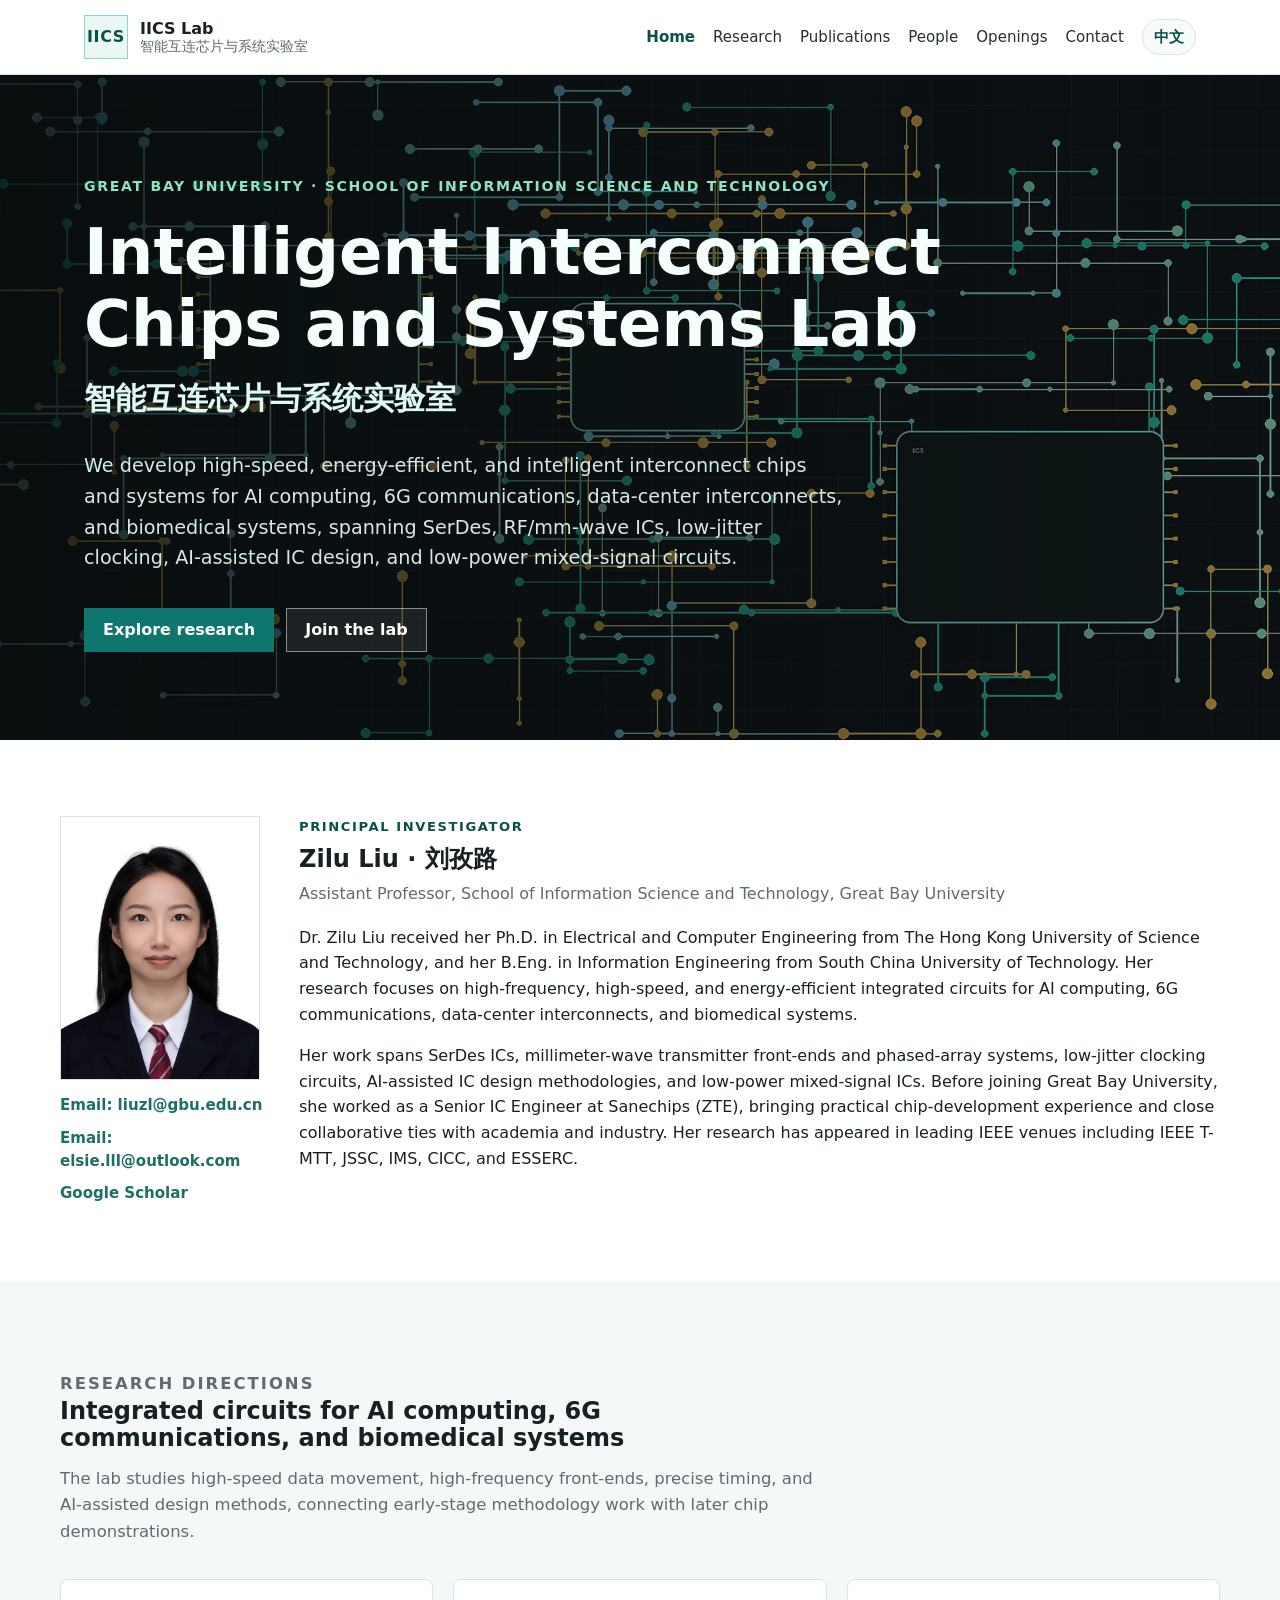
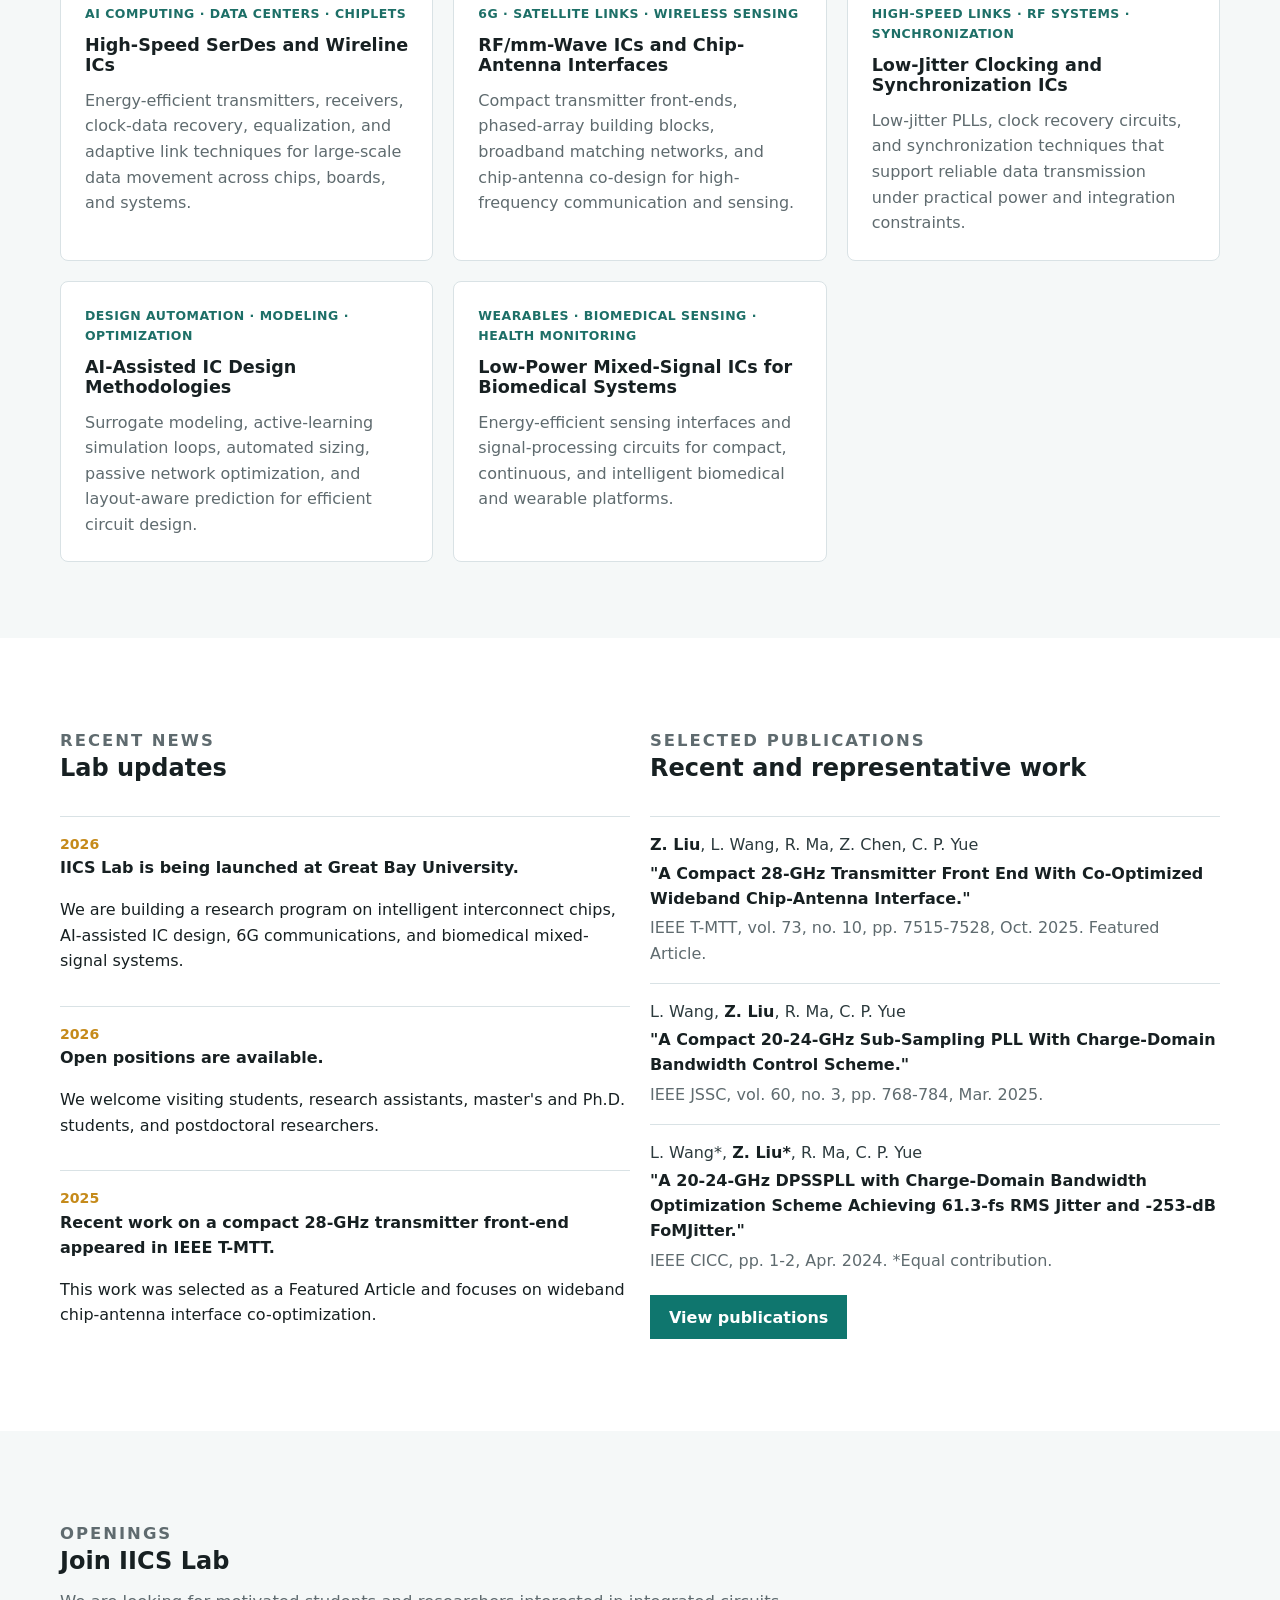
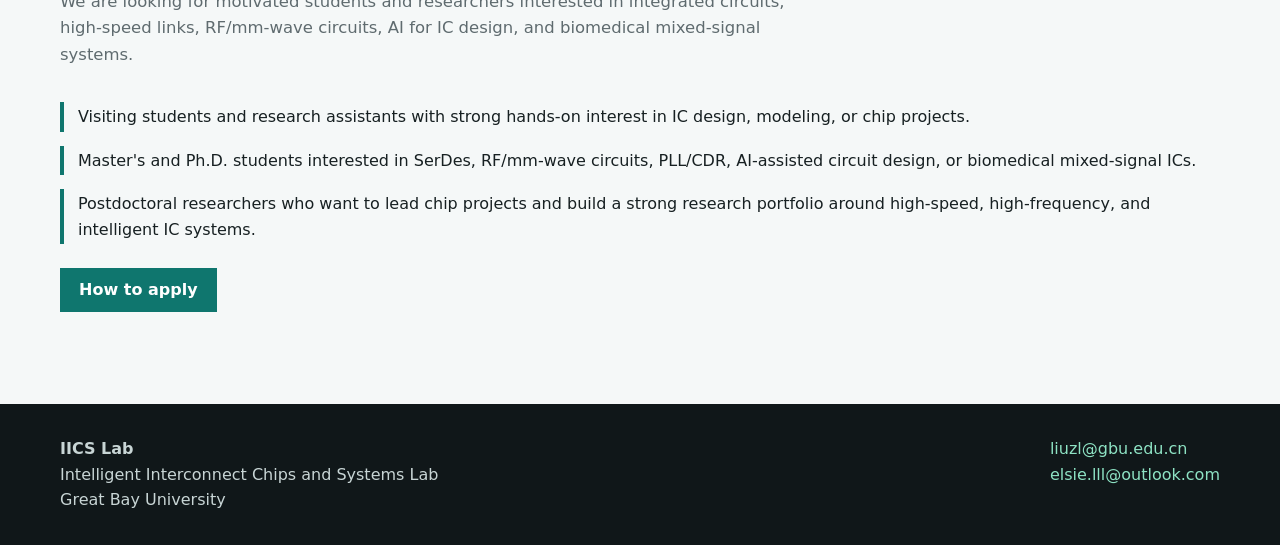
<file: index.html>
<!doctype html>
<html lang="en">
<head>
  <meta charset="utf-8">
  <meta name="viewport" content="width=device-width, initial-scale=1">
  <meta name="description" content="Intelligent Interconnect Chips and Systems Lab at Great Bay University. High-speed SerDes, RF/mm-wave ICs, low-jitter clocking, AI-assisted IC design, and biomedical mixed-signal systems.">
  <title>IICS Lab | Intelligent Interconnect Chips and Systems Lab</title>
  <link rel="alternate" hreflang="en" href="index.html">
  <link rel="alternate" hreflang="zh-CN" href="zh/index.html">
  <link rel="stylesheet" href="assets/css/styles.css">
</head>
<body>
  <header class="site-header">
    <nav class="nav" aria-label="Primary navigation">
      <a class="brand" href="index.html" aria-label="IICS Lab home">
        <span class="brand-mark">IICS</span>
        <span class="brand-text">
          <strong>IICS Lab</strong>
          <span>智能互连芯片与系统实验室</span>
        </span>
      </a>
      <div class="nav-links">
        <a href="index.html" aria-current="page">Home</a>
        <a href="research.html">Research</a>
        <a href="publications.html">Publications</a>
        <a href="people.html">People</a>
        <a href="openings.html">Openings</a>
        <a href="contact.html">Contact</a>
        <a class="language-link" href="zh/index.html" hreflang="zh-CN">中文</a>
      </div>
    </nav>
  </header>

  <main>
    <section class="hero">
      <div class="hero-inner">
        <p class="eyebrow">Great Bay University · School of Information Science and Technology</p>
        <h1>Intelligent Interconnect Chips and Systems Lab</h1>
        <div class="cn-name">智能互连芯片与系统实验室</div>
        <p class="hero-lede">
          We develop high-speed, energy-efficient, and intelligent interconnect chips and systems for AI computing, 6G communications, data-center interconnects, and biomedical systems, spanning SerDes, RF/mm-wave ICs, low-jitter clocking, AI-assisted IC design, and low-power mixed-signal circuits.
        </p>
        <div class="hero-actions">
          <a class="button" href="research.html">Explore research</a>
          <a class="button secondary" href="openings.html">Join the lab</a>
        </div>
      </div>
    </section>

    <section class="section">
      <div class="section-inner split home-pi-section">
        <div class="home-pi-media">
          <img class="pi-photo home-pi-photo" src="assets/img/zilu-liu-headshot.webp" alt="Zilu Liu headshot" loading="lazy" decoding="async">
          <div class="profile-contact home-contact">
            <a href="mailto:liuzl@gbu.edu.cn">Email: liuzl@gbu.edu.cn</a>
            <a href="mailto:elsie.lll@outlook.com">Email: elsie.lll@outlook.com</a>
            <a href="https://scholar.google.com/citations?user=8HfOsw4AAAAJ&amp;hl=en&amp;oi=ao">Google Scholar</a>
          </div>
        </div>
        <div class="bio-block">
          <p class="kicker">Principal Investigator</p>
          <h2>Zilu Liu · 刘孜路</h2>
          <p class="bio-meta">Assistant Professor, School of Information Science and Technology, Great Bay University</p>
          <p>
            Dr. Zilu Liu received her Ph.D. in Electrical and Computer Engineering from The Hong Kong University of Science and Technology, and her B.Eng. in Information Engineering from South China University of Technology. Her research focuses on high-frequency, high-speed, and energy-efficient integrated circuits for AI computing, 6G communications, data-center interconnects, and biomedical systems.
          </p>
          <p>
            Her work spans SerDes ICs, millimeter-wave transmitter front-ends and phased-array systems, low-jitter clocking circuits, AI-assisted IC design methodologies, and low-power mixed-signal ICs. Before joining Great Bay University, she worked as a Senior IC Engineer at Sanechips (ZTE), bringing practical chip-development experience and close collaborative ties with academia and industry. Her research has appeared in leading IEEE venues including IEEE T-MTT, JSSC, IMS, CICC, and ESSERC.
          </p>
        </div>
      </div>
    </section>

    <section class="section alt">
      <div class="section-inner">
        <div class="section-heading">
          <p class="kicker">Research Directions</p>
          <h2>Integrated circuits for AI computing, 6G communications, and biomedical systems</h2>
          <p>
            The lab studies high-speed data movement, high-frequency front-ends, precise timing, and AI-assisted design methods, connecting early-stage methodology work with later chip demonstrations.
          </p>
        </div>
        <div class="grid three">
          <article class="card research-card">
            <p class="card-kicker">AI computing &middot; Data centers &middot; Chiplets</p>
            <h3>High-Speed SerDes and Wireline ICs</h3>
            <p>Energy-efficient transmitters, receivers, clock-data recovery, equalization, and adaptive link techniques for large-scale data movement across chips, boards, and systems.</p>
          </article>
          <article class="card research-card">
            <p class="card-kicker">6G &middot; Satellite links &middot; Wireless sensing</p>
            <h3>RF/mm-Wave ICs and Chip-Antenna Interfaces</h3>
            <p>Compact transmitter front-ends, phased-array building blocks, broadband matching networks, and chip-antenna co-design for high-frequency communication and sensing.</p>
          </article>
          <article class="card research-card">
            <p class="card-kicker">High-speed links &middot; RF systems &middot; Synchronization</p>
            <h3>Low-Jitter Clocking and Synchronization ICs</h3>
            <p>Low-jitter PLLs, clock recovery circuits, and synchronization techniques that support reliable data transmission under practical power and integration constraints.</p>
          </article>
          <article class="card research-card">
            <p class="card-kicker">Design automation &middot; Modeling &middot; Optimization</p>
            <h3>AI-Assisted IC Design Methodologies</h3>
            <p>Surrogate modeling, active-learning simulation loops, automated sizing, passive network optimization, and layout-aware prediction for efficient circuit design.</p>
          </article>
          <article class="card research-card">
            <p class="card-kicker">Wearables &middot; Biomedical sensing &middot; Health monitoring</p>
            <h3>Low-Power Mixed-Signal ICs for Biomedical Systems</h3>
            <p>Energy-efficient sensing interfaces and signal-processing circuits for compact, continuous, and intelligent biomedical and wearable platforms.</p>
          </article>
        </div>
      </div>
    </section>

    <section class="section">
      <div class="section-inner grid two">
        <div>
          <div class="section-heading">
            <p class="kicker">Recent News</p>
            <h2>Lab updates</h2>
          </div>
          <ul class="news-list">
            <li class="news-item">
              <div class="news-date">2026</div>
              <strong>IICS Lab is being launched at Great Bay University.</strong>
              <p>We are building a research program on intelligent interconnect chips, AI-assisted IC design, 6G communications, and biomedical mixed-signal systems.</p>
            </li>
            <li class="news-item">
              <div class="news-date">2026</div>
              <strong>Open positions are available.</strong>
              <p>We welcome visiting students, research assistants, master's and Ph.D. students, and postdoctoral researchers.</p>
            </li>
            <li class="news-item">
              <div class="news-date">2025</div>
              <strong>Recent work on a compact 28-GHz transmitter front-end appeared in IEEE T-MTT.</strong>
              <p>This work was selected as a Featured Article and focuses on wideband chip-antenna interface co-optimization.</p>
            </li>
          </ul>
        </div>
        <div>
          <div class="section-heading">
            <p class="kicker">Selected Publications</p>
            <h2>Recent and representative work</h2>
          </div>
          <ol class="pub-list">
            <li class="pub-item">
              <div class="pub-authors"><strong>Z. Liu</strong>, L. Wang, R. Ma, Z. Chen, C. P. Yue</div>
              <div class="pub-title">"A Compact 28-GHz Transmitter Front End With Co-Optimized Wideband Chip-Antenna Interface."</div>
              <div class="pub-meta">IEEE T-MTT, vol. 73, no. 10, pp. 7515-7528, Oct. 2025. Featured Article.</div>
            </li>
            <li class="pub-item">
              <div class="pub-authors">L. Wang, <strong>Z. Liu</strong>, R. Ma, C. P. Yue</div>
              <div class="pub-title">"A Compact 20-24-GHz Sub-Sampling PLL With Charge-Domain Bandwidth Control Scheme."</div>
              <div class="pub-meta">IEEE JSSC, vol. 60, no. 3, pp. 768-784, Mar. 2025.</div>
            </li>
            <li class="pub-item">
              <div class="pub-authors">L. Wang*, <strong>Z. Liu*</strong>, R. Ma, C. P. Yue</div>
              <div class="pub-title">"A 20-24-GHz DPSSPLL with Charge-Domain Bandwidth Optimization Scheme Achieving 61.3-fs RMS Jitter and -253-dB FoMJitter."</div>
              <div class="pub-meta">IEEE CICC, pp. 1-2, Apr. 2024. *Equal contribution.</div>
            </li>
          </ol>
          <p style="margin-top: 22px;"><a class="button" href="publications.html">View publications</a></p>
        </div>
      </div>
    </section>

    <section class="section alt">
      <div class="section-inner">
        <div class="section-heading">
          <p class="kicker">Openings</p>
          <h2>Join IICS Lab</h2>
          <p>
            We are looking for motivated students and researchers interested in integrated circuits, high-speed links, RF/mm-wave circuits, AI for IC design, and biomedical mixed-signal systems.
          </p>
        </div>
        <ul class="feature-list">
          <li>Visiting students and research assistants with strong hands-on interest in IC design, modeling, or chip projects.</li>
          <li>Master's and Ph.D. students interested in SerDes, RF/mm-wave circuits, PLL/CDR, AI-assisted circuit design, or biomedical mixed-signal ICs.</li>
          <li>Postdoctoral researchers who want to lead chip projects and build a strong research portfolio around high-speed, high-frequency, and intelligent IC systems.</li>
        </ul>
        <p style="margin-top: 24px;"><a class="button" href="openings.html">How to apply</a></p>
      </div>
    </section>
  </main>

  <footer class="footer">
    <div class="footer-inner">
      <div>
        <strong>IICS Lab</strong><br>
        Intelligent Interconnect Chips and Systems Lab<br>
        Great Bay University
      </div>
      <div>
        <a href="mailto:liuzl@gbu.edu.cn">liuzl@gbu.edu.cn</a><br>
        <a href="mailto:elsie.lll@outlook.com">elsie.lll@outlook.com</a>
      </div>
    </div>
  </footer>
</body>
</html>
</file>
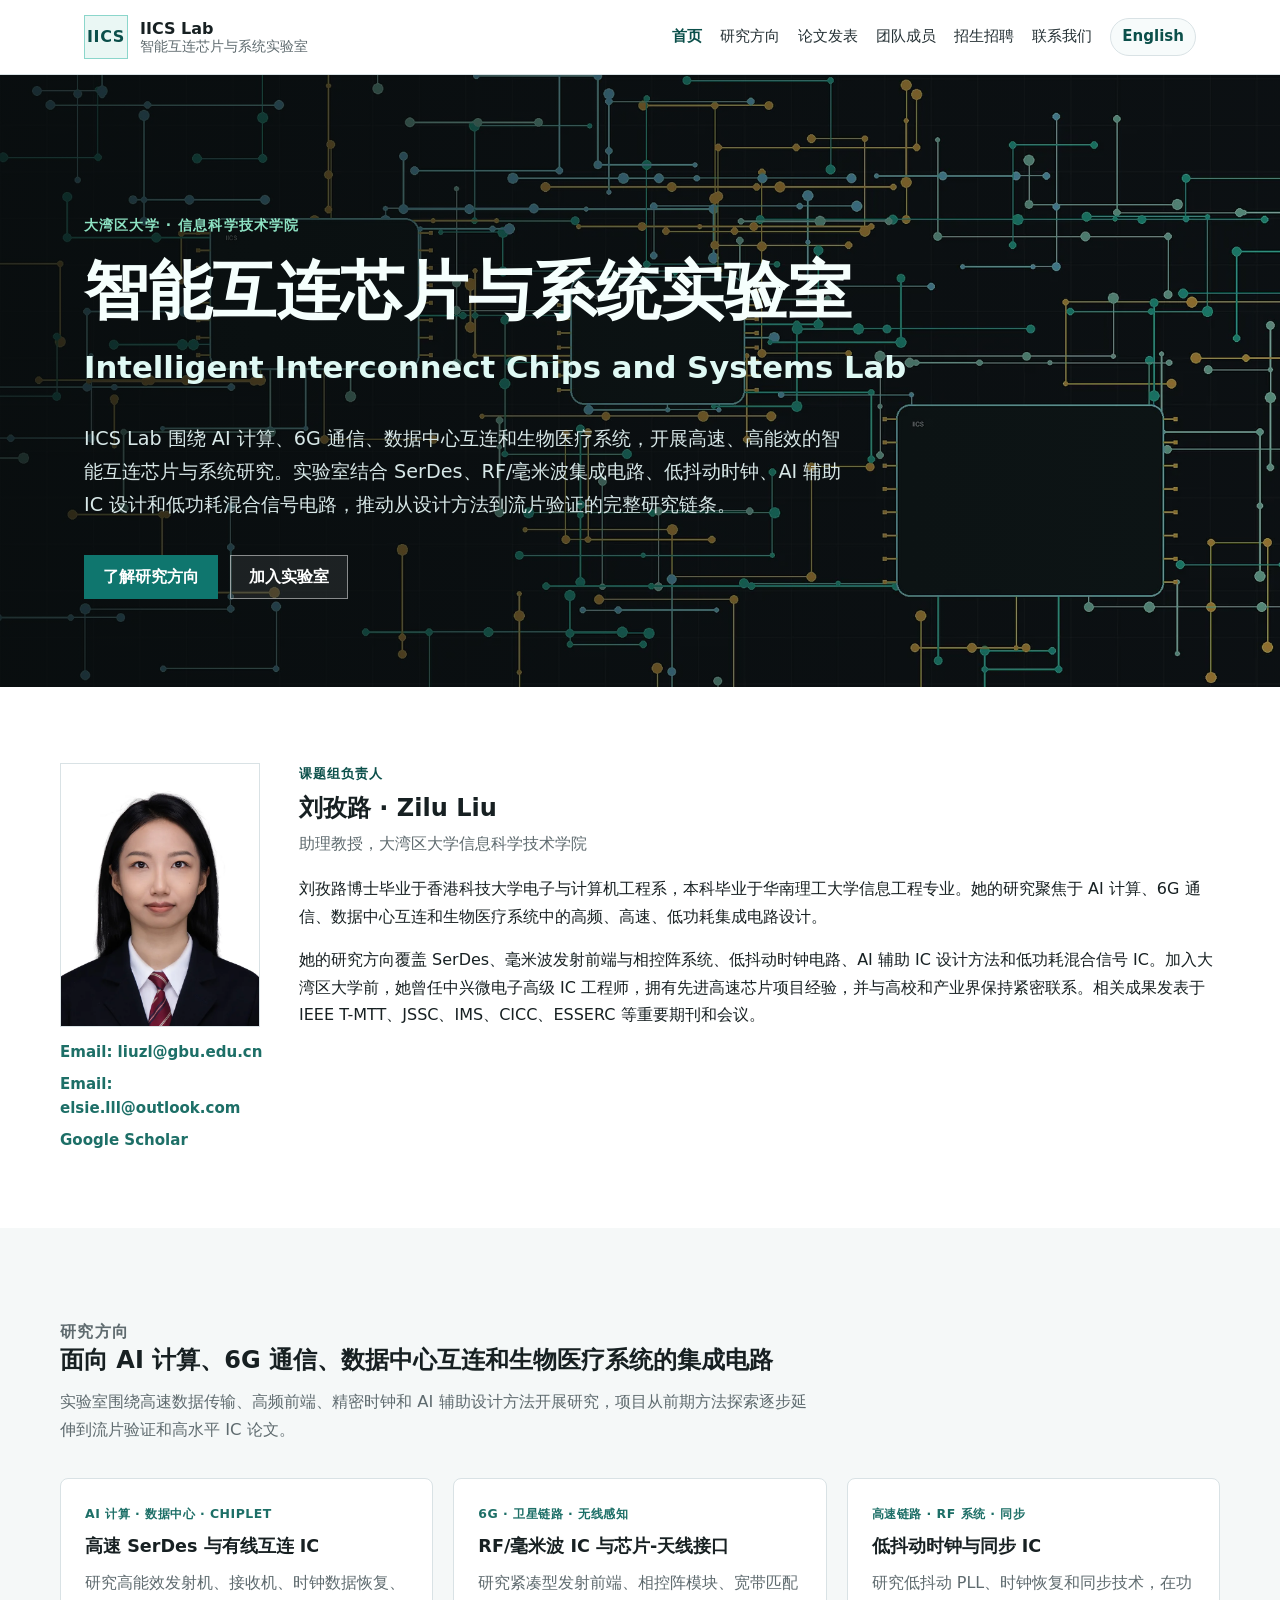
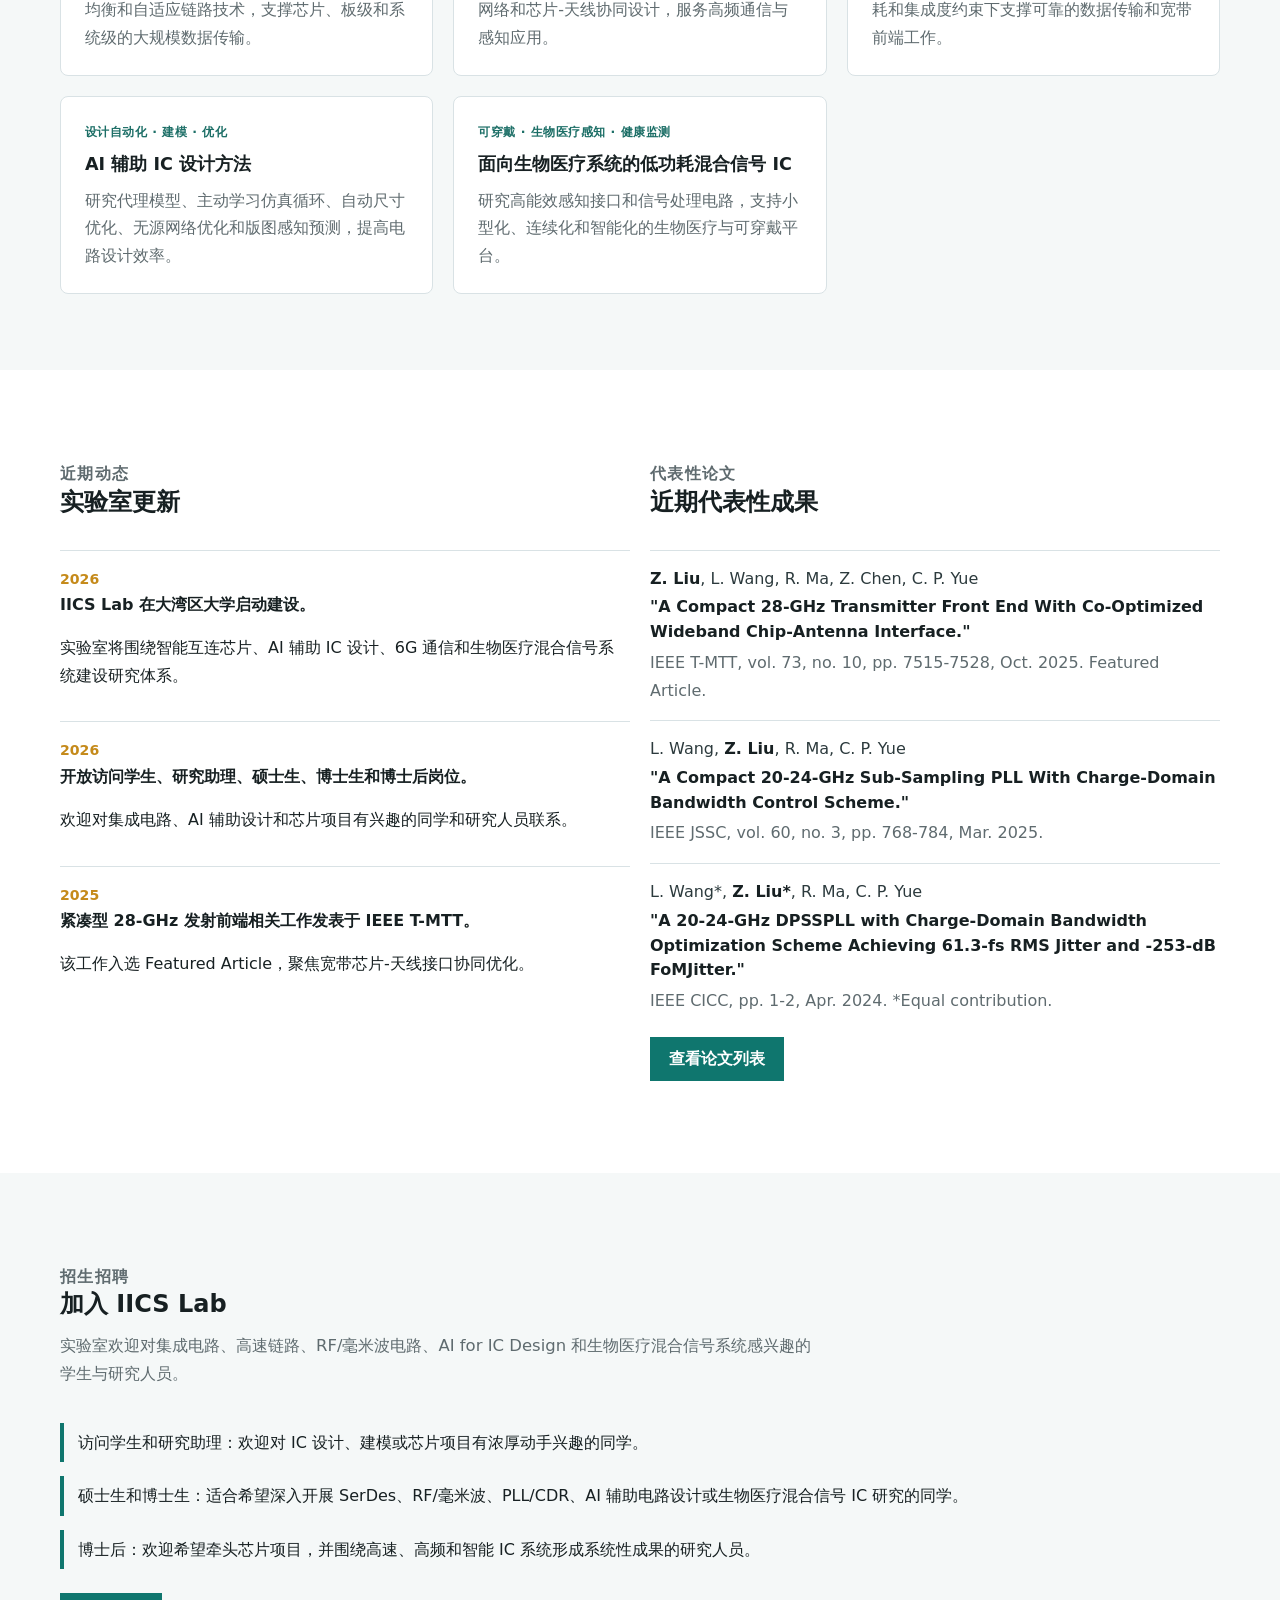
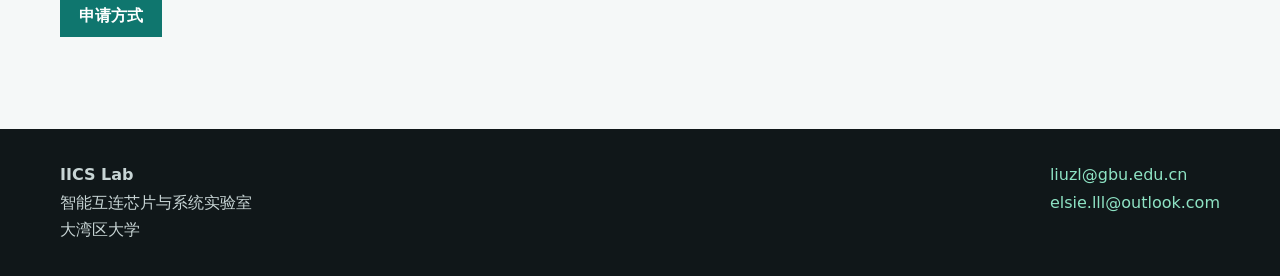
<file: zh/index.html>
<!doctype html>
<html lang="zh-CN">
<head>
  <meta charset="utf-8">
  <meta name="viewport" content="width=device-width, initial-scale=1">
  <meta name="description" content="大湾区大学信息科学技术学院智能互连芯片与系统实验室，研究高速 SerDes、RF/毫米波集成电路、低抖动时钟、AI 辅助 IC 设计和生物医疗混合信号系统。">
  <title>智能互连芯片与系统实验室 | IICS Lab</title>
  <link rel="alternate" hreflang="en" href="../index.html">
  <link rel="alternate" hreflang="zh-CN" href="index.html">
  <link rel="stylesheet" href="../assets/css/styles.css">
</head>
<body>
  <header class="site-header">
    <nav class="nav" aria-label="主导航">
      <a class="brand" href="index.html" aria-label="IICS Lab 首页">
        <span class="brand-mark">IICS</span>
        <span class="brand-text">
          <strong>IICS Lab</strong>
          <span>智能互连芯片与系统实验室</span>
        </span>
      </a>
      <div class="nav-links">
        <a href="index.html" aria-current="page">首页</a>
    <a href="research.html">研究方向</a>
    <a href="publications.html">论文发表</a>
    <a href="people.html">团队成员</a>
    <a href="openings.html">招生招聘</a>
    <a href="contact.html">联系我们</a>
    <a class="language-link" href="../index.html" hreflang="en">English</a>
      </div>
    </nav>
  </header>
<main>
  <section class="hero">
    <div class="hero-inner">
      <p class="eyebrow">大湾区大学 · 信息科学技术学院</p>
      <h1>智能互连芯片与系统实验室</h1>
      <div class="cn-name">Intelligent Interconnect Chips and Systems Lab</div>
      <p class="hero-lede">
        IICS Lab 围绕 AI 计算、6G 通信、数据中心互连和生物医疗系统，开展高速、高能效的智能互连芯片与系统研究。实验室结合 SerDes、RF/毫米波集成电路、低抖动时钟、AI 辅助 IC 设计和低功耗混合信号电路，推动从设计方法到流片验证的完整研究链条。
      </p>
      <div class="hero-actions">
        <a class="button" href="research.html">了解研究方向</a>
        <a class="button secondary" href="openings.html">加入实验室</a>
      </div>
    </div>
  </section>

  <section class="section">
    <div class="section-inner split home-pi-section">
      <div class="home-pi-media">
        <img class="pi-photo home-pi-photo" src="../assets/img/zilu-liu-headshot.webp" alt="刘孜路照片" loading="lazy" decoding="async">
        <div class="profile-contact home-contact">
          <a href="mailto:liuzl@gbu.edu.cn">Email: liuzl@gbu.edu.cn</a>
          <a href="mailto:elsie.lll@outlook.com">Email: elsie.lll@outlook.com</a>
          <a href="https://scholar.google.com/citations?user=8HfOsw4AAAAJ&amp;hl=en&amp;oi=ao">Google Scholar</a>
        </div>
      </div>
      <div class="bio-block">
        <p class="kicker">课题组负责人</p>
        <h2>刘孜路 · Zilu Liu</h2>
        <p class="bio-meta">助理教授，大湾区大学信息科学技术学院</p>
        <p>
          刘孜路博士毕业于香港科技大学电子与计算机工程系，本科毕业于华南理工大学信息工程专业。她的研究聚焦于 AI 计算、6G 通信、数据中心互连和生物医疗系统中的高频、高速、低功耗集成电路设计。
        </p>
        <p>
          她的研究方向覆盖 SerDes、毫米波发射前端与相控阵系统、低抖动时钟电路、AI 辅助 IC 设计方法和低功耗混合信号 IC。加入大湾区大学前，她曾任中兴微电子高级 IC 工程师，拥有先进高速芯片项目经验，并与高校和产业界保持紧密联系。相关成果发表于 IEEE T-MTT、JSSC、IMS、CICC、ESSERC 等重要期刊和会议。
        </p>
      </div>
    </div>
  </section>

  <section class="section alt">
    <div class="section-inner">
      <div class="section-heading">
        <p class="kicker">研究方向</p>
        <h2>面向 AI 计算、6G 通信、数据中心互连和生物医疗系统的集成电路</h2>
        <p>
          实验室围绕高速数据传输、高频前端、精密时钟和 AI 辅助设计方法开展研究，项目从前期方法探索逐步延伸到流片验证和高水平 IC 论文。
        </p>
      </div>
      <div class="grid three">
        <article class="card research-card">
          <p class="card-kicker">AI 计算 &middot; 数据中心 &middot; Chiplet</p>
          <h3>高速 SerDes 与有线互连 IC</h3>
          <p>研究高能效发射机、接收机、时钟数据恢复、均衡和自适应链路技术，支撑芯片、板级和系统级的大规模数据传输。</p>
        </article>
        <article class="card research-card">
          <p class="card-kicker">6G &middot; 卫星链路 &middot; 无线感知</p>
          <h3>RF/毫米波 IC 与芯片-天线接口</h3>
          <p>研究紧凑型发射前端、相控阵模块、宽带匹配网络和芯片-天线协同设计，服务高频通信与感知应用。</p>
        </article>
        <article class="card research-card">
          <p class="card-kicker">高速链路 &middot; RF 系统 &middot; 同步</p>
          <h3>低抖动时钟与同步 IC</h3>
          <p>研究低抖动 PLL、时钟恢复和同步技术，在功耗和集成度约束下支撑可靠的数据传输和宽带前端工作。</p>
        </article>
        <article class="card research-card">
          <p class="card-kicker">设计自动化 &middot; 建模 &middot; 优化</p>
          <h3>AI 辅助 IC 设计方法</h3>
          <p>研究代理模型、主动学习仿真循环、自动尺寸优化、无源网络优化和版图感知预测，提高电路设计效率。</p>
        </article>
        <article class="card research-card">
          <p class="card-kicker">可穿戴 &middot; 生物医疗感知 &middot; 健康监测</p>
          <h3>面向生物医疗系统的低功耗混合信号 IC</h3>
          <p>研究高能效感知接口和信号处理电路，支持小型化、连续化和智能化的生物医疗与可穿戴平台。</p>
        </article>
      </div>
    </div>
  </section>

  <section class="section">
    <div class="section-inner grid two">
      <div>
        <div class="section-heading">
          <p class="kicker">近期动态</p>
          <h2>实验室更新</h2>
        </div>
        <ul class="news-list">
          <li class="news-item">
            <div class="news-date">2026</div>
            <strong>IICS Lab 在大湾区大学启动建设。</strong>
            <p>实验室将围绕智能互连芯片、AI 辅助 IC 设计、6G 通信和生物医疗混合信号系统建设研究体系。</p>
          </li>
          <li class="news-item">
            <div class="news-date">2026</div>
            <strong>开放访问学生、研究助理、硕士生、博士生和博士后岗位。</strong>
            <p>欢迎对集成电路、AI 辅助设计和芯片项目有兴趣的同学和研究人员联系。</p>
          </li>
          <li class="news-item">
            <div class="news-date">2025</div>
            <strong>紧凑型 28-GHz 发射前端相关工作发表于 IEEE T-MTT。</strong>
            <p>该工作入选 Featured Article，聚焦宽带芯片-天线接口协同优化。</p>
          </li>
        </ul>
      </div>
      <div>
        <div class="section-heading">
          <p class="kicker">代表性论文</p>
          <h2>近期代表性成果</h2>
        </div>
<ol class="pub-list">
  <li class="pub-item">
    <div class="pub-authors"><strong>Z. Liu</strong>, L. Wang, R. Ma, Z. Chen, C. P. Yue</div>
    <div class="pub-title">"A Compact 28-GHz Transmitter Front End With Co-Optimized Wideband Chip-Antenna Interface."</div>
    <div class="pub-meta">IEEE T-MTT, vol. 73, no. 10, pp. 7515-7528, Oct. 2025. Featured Article.</div>
  </li>
  <li class="pub-item">
    <div class="pub-authors">L. Wang, <strong>Z. Liu</strong>, R. Ma, C. P. Yue</div>
    <div class="pub-title">"A Compact 20-24-GHz Sub-Sampling PLL With Charge-Domain Bandwidth Control Scheme."</div>
    <div class="pub-meta">IEEE JSSC, vol. 60, no. 3, pp. 768-784, Mar. 2025.</div>
  </li>
  <li class="pub-item">
    <div class="pub-authors">L. Wang*, <strong>Z. Liu*</strong>, R. Ma, C. P. Yue</div>
    <div class="pub-title">"A 20-24-GHz DPSSPLL with Charge-Domain Bandwidth Optimization Scheme Achieving 61.3-fs RMS Jitter and -253-dB FoMJitter."</div>
    <div class="pub-meta">IEEE CICC, pp. 1-2, Apr. 2024. *Equal contribution.</div>
  </li>
</ol>
        <p style="margin-top: 22px;"><a class="button" href="publications.html">查看论文列表</a></p>
      </div>
    </div>
  </section>

  <section class="section alt">
    <div class="section-inner">
      <div class="section-heading">
        <p class="kicker">招生招聘</p>
        <h2>加入 IICS Lab</h2>
        <p>
          实验室欢迎对集成电路、高速链路、RF/毫米波电路、AI for IC Design 和生物医疗混合信号系统感兴趣的学生与研究人员。
        </p>
      </div>
      <ul class="feature-list">
        <li>访问学生和研究助理：欢迎对 IC 设计、建模或芯片项目有浓厚动手兴趣的同学。</li>
        <li>硕士生和博士生：适合希望深入开展 SerDes、RF/毫米波、PLL/CDR、AI 辅助电路设计或生物医疗混合信号 IC 研究的同学。</li>
        <li>博士后：欢迎希望牵头芯片项目，并围绕高速、高频和智能 IC 系统形成系统性成果的研究人员。</li>
      </ul>
      <p style="margin-top: 24px;"><a class="button" href="openings.html">申请方式</a></p>
    </div>
  </section>
</main>
  <footer class="footer">
    <div class="footer-inner">
      <div>
        <strong>IICS Lab</strong><br>
        智能互连芯片与系统实验室<br>
        大湾区大学
      </div>
      <div>
        <a href="mailto:liuzl@gbu.edu.cn">liuzl@gbu.edu.cn</a><br>
        <a href="mailto:elsie.lll@outlook.com">elsie.lll@outlook.com</a>
      </div>
    </div>
  </footer>
</body>
</html>
</file>
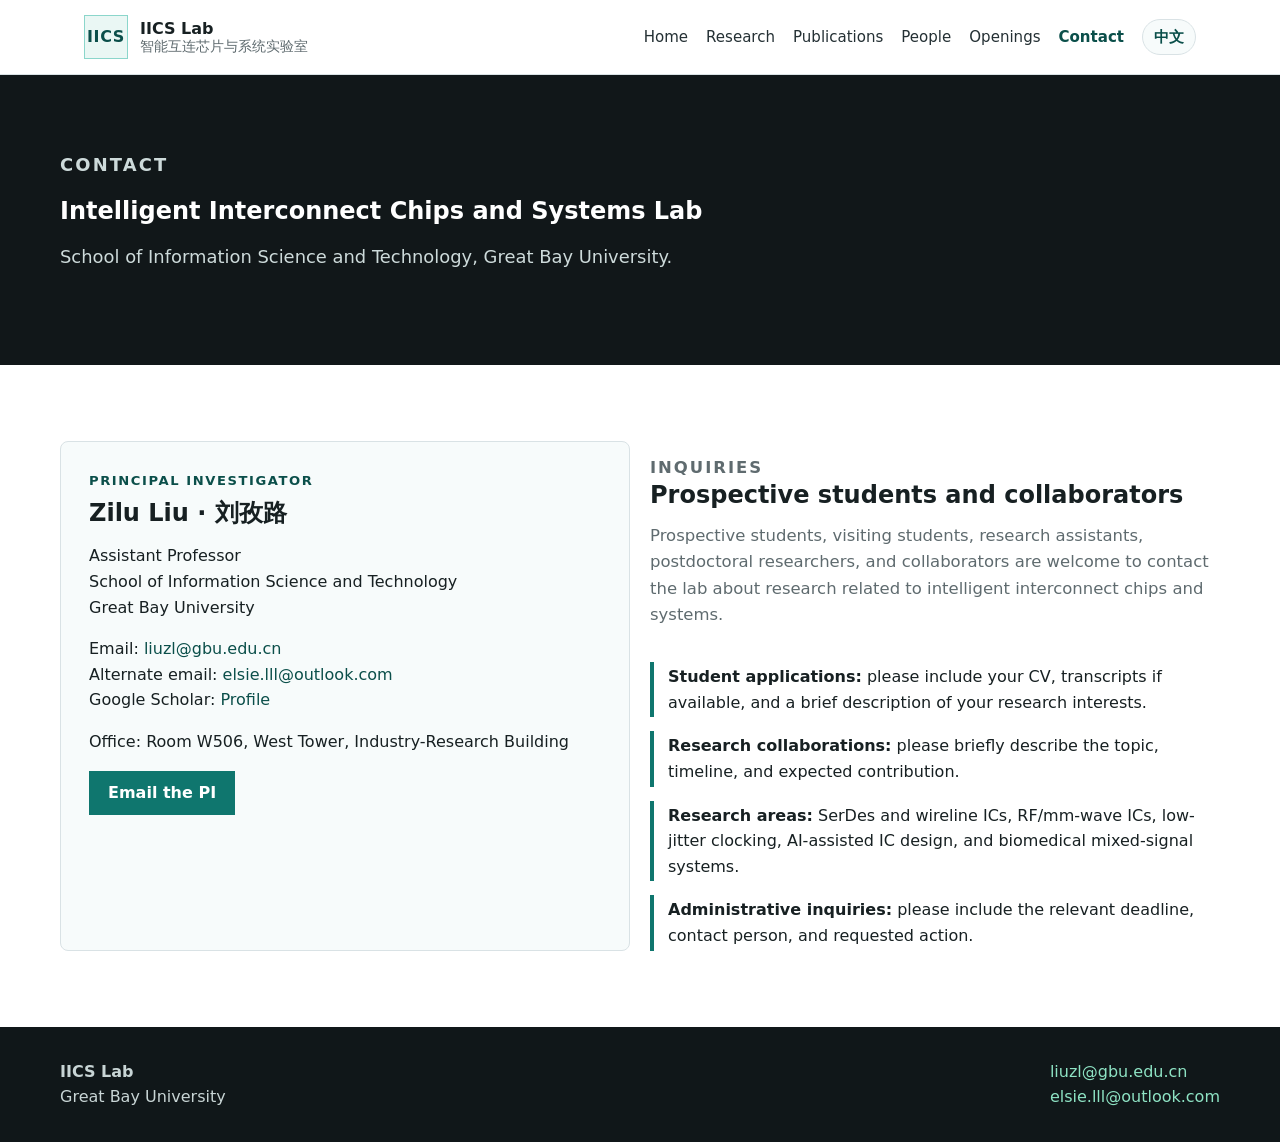
<file: contact.html>
<!doctype html>
<html lang="en">
<head>
  <meta charset="utf-8">
  <meta name="viewport" content="width=device-width, initial-scale=1">
  <title>Contact | IICS Lab</title>
  <link rel="alternate" hreflang="en" href="contact.html">
  <link rel="alternate" hreflang="zh-CN" href="zh/contact.html">
  <link rel="stylesheet" href="assets/css/styles.css">
</head>
<body>
  <header class="site-header">
    <nav class="nav" aria-label="Primary navigation">
      <a class="brand" href="index.html">
        <span class="brand-mark">IICS</span>
        <span class="brand-text"><strong>IICS Lab</strong><span>智能互连芯片与系统实验室</span></span>
      </a>
      <div class="nav-links">
        <a href="index.html">Home</a>
        <a href="research.html">Research</a>
        <a href="publications.html">Publications</a>
        <a href="people.html">People</a>
        <a href="openings.html">Openings</a>
        <a href="contact.html" aria-current="page">Contact</a>
        <a class="language-link" href="zh/contact.html" hreflang="zh-CN">中文</a>
      </div>
    </nav>
  </header>

  <main>
    <section class="page-hero">
      <div class="section-inner">
        <p class="eyebrow">Contact</p>
        <h1>Intelligent Interconnect Chips and Systems Lab</h1>
        <p>School of Information Science and Technology, Great Bay University.</p>
      </div>
    </section>

    <section class="section">
      <div class="section-inner grid two">
        <div class="contact-panel">
          <p class="kicker">Principal Investigator</p>
          <h2>Zilu Liu · 刘孜路</h2>
          <p>Assistant Professor<br>School of Information Science and Technology<br>Great Bay University</p>
          <p>
            Email: <a href="mailto:liuzl@gbu.edu.cn">liuzl@gbu.edu.cn</a><br>
            Alternate email: <a href="mailto:elsie.lll@outlook.com">elsie.lll@outlook.com</a><br>
            Google Scholar: <a href="https://scholar.google.com/citations?user=8HfOsw4AAAAJ&amp;hl=en&amp;oi=ao">Profile</a>
          </p>
          <p>
            Office: Room W506, West Tower, Industry-Research Building
          </p>
          <p>
            <a class="button" href="mailto:liuzl@gbu.edu.cn">Email the PI</a>
          </p>
        </div>
        <div>
          <div class="section-heading">
            <p class="kicker">Inquiries</p>
            <h2>Prospective students and collaborators</h2>
            <p>
              Prospective students, visiting students, research assistants, postdoctoral researchers, and collaborators are welcome to contact the lab about research related to intelligent interconnect chips and systems.
            </p>
          </div>
          <ul class="feature-list">
            <li><strong>Student applications:</strong> please include your CV, transcripts if available, and a brief description of your research interests.</li>
            <li><strong>Research collaborations:</strong> please briefly describe the topic, timeline, and expected contribution.</li>
            <li><strong>Research areas:</strong> SerDes and wireline ICs, RF/mm-wave ICs, low-jitter clocking, AI-assisted IC design, and biomedical mixed-signal systems.</li>
            <li><strong>Administrative inquiries:</strong> please include the relevant deadline, contact person, and requested action.</li>
          </ul>
        </div>
      </div>
    </section>
  </main>

  <footer class="footer">
    <div class="footer-inner">
      <div><strong>IICS Lab</strong><br>Great Bay University</div>
      <div>
        <a href="mailto:liuzl@gbu.edu.cn">liuzl@gbu.edu.cn</a><br>
        <a href="mailto:elsie.lll@outlook.com">elsie.lll@outlook.com</a>
      </div>
    </div>
  </footer>
</body>
</html>
</file>
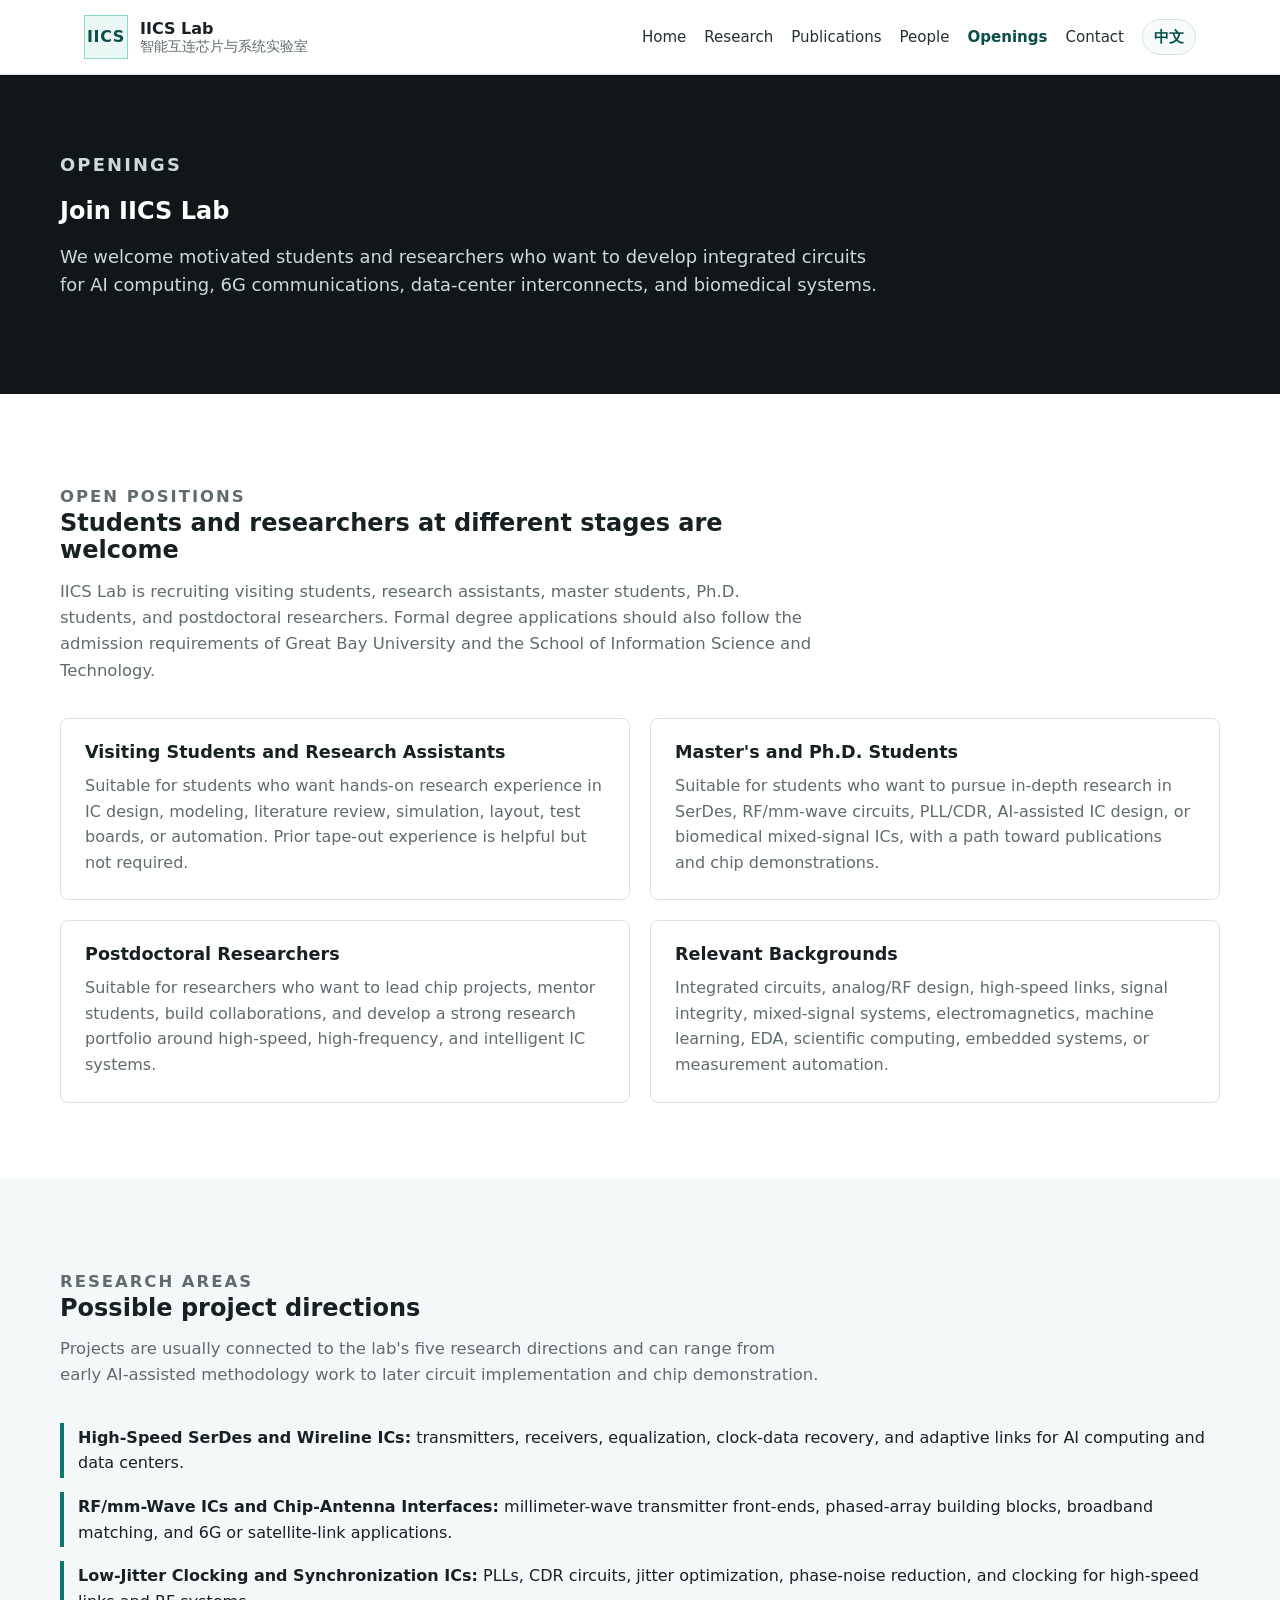
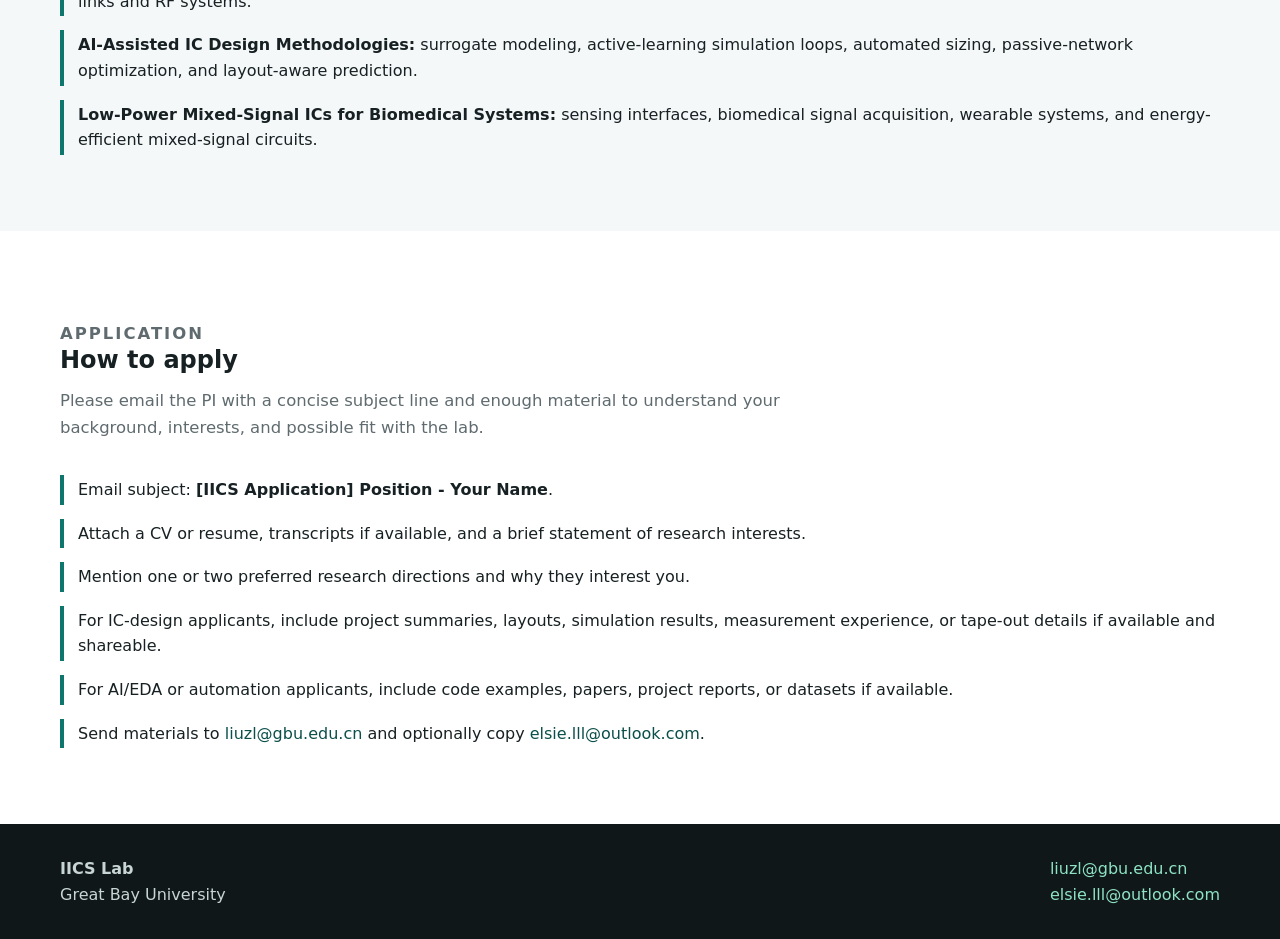
<file: openings.html>
<!doctype html>
<html lang="en">
<head>
  <meta charset="utf-8">
  <meta name="viewport" content="width=device-width, initial-scale=1">
  <title>Openings | IICS Lab</title>
  <link rel="alternate" hreflang="en" href="openings.html">
  <link rel="alternate" hreflang="zh-CN" href="zh/openings.html">
  <link rel="stylesheet" href="assets/css/styles.css">
</head>
<body>
  <header class="site-header">
    <nav class="nav" aria-label="Primary navigation">
      <a class="brand" href="index.html">
        <span class="brand-mark">IICS</span>
        <span class="brand-text"><strong>IICS Lab</strong><span>智能互连芯片与系统实验室</span></span>
      </a>
      <div class="nav-links">
        <a href="index.html">Home</a>
        <a href="research.html">Research</a>
        <a href="publications.html">Publications</a>
        <a href="people.html">People</a>
        <a href="openings.html" aria-current="page">Openings</a>
        <a href="contact.html">Contact</a>
        <a class="language-link" href="zh/openings.html" hreflang="zh-CN">中文</a>
      </div>
    </nav>
  </header>

  <main>
    <section class="page-hero">
      <div class="section-inner">
        <p class="eyebrow">Openings</p>
        <h1>Join IICS Lab</h1>
        <p>
          We welcome motivated students and researchers who want to develop integrated circuits for AI computing, 6G communications, data-center interconnects, and biomedical systems.
        </p>
      </div>
    </section>

    <section class="section">
      <div class="section-inner">
        <div class="section-heading">
          <p class="kicker">Open Positions</p>
          <h2>Students and researchers at different stages are welcome</h2>
          <p>
            IICS Lab is recruiting visiting students, research assistants, master students, Ph.D. students, and postdoctoral researchers. Formal degree applications should also follow the admission requirements of Great Bay University and the School of Information Science and Technology.
          </p>
        </div>
        <div class="grid two">
          <article class="card">
            <h3>Visiting Students and Research Assistants</h3>
            <p>
              Suitable for students who want hands-on research experience in IC design, modeling, literature review, simulation, layout, test boards, or automation. Prior tape-out experience is helpful but not required.
            </p>
          </article>
          <article class="card">
            <h3>Master's and Ph.D. Students</h3>
            <p>
              Suitable for students who want to pursue in-depth research in SerDes, RF/mm-wave circuits, PLL/CDR, AI-assisted IC design, or biomedical mixed-signal ICs, with a path toward publications and chip demonstrations.
            </p>
          </article>
          <article class="card">
            <h3>Postdoctoral Researchers</h3>
            <p>
              Suitable for researchers who want to lead chip projects, mentor students, build collaborations, and develop a strong research portfolio around high-speed, high-frequency, and intelligent IC systems.
            </p>
          </article>
          <article class="card">
            <h3>Relevant Backgrounds</h3>
            <p>
              Integrated circuits, analog/RF design, high-speed links, signal integrity, mixed-signal systems, electromagnetics, machine learning, EDA, scientific computing, embedded systems, or measurement automation.
            </p>
          </article>
        </div>
      </div>
    </section>

    <section class="section alt">
      <div class="section-inner">
        <div class="section-heading">
          <p class="kicker">Research Areas</p>
          <h2>Possible project directions</h2>
          <p>
            Projects are usually connected to the lab's five research directions and can range from early AI-assisted methodology work to later circuit implementation and chip demonstration.
          </p>
        </div>
        <ul class="feature-list">
          <li><strong>High-Speed SerDes and Wireline ICs:</strong> transmitters, receivers, equalization, clock-data recovery, and adaptive links for AI computing and data centers.</li>
          <li><strong>RF/mm-Wave ICs and Chip-Antenna Interfaces:</strong> millimeter-wave transmitter front-ends, phased-array building blocks, broadband matching, and 6G or satellite-link applications.</li>
          <li><strong>Low-Jitter Clocking and Synchronization ICs:</strong> PLLs, CDR circuits, jitter optimization, phase-noise reduction, and clocking for high-speed links and RF systems.</li>
          <li><strong>AI-Assisted IC Design Methodologies:</strong> surrogate modeling, active-learning simulation loops, automated sizing, passive-network optimization, and layout-aware prediction.</li>
          <li><strong>Low-Power Mixed-Signal ICs for Biomedical Systems:</strong> sensing interfaces, biomedical signal acquisition, wearable systems, and energy-efficient mixed-signal circuits.</li>
        </ul>
      </div>
    </section>

    <section class="section">
      <div class="section-inner">
        <div class="section-heading">
          <p class="kicker">Application</p>
          <h2>How to apply</h2>
          <p>
            Please email the PI with a concise subject line and enough material to understand your background, interests, and possible fit with the lab.
          </p>
        </div>
        <ul class="feature-list">
          <li>Email subject: <strong>[IICS Application] Position - Your Name</strong>.</li>
          <li>Attach a CV or resume, transcripts if available, and a brief statement of research interests.</li>
          <li>Mention one or two preferred research directions and why they interest you.</li>
          <li>For IC-design applicants, include project summaries, layouts, simulation results, measurement experience, or tape-out details if available and shareable.</li>
          <li>For AI/EDA or automation applicants, include code examples, papers, project reports, or datasets if available.</li>
          <li>Send materials to <a href="mailto:liuzl@gbu.edu.cn">liuzl@gbu.edu.cn</a> and optionally copy <a href="mailto:elsie.lll@outlook.com">elsie.lll@outlook.com</a>.</li>
        </ul>
      </div>
    </section>
  </main>

  <footer class="footer">
    <div class="footer-inner">
      <div><strong>IICS Lab</strong><br>Great Bay University</div>
      <div>
        <a href="mailto:liuzl@gbu.edu.cn">liuzl@gbu.edu.cn</a><br>
        <a href="mailto:elsie.lll@outlook.com">elsie.lll@outlook.com</a>
      </div>
    </div>
  </footer>
</body>
</html>
</file>
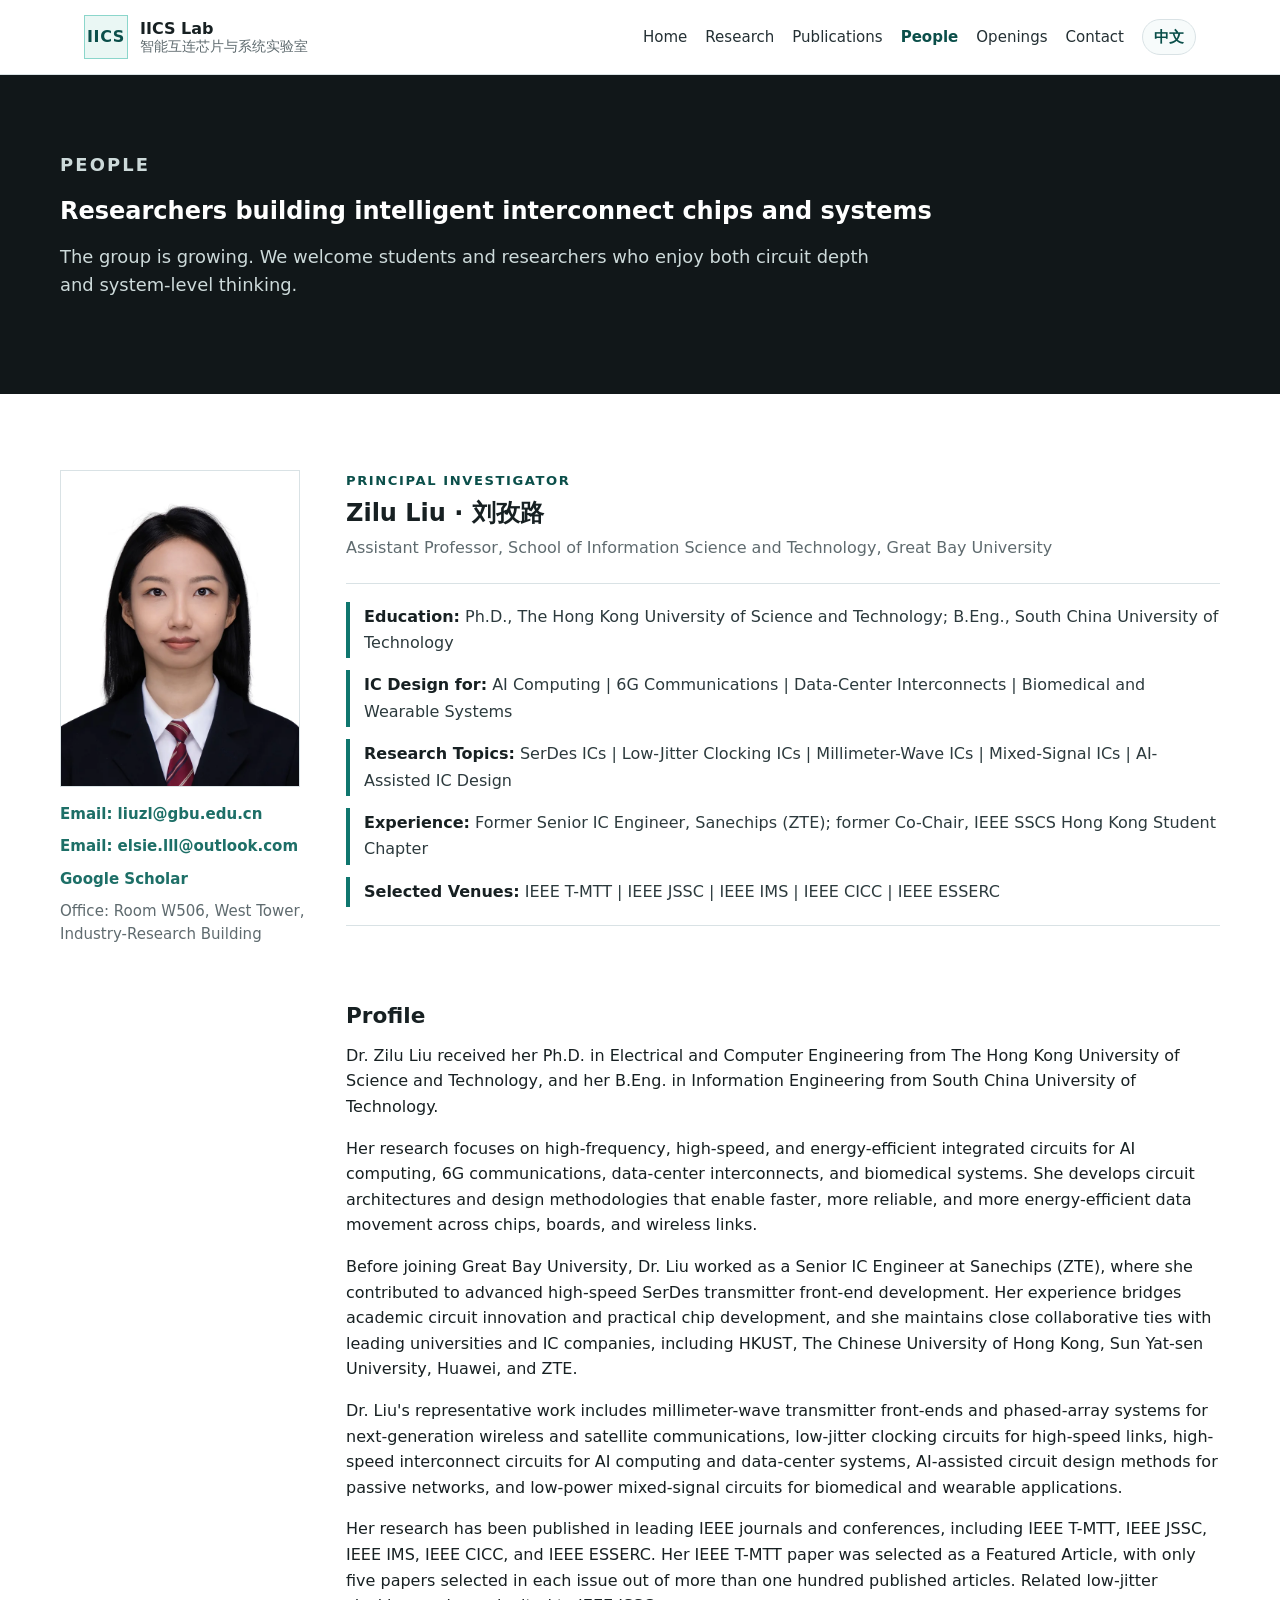
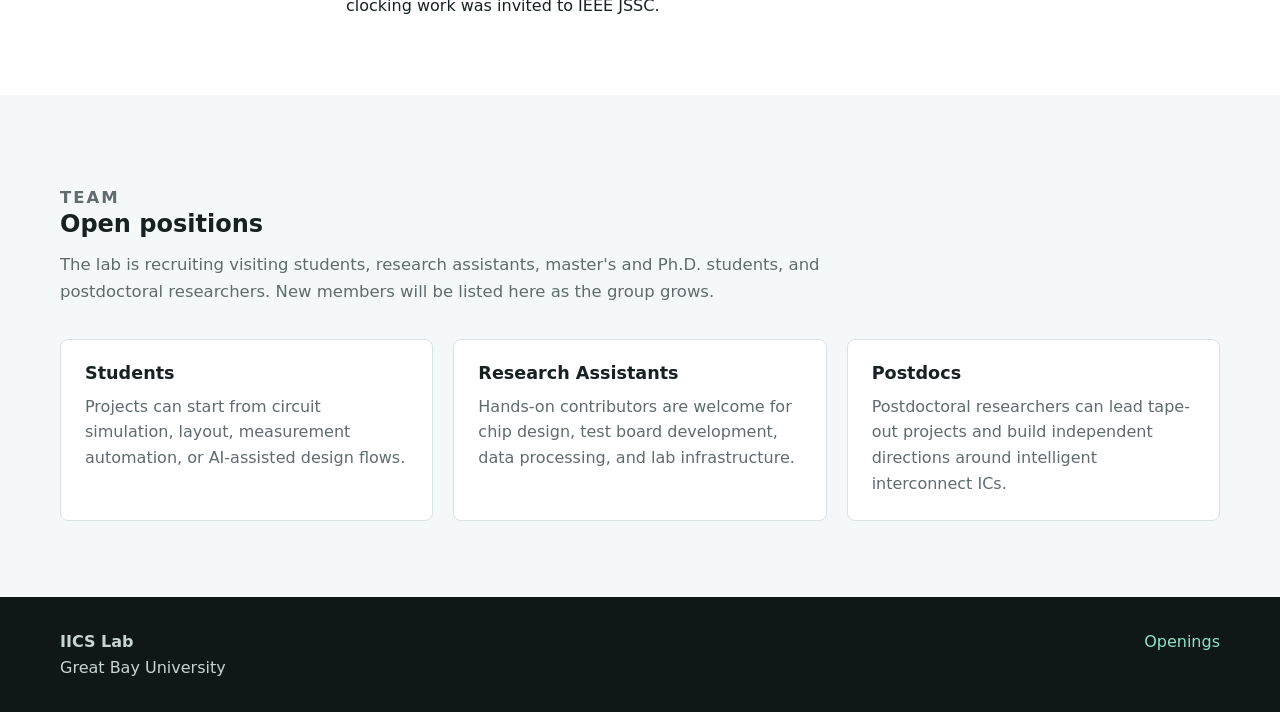
<file: people.html>
<!doctype html>
<html lang="en">
<head>
  <meta charset="utf-8">
  <meta name="viewport" content="width=device-width, initial-scale=1">
  <title>People | IICS Lab</title>
  <link rel="alternate" hreflang="en" href="people.html">
  <link rel="alternate" hreflang="zh-CN" href="zh/people.html">
  <link rel="stylesheet" href="assets/css/styles.css">
</head>
<body>
  <header class="site-header">
    <nav class="nav" aria-label="Primary navigation">
      <a class="brand" href="index.html">
        <span class="brand-mark">IICS</span>
        <span class="brand-text"><strong>IICS Lab</strong><span>智能互连芯片与系统实验室</span></span>
      </a>
      <div class="nav-links">
        <a href="index.html">Home</a>
        <a href="research.html">Research</a>
        <a href="publications.html">Publications</a>
        <a href="people.html" aria-current="page">People</a>
        <a href="openings.html">Openings</a>
        <a href="contact.html">Contact</a>
        <a class="language-link" href="zh/people.html" hreflang="zh-CN">中文</a>
      </div>
    </nav>
  </header>

  <main>
    <section class="page-hero">
      <div class="section-inner">
        <p class="eyebrow">People</p>
        <h1>Researchers building intelligent interconnect chips and systems</h1>
        <p>The group is growing. We welcome students and researchers who enjoy both circuit depth and system-level thinking.</p>
      </div>
    </section>

    <section class="section">
      <div class="section-inner profile-layout">
        <aside class="profile-sidebar" aria-label="PI contact information">
          <img class="pi-photo profile-photo" src="assets/img/zilu-liu-headshot.webp" alt="Zilu Liu headshot" loading="lazy" decoding="async">
          <div class="profile-contact">
            <a href="mailto:liuzl@gbu.edu.cn">Email: liuzl@gbu.edu.cn</a>
            <a href="mailto:elsie.lll@outlook.com">Email: elsie.lll@outlook.com</a>
            <a href="https://scholar.google.com/citations?user=8HfOsw4AAAAJ&hl=en&oi=ao">Google Scholar</a>
            <span>Office: Room W506, West Tower, Industry-Research Building</span>
          </div>
        </aside>

        <div class="profile-summary">
          <p class="kicker">Principal Investigator</p>
          <h2>Zilu Liu · 刘孜路</h2>
          <p class="bio-meta">Assistant Professor, School of Information Science and Technology, Great Bay University</p>
          <ul class="profile-points">
            <li><strong>Education:</strong> Ph.D., The Hong Kong University of Science and Technology; B.Eng., South China University of Technology</li>
            <li><strong>IC Design for:</strong> AI Computing | 6G Communications | Data-Center Interconnects | Biomedical and Wearable Systems</li>
            <li><strong>Research Topics:</strong> SerDes ICs | Low-Jitter Clocking ICs | Millimeter-Wave ICs | Mixed-Signal ICs | AI-Assisted IC Design</li>
            <li><strong>Experience:</strong> Former Senior IC Engineer, Sanechips (ZTE); former Co-Chair, IEEE SSCS Hong Kong Student Chapter</li>
            <li><strong>Selected Venues:</strong> IEEE T-MTT | IEEE JSSC | IEEE IMS | IEEE CICC | IEEE ESSERC</li>
          </ul>
        </div>

        <div class="profile-full">
          <h3>Profile</h3>
          <p>
            Dr. Zilu Liu received her Ph.D. in Electrical and Computer Engineering from The Hong Kong University of Science and Technology, and her B.Eng. in Information Engineering from South China University of Technology.
          </p>
          <p>
            Her research focuses on high-frequency, high-speed, and energy-efficient integrated circuits for AI computing, 6G communications, data-center interconnects, and biomedical systems. She develops circuit architectures and design methodologies that enable faster, more reliable, and more energy-efficient data movement across chips, boards, and wireless links.
          </p>
          <p>
            Before joining Great Bay University, Dr. Liu worked as a Senior IC Engineer at Sanechips (ZTE), where she contributed to advanced high-speed SerDes transmitter front-end development. Her experience bridges academic circuit innovation and practical chip development, and she maintains close collaborative ties with leading universities and IC companies, including HKUST, The Chinese University of Hong Kong, Sun Yat-sen University, Huawei, and ZTE.
          </p>
          <p>
            Dr. Liu's representative work includes millimeter-wave transmitter front-ends and phased-array systems for next-generation wireless and satellite communications, low-jitter clocking circuits for high-speed links, high-speed interconnect circuits for AI computing and data-center systems, AI-assisted circuit design methods for passive networks, and low-power mixed-signal circuits for biomedical and wearable applications.
          </p>
          <p>
            Her research has been published in leading IEEE journals and conferences, including IEEE T-MTT, IEEE JSSC, IEEE IMS, IEEE CICC, and IEEE ESSERC. Her IEEE T-MTT paper was selected as a Featured Article, with only five papers selected in each issue out of more than one hundred published articles. Related low-jitter clocking work was invited to IEEE JSSC.
          </p>
        </div>
      </div>
    </section>

    <section class="section alt">
      <div class="section-inner">
        <div class="section-heading">
          <p class="kicker">Team</p>
          <h2>Open positions</h2>
          <p>
            The lab is recruiting visiting students, research assistants, master's and Ph.D. students, and postdoctoral researchers. New members will be listed here as the group grows.
          </p>
        </div>
        <div class="grid three">
          <article class="card">
            <h3>Students</h3>
            <p>Projects can start from circuit simulation, layout, measurement automation, or AI-assisted design flows.</p>
          </article>
          <article class="card">
            <h3>Research Assistants</h3>
            <p>Hands-on contributors are welcome for chip design, test board development, data processing, and lab infrastructure.</p>
          </article>
          <article class="card">
            <h3>Postdocs</h3>
            <p>Postdoctoral researchers can lead tape-out projects and build independent directions around intelligent interconnect ICs.</p>
          </article>
        </div>
      </div>
    </section>
  </main>

  <footer class="footer">
    <div class="footer-inner">
      <div><strong>IICS Lab</strong><br>Great Bay University</div>
      <div><a href="openings.html">Openings</a></div>
    </div>
  </footer>
</body>
</html>
</file>
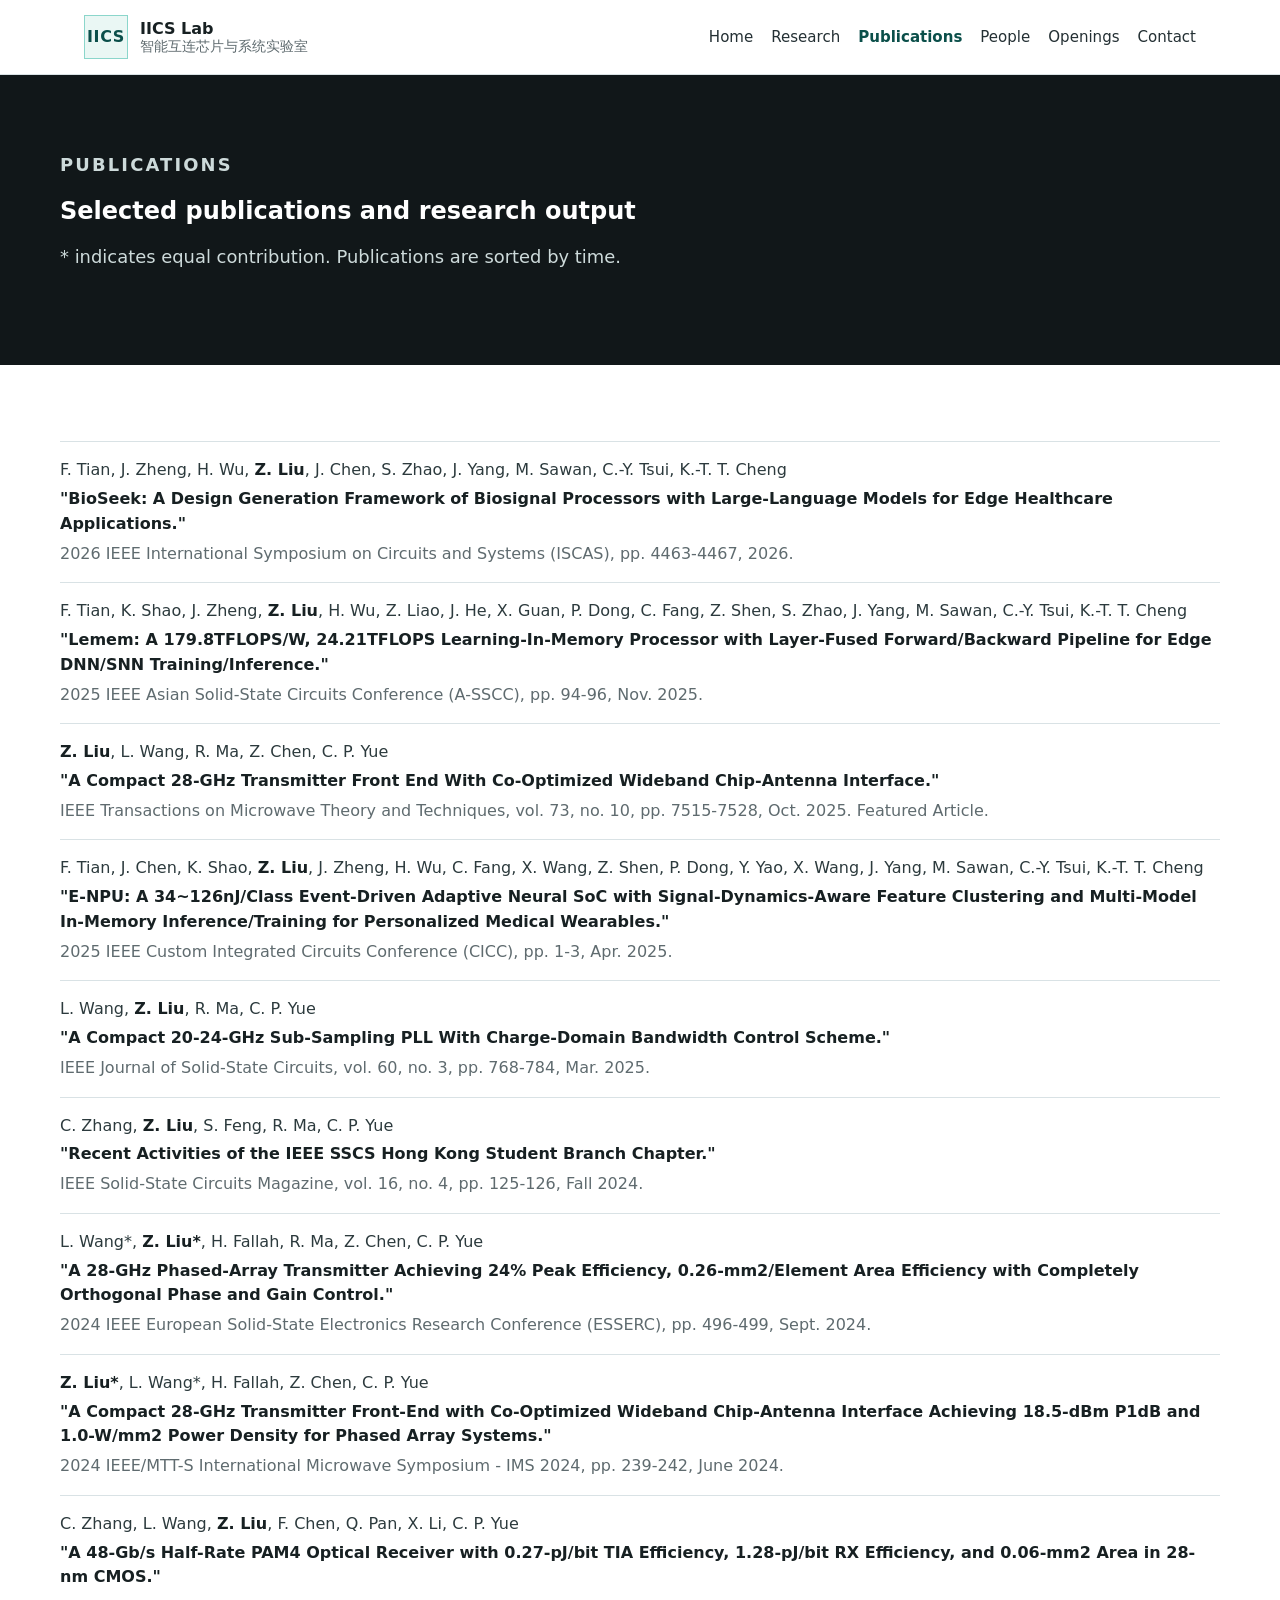
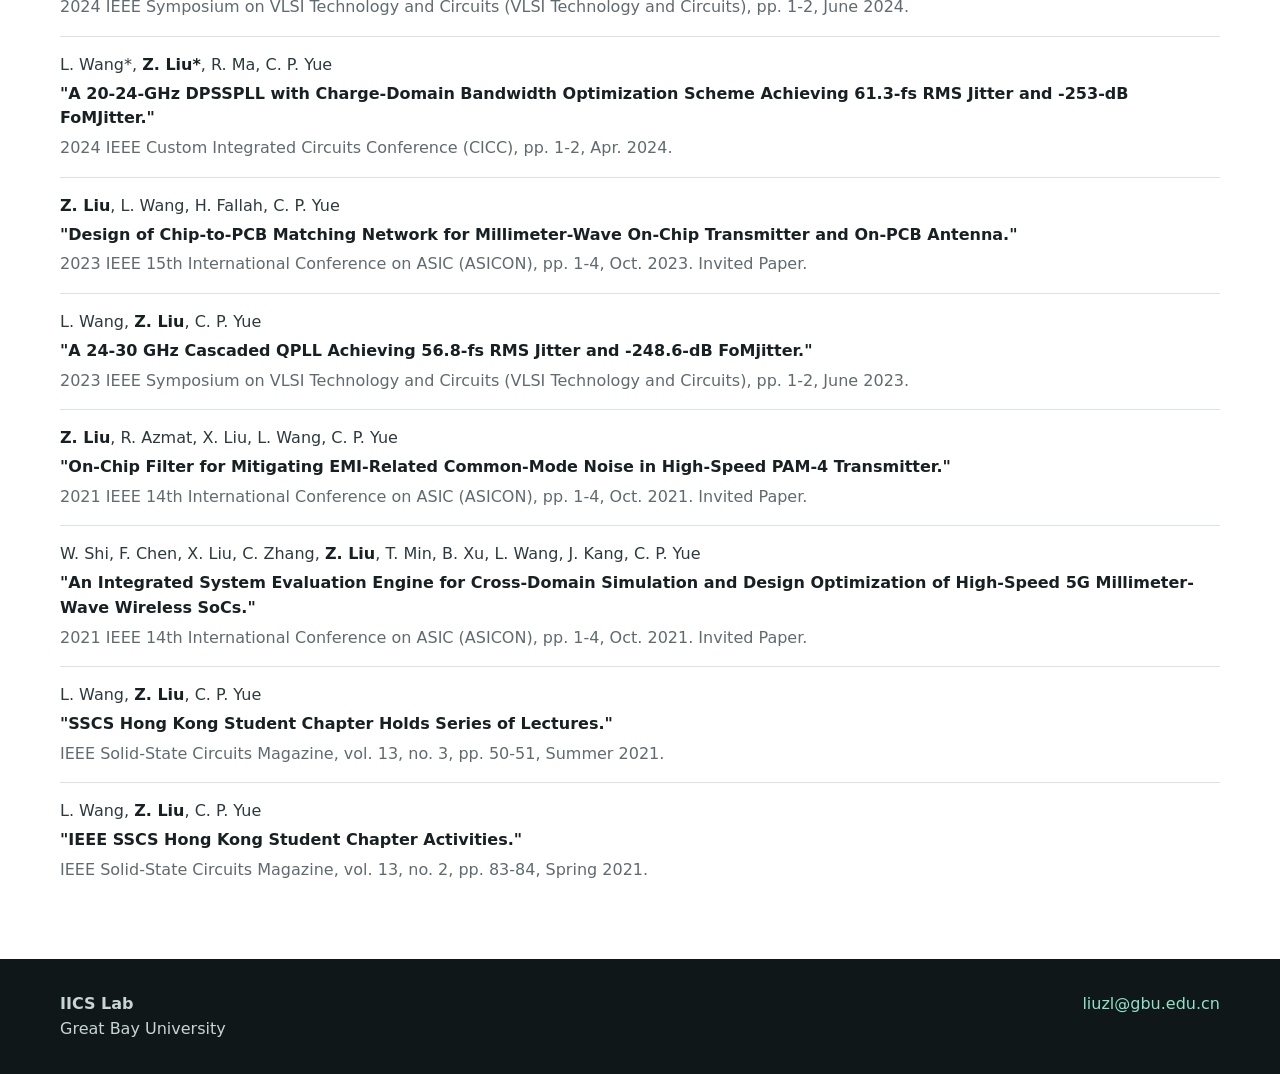
<file: publications.html>
<!doctype html>
<html lang="en">
<head>
  <meta charset="utf-8">
  <meta name="viewport" content="width=device-width, initial-scale=1">
  <title>Publications | IICS Lab</title>
  <link rel="stylesheet" href="assets/css/styles.css">
</head>
<body>
  <header class="site-header">
    <nav class="nav" aria-label="Primary navigation">
      <a class="brand" href="index.html">
        <span class="brand-mark">IICS</span>
        <span class="brand-text"><strong>IICS Lab</strong><span>智能互连芯片与系统实验室</span></span>
      </a>
      <div class="nav-links">
        <a href="index.html">Home</a>
        <a href="research.html">Research</a>
        <a href="publications.html" aria-current="page">Publications</a>
        <a href="people.html">People</a>
        <a href="openings.html">Openings</a>
        <a href="contact.html">Contact</a>
      </div>
    </nav>
  </header>

  <main>
    <section class="page-hero">
      <div class="section-inner">
        <p class="eyebrow">Publications</p>
        <h1>Selected publications and research output</h1>
        <p>* indicates equal contribution. Publications are sorted by time.</p>
      </div>
    </section>

    <section class="section">
      <div class="section-inner">
        <ol class="pub-list">
          <li class="pub-item">
            <div class="pub-authors">F. Tian, J. Zheng, H. Wu, <strong>Z. Liu</strong>, J. Chen, S. Zhao, J. Yang, M. Sawan, C.-Y. Tsui, K.-T. T. Cheng</div>
            <div class="pub-title">"BioSeek: A Design Generation Framework of Biosignal Processors with Large-Language Models for Edge Healthcare Applications."</div>
            <div class="pub-meta">2026 IEEE International Symposium on Circuits and Systems (ISCAS), pp. 4463-4467, 2026.</div>
          </li>
          <li class="pub-item">
            <div class="pub-authors">F. Tian, K. Shao, J. Zheng, <strong>Z. Liu</strong>, H. Wu, Z. Liao, J. He, X. Guan, P. Dong, C. Fang, Z. Shen, S. Zhao, J. Yang, M. Sawan, C.-Y. Tsui, K.-T. T. Cheng</div>
            <div class="pub-title">"Lemem: A 179.8TFLOPS/W, 24.21TFLOPS Learning-In-Memory Processor with Layer-Fused Forward/Backward Pipeline for Edge DNN/SNN Training/Inference."</div>
            <div class="pub-meta">2025 IEEE Asian Solid-State Circuits Conference (A-SSCC), pp. 94-96, Nov. 2025.</div>
          </li>
          <li class="pub-item">
            <div class="pub-authors"><strong>Z. Liu</strong>, L. Wang, R. Ma, Z. Chen, C. P. Yue</div>
            <div class="pub-title">"A Compact 28-GHz Transmitter Front End With Co-Optimized Wideband Chip-Antenna Interface."</div>
            <div class="pub-meta">IEEE Transactions on Microwave Theory and Techniques, vol. 73, no. 10, pp. 7515-7528, Oct. 2025. Featured Article.</div>
          </li>
          <li class="pub-item">
            <div class="pub-authors">F. Tian, J. Chen, K. Shao, <strong>Z. Liu</strong>, J. Zheng, H. Wu, C. Fang, X. Wang, Z. Shen, P. Dong, Y. Yao, X. Wang, J. Yang, M. Sawan, C.-Y. Tsui, K.-T. T. Cheng</div>
            <div class="pub-title">"E-NPU: A 34~126nJ/Class Event-Driven Adaptive Neural SoC with Signal-Dynamics-Aware Feature Clustering and Multi-Model In-Memory Inference/Training for Personalized Medical Wearables."</div>
            <div class="pub-meta">2025 IEEE Custom Integrated Circuits Conference (CICC), pp. 1-3, Apr. 2025.</div>
          </li>
          <li class="pub-item">
            <div class="pub-authors">L. Wang, <strong>Z. Liu</strong>, R. Ma, C. P. Yue</div>
            <div class="pub-title">"A Compact 20-24-GHz Sub-Sampling PLL With Charge-Domain Bandwidth Control Scheme."</div>
            <div class="pub-meta">IEEE Journal of Solid-State Circuits, vol. 60, no. 3, pp. 768-784, Mar. 2025.</div>
          </li>
          <li class="pub-item">
            <div class="pub-authors">C. Zhang, <strong>Z. Liu</strong>, S. Feng, R. Ma, C. P. Yue</div>
            <div class="pub-title">"Recent Activities of the IEEE SSCS Hong Kong Student Branch Chapter."</div>
            <div class="pub-meta">IEEE Solid-State Circuits Magazine, vol. 16, no. 4, pp. 125-126, Fall 2024.</div>
          </li>
          <li class="pub-item">
            <div class="pub-authors">L. Wang*, <strong>Z. Liu*</strong>, H. Fallah, R. Ma, Z. Chen, C. P. Yue</div>
            <div class="pub-title">"A 28-GHz Phased-Array Transmitter Achieving 24% Peak Efficiency, 0.26-mm2/Element Area Efficiency with Completely Orthogonal Phase and Gain Control."</div>
            <div class="pub-meta">2024 IEEE European Solid-State Electronics Research Conference (ESSERC), pp. 496-499, Sept. 2024.</div>
          </li>
          <li class="pub-item">
            <div class="pub-authors"><strong>Z. Liu*</strong>, L. Wang*, H. Fallah, Z. Chen, C. P. Yue</div>
            <div class="pub-title">"A Compact 28-GHz Transmitter Front-End with Co-Optimized Wideband Chip-Antenna Interface Achieving 18.5-dBm P1dB and 1.0-W/mm2 Power Density for Phased Array Systems."</div>
            <div class="pub-meta">2024 IEEE/MTT-S International Microwave Symposium - IMS 2024, pp. 239-242, June 2024.</div>
          </li>
          <li class="pub-item">
            <div class="pub-authors">C. Zhang, L. Wang, <strong>Z. Liu</strong>, F. Chen, Q. Pan, X. Li, C. P. Yue</div>
            <div class="pub-title">"A 48-Gb/s Half-Rate PAM4 Optical Receiver with 0.27-pJ/bit TIA Efficiency, 1.28-pJ/bit RX Efficiency, and 0.06-mm2 Area in 28-nm CMOS."</div>
            <div class="pub-meta">2024 IEEE Symposium on VLSI Technology and Circuits (VLSI Technology and Circuits), pp. 1-2, June 2024.</div>
          </li>
          <li class="pub-item">
            <div class="pub-authors">L. Wang*, <strong>Z. Liu*</strong>, R. Ma, C. P. Yue</div>
            <div class="pub-title">"A 20-24-GHz DPSSPLL with Charge-Domain Bandwidth Optimization Scheme Achieving 61.3-fs RMS Jitter and -253-dB FoMJitter."</div>
            <div class="pub-meta">2024 IEEE Custom Integrated Circuits Conference (CICC), pp. 1-2, Apr. 2024.</div>
          </li>
          <li class="pub-item">
            <div class="pub-authors"><strong>Z. Liu</strong>, L. Wang, H. Fallah, C. P. Yue</div>
            <div class="pub-title">"Design of Chip-to-PCB Matching Network for Millimeter-Wave On-Chip Transmitter and On-PCB Antenna."</div>
            <div class="pub-meta">2023 IEEE 15th International Conference on ASIC (ASICON), pp. 1-4, Oct. 2023. Invited Paper.</div>
          </li>
          <li class="pub-item">
            <div class="pub-authors">L. Wang, <strong>Z. Liu</strong>, C. P. Yue</div>
            <div class="pub-title">"A 24-30 GHz Cascaded QPLL Achieving 56.8-fs RMS Jitter and -248.6-dB FoMjitter."</div>
            <div class="pub-meta">2023 IEEE Symposium on VLSI Technology and Circuits (VLSI Technology and Circuits), pp. 1-2, June 2023.</div>
          </li>
          <li class="pub-item">
            <div class="pub-authors"><strong>Z. Liu</strong>, R. Azmat, X. Liu, L. Wang, C. P. Yue</div>
            <div class="pub-title">"On-Chip Filter for Mitigating EMI-Related Common-Mode Noise in High-Speed PAM-4 Transmitter."</div>
            <div class="pub-meta">2021 IEEE 14th International Conference on ASIC (ASICON), pp. 1-4, Oct. 2021. Invited Paper.</div>
          </li>
          <li class="pub-item">
            <div class="pub-authors">W. Shi, F. Chen, X. Liu, C. Zhang, <strong>Z. Liu</strong>, T. Min, B. Xu, L. Wang, J. Kang, C. P. Yue</div>
            <div class="pub-title">"An Integrated System Evaluation Engine for Cross-Domain Simulation and Design Optimization of High-Speed 5G Millimeter-Wave Wireless SoCs."</div>
            <div class="pub-meta">2021 IEEE 14th International Conference on ASIC (ASICON), pp. 1-4, Oct. 2021. Invited Paper.</div>
          </li>
          <li class="pub-item">
            <div class="pub-authors">L. Wang, <strong>Z. Liu</strong>, C. P. Yue</div>
            <div class="pub-title">"SSCS Hong Kong Student Chapter Holds Series of Lectures."</div>
            <div class="pub-meta">IEEE Solid-State Circuits Magazine, vol. 13, no. 3, pp. 50-51, Summer 2021.</div>
          </li>
          <li class="pub-item">
            <div class="pub-authors">L. Wang, <strong>Z. Liu</strong>, C. P. Yue</div>
            <div class="pub-title">"IEEE SSCS Hong Kong Student Chapter Activities."</div>
            <div class="pub-meta">IEEE Solid-State Circuits Magazine, vol. 13, no. 2, pp. 83-84, Spring 2021.</div>
          </li>
        </ol>
      </div>
    </section>
  </main>

  <footer class="footer">
    <div class="footer-inner">
      <div><strong>IICS Lab</strong><br>Great Bay University</div>
      <div><a href="mailto:liuzl@gbu.edu.cn">liuzl@gbu.edu.cn</a></div>
    </div>
  </footer>
</body>
</html>
</file>
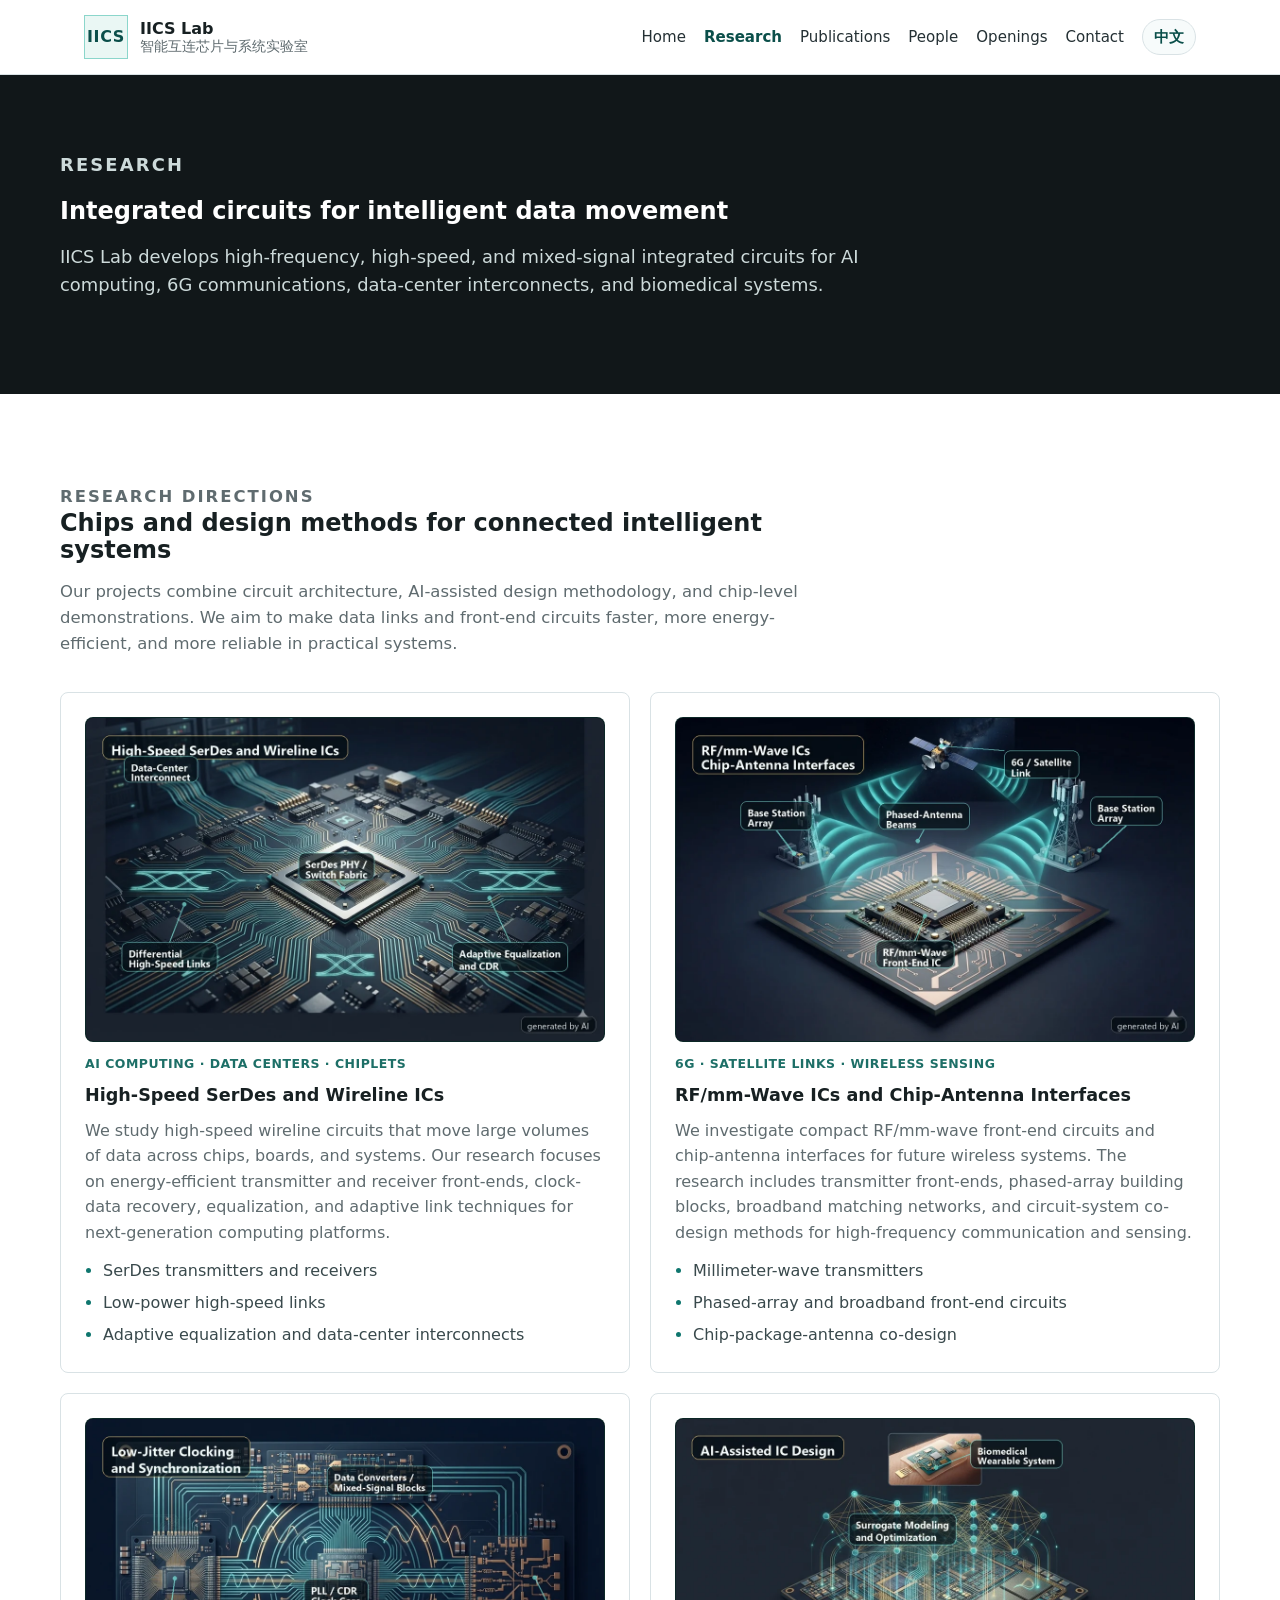
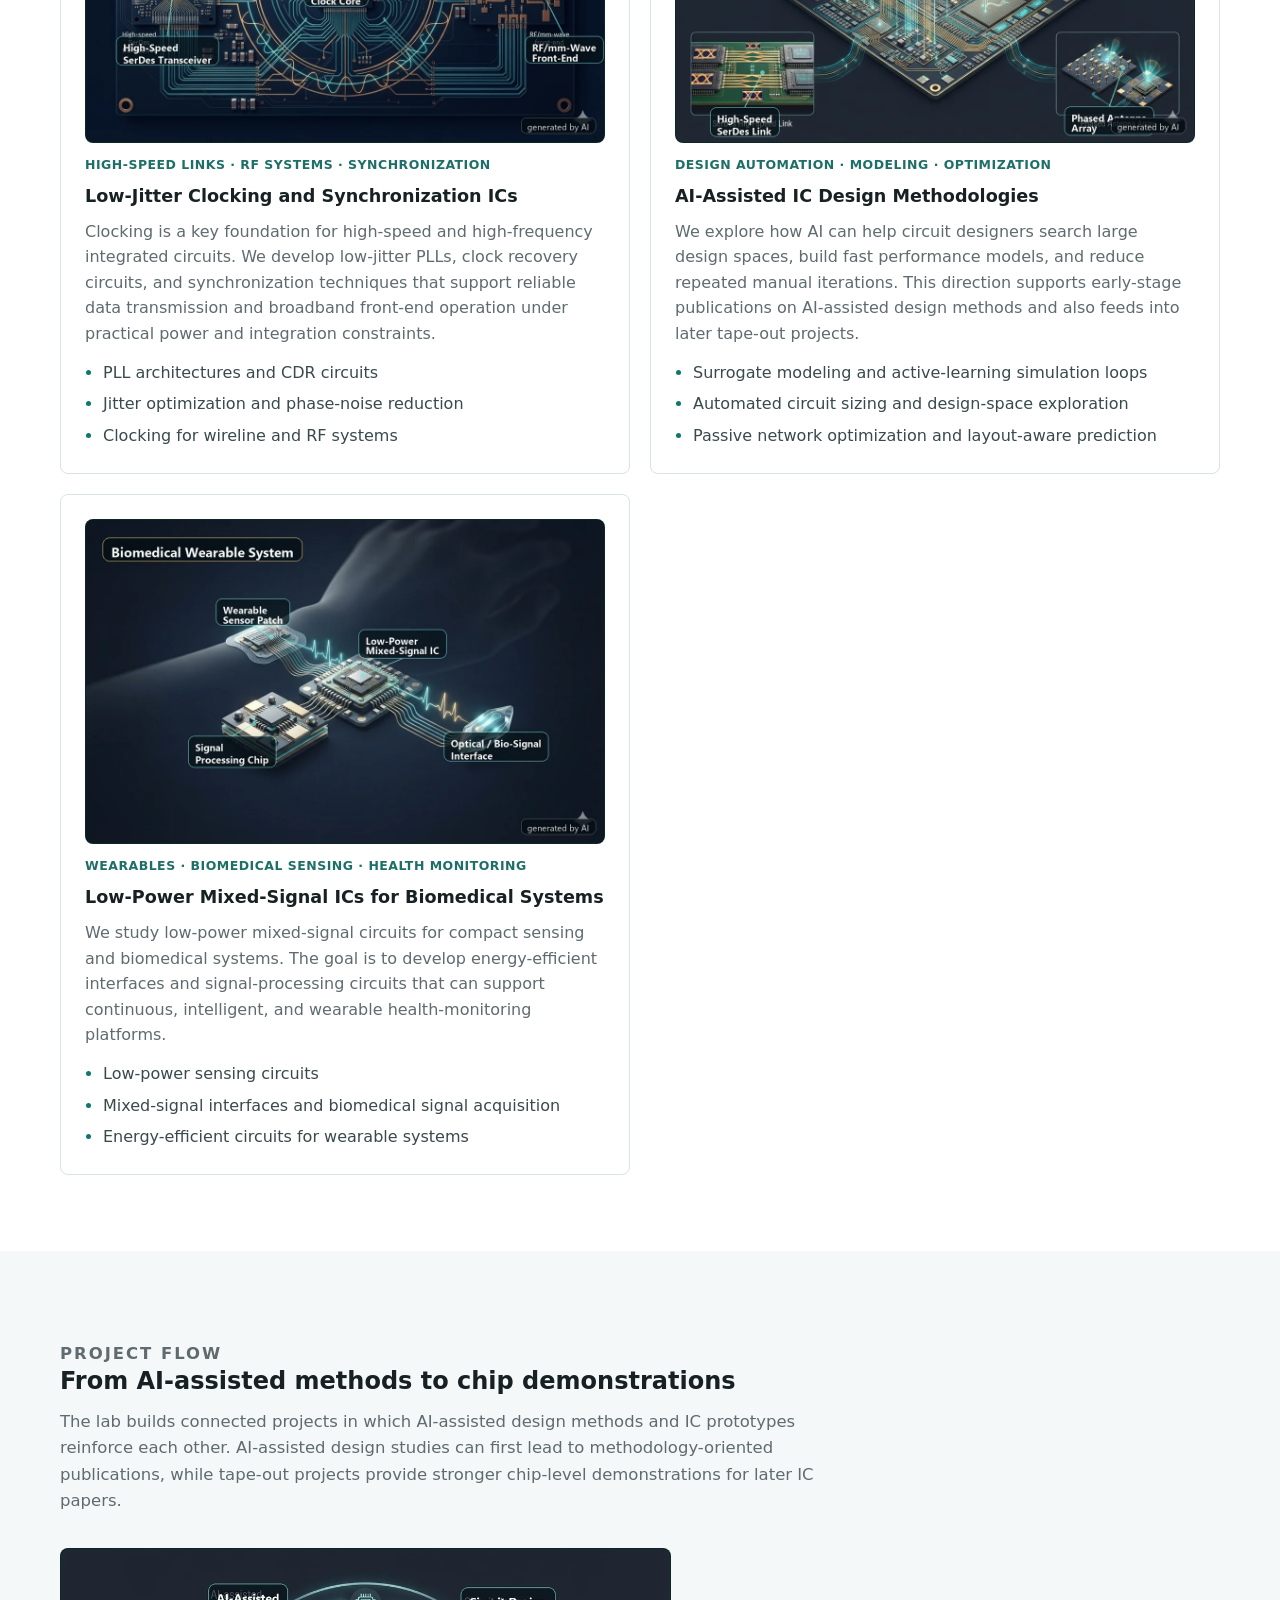
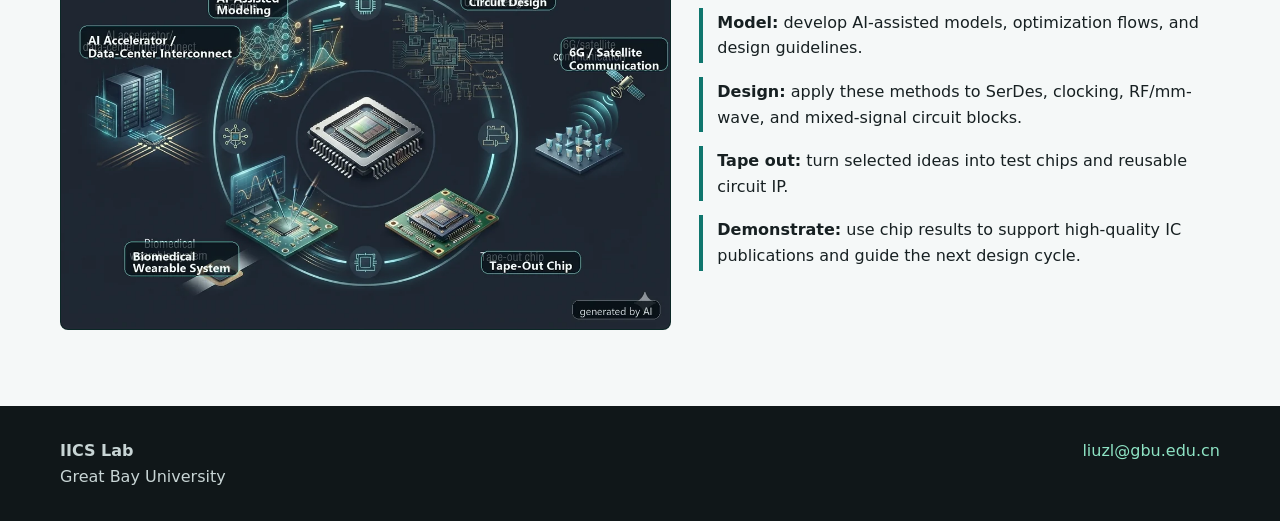
<file: research.html>
<!doctype html>
<html lang="en">
<head>
  <meta charset="utf-8">
  <meta name="viewport" content="width=device-width, initial-scale=1">
  <title>Research | IICS Lab</title>
  <link rel="alternate" hreflang="en" href="research.html">
  <link rel="alternate" hreflang="zh-CN" href="zh/research.html">
  <link rel="stylesheet" href="assets/css/styles.css">
</head>
<body>
  <header class="site-header">
    <nav class="nav" aria-label="Primary navigation">
      <a class="brand" href="index.html">
        <span class="brand-mark">IICS</span>
        <span class="brand-text"><strong>IICS Lab</strong><span>智能互连芯片与系统实验室</span></span>
      </a>
      <div class="nav-links">
        <a href="index.html">Home</a>
        <a href="research.html" aria-current="page">Research</a>
        <a href="publications.html">Publications</a>
        <a href="people.html">People</a>
        <a href="openings.html">Openings</a>
        <a href="contact.html">Contact</a>
        <a class="language-link" href="zh/research.html" hreflang="zh-CN">中文</a>
      </div>
    </nav>
  </header>

  <main>
    <section class="page-hero">
      <div class="section-inner">
        <p class="eyebrow">Research</p>
        <h1>Integrated circuits for intelligent data movement</h1>
        <p>
          IICS Lab develops high-frequency, high-speed, and mixed-signal integrated circuits for AI computing, 6G communications, data-center interconnects, and biomedical systems.
        </p>
      </div>
    </section>

    <section class="section">
      <div class="section-inner">
        <div class="section-heading">
          <p class="kicker">Research Directions</p>
          <h2>Chips and design methods for connected intelligent systems</h2>
          <p>
            Our projects combine circuit architecture, AI-assisted design methodology, and chip-level demonstrations. We aim to make data links and front-end circuits faster, more energy-efficient, and more reliable in practical systems.
          </p>
        </div>
        <div class="grid two research-grid">
          <article class="card research-card">
            <img class="research-visual" src="assets/img/research-serdes.webp" alt="High-speed SerDes IC connected to AI computing and data-center systems" loading="lazy" decoding="async">
            <p class="card-kicker">AI computing &middot; Data centers &middot; Chiplets</p>
            <h3>High-Speed SerDes and Wireline ICs</h3>
            <p>
              We study high-speed wireline circuits that move large volumes of data across chips, boards, and systems. Our research focuses on energy-efficient transmitter and receiver front-ends, clock-data recovery, equalization, and adaptive link techniques for next-generation computing platforms.
            </p>
            <ul class="topic-list">
              <li>SerDes transmitters and receivers</li>
              <li>Low-power high-speed links</li>
              <li>Adaptive equalization and data-center interconnects</li>
            </ul>
          </article>
          <article class="card research-card">
            <img class="research-visual" src="assets/img/research-rf-mmwave.webp" alt="RF millimeter-wave IC connected to antenna arrays, 6G systems, and satellite links" loading="lazy" decoding="async">
            <p class="card-kicker">6G &middot; Satellite links &middot; Wireless sensing</p>
            <h3>RF/mm-Wave ICs and Chip-Antenna Interfaces</h3>
            <p>
              We investigate compact RF/mm-wave front-end circuits and chip-antenna interfaces for future wireless systems. The research includes transmitter front-ends, phased-array building blocks, broadband matching networks, and circuit-system co-design methods for high-frequency communication and sensing.
            </p>
            <ul class="topic-list">
              <li>Millimeter-wave transmitters</li>
              <li>Phased-array and broadband front-end circuits</li>
              <li>Chip-package-antenna co-design</li>
            </ul>
          </article>
          <article class="card research-card">
            <img class="research-visual" src="assets/img/research-clocking.webp" alt="Low-jitter clocking IC distributing synchronized timing signals" loading="lazy" decoding="async">
            <p class="card-kicker">High-speed links &middot; RF systems &middot; Synchronization</p>
            <h3>Low-Jitter Clocking and Synchronization ICs</h3>
            <p>
              Clocking is a key foundation for high-speed and high-frequency integrated circuits. We develop low-jitter PLLs, clock recovery circuits, and synchronization techniques that support reliable data transmission and broadband front-end operation under practical power and integration constraints.
            </p>
            <ul class="topic-list">
              <li>PLL architectures and CDR circuits</li>
              <li>Jitter optimization and phase-noise reduction</li>
              <li>Clocking for wireline and RF systems</li>
            </ul>
          </article>
          <article class="card research-card">
            <img class="research-visual" src="assets/img/research-ai-design.webp" alt="AI-assisted IC design with neural networks, circuit layout, and performance curves" loading="lazy" decoding="async">
            <p class="card-kicker">Design automation &middot; Modeling &middot; Optimization</p>
            <h3>AI-Assisted IC Design Methodologies</h3>
            <p>
              We explore how AI can help circuit designers search large design spaces, build fast performance models, and reduce repeated manual iterations. This direction supports early-stage publications on AI-assisted design methods and also feeds into later tape-out projects.
            </p>
            <ul class="topic-list">
              <li>Surrogate modeling and active-learning simulation loops</li>
              <li>Automated circuit sizing and design-space exploration</li>
              <li>Passive network optimization and layout-aware prediction</li>
            </ul>
          </article>
          <article class="card research-card">
            <img class="research-visual" src="assets/img/research-biomedical.webp" alt="Low-power mixed-signal biomedical IC connected to a wearable sensor patch" loading="lazy" decoding="async">
            <p class="card-kicker">Wearables &middot; Biomedical sensing &middot; Health monitoring</p>
            <h3>Low-Power Mixed-Signal ICs for Biomedical Systems</h3>
            <p>
              We study low-power mixed-signal circuits for compact sensing and biomedical systems. The goal is to develop energy-efficient interfaces and signal-processing circuits that can support continuous, intelligent, and wearable health-monitoring platforms.
            </p>
            <ul class="topic-list">
              <li>Low-power sensing circuits</li>
              <li>Mixed-signal interfaces and biomedical signal acquisition</li>
              <li>Energy-efficient circuits for wearable systems</li>
            </ul>
          </article>
        </div>
      </div>
    </section>

    <section class="section alt">
      <div class="section-inner">
        <div class="section-heading">
          <p class="kicker">Project Flow</p>
          <h2>From AI-assisted methods to chip demonstrations</h2>
          <p>
            The lab builds connected projects in which AI-assisted design methods and IC prototypes reinforce each other. AI-assisted design studies can first lead to methodology-oriented publications, while tape-out projects provide stronger chip-level demonstrations for later IC papers.
          </p>
        </div>
        <div class="project-flow-layout">
          <img class="project-flow-visual" src="assets/img/research-flow.webp" alt="Circular project flow linking AI modeling, circuit design, tape-out, and chip demonstration" loading="lazy" decoding="async">
          <ul class="feature-list flow-list">
            <li><strong>Model:</strong> develop AI-assisted models, optimization flows, and design guidelines.</li>
            <li><strong>Design:</strong> apply these methods to SerDes, clocking, RF/mm-wave, and mixed-signal circuit blocks.</li>
            <li><strong>Tape out:</strong> turn selected ideas into test chips and reusable circuit IP.</li>
            <li><strong>Demonstrate:</strong> use chip results to support high-quality IC publications and guide the next design cycle.</li>
          </ul>
        </div>
      </div>
    </section>
  </main>

  <footer class="footer">
    <div class="footer-inner">
      <div><strong>IICS Lab</strong><br>Great Bay University</div>
      <div><a href="mailto:liuzl@gbu.edu.cn">liuzl@gbu.edu.cn</a></div>
    </div>
  </footer>
</body>
</html>
</file>
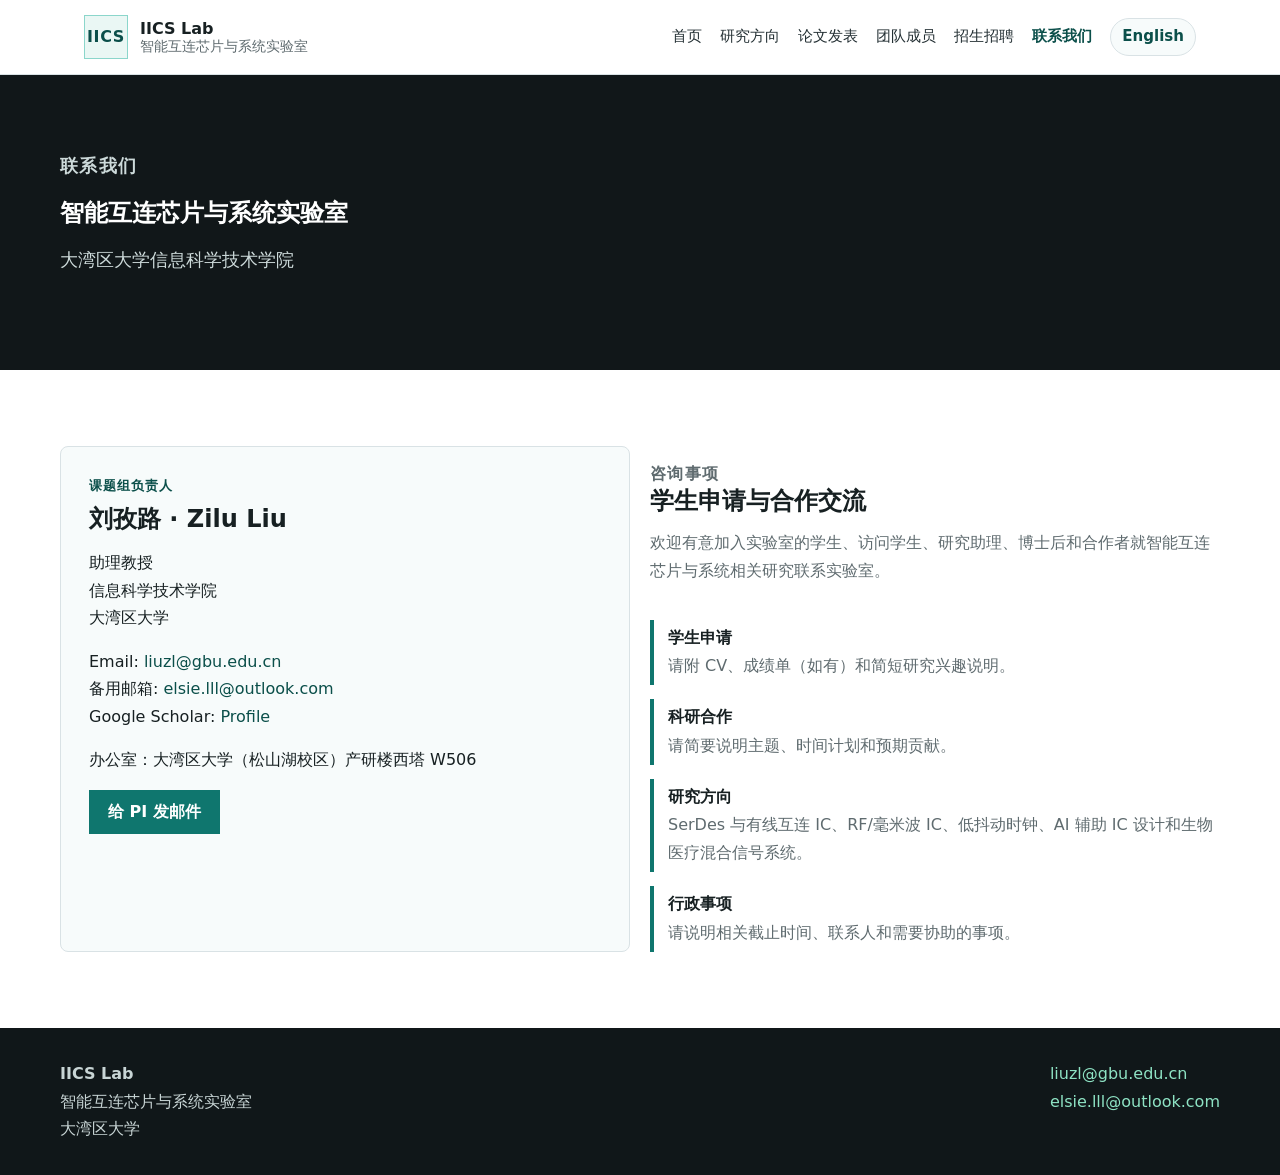
<file: zh/contact.html>
<!doctype html>
<html lang="zh-CN">
<head>
  <meta charset="utf-8">
  <meta name="viewport" content="width=device-width, initial-scale=1">
  <meta name="description" content="IICS Lab 联系方式，地址位于大湾区大学松山湖校区。">
  <title>联系我们 | IICS Lab</title>
  <link rel="alternate" hreflang="en" href="../contact.html">
  <link rel="alternate" hreflang="zh-CN" href="contact.html">
  <link rel="stylesheet" href="../assets/css/styles.css">
</head>
<body>
  <header class="site-header">
    <nav class="nav" aria-label="主导航">
      <a class="brand" href="index.html" aria-label="IICS Lab 首页">
        <span class="brand-mark">IICS</span>
        <span class="brand-text">
          <strong>IICS Lab</strong>
          <span>智能互连芯片与系统实验室</span>
        </span>
      </a>
      <div class="nav-links">
        <a href="index.html">首页</a>
    <a href="research.html">研究方向</a>
    <a href="publications.html">论文发表</a>
    <a href="people.html">团队成员</a>
    <a href="openings.html">招生招聘</a>
    <a href="contact.html" aria-current="page">联系我们</a>
    <a class="language-link" href="../contact.html" hreflang="en">English</a>
      </div>
    </nav>
  </header>
<main>
  <section class="page-hero">
    <div class="section-inner">
      <p class="eyebrow">联系我们</p>
      <h1>智能互连芯片与系统实验室</h1>
      <p>大湾区大学信息科学技术学院</p>
    </div>
  </section>

  <section class="section">
    <div class="section-inner grid two">
      <div class="contact-panel">
        <p class="kicker">课题组负责人</p>
        <h2>刘孜路 · Zilu Liu</h2>
        <p>助理教授<br>信息科学技术学院<br>大湾区大学</p>
        <p>
          Email: <a href="mailto:liuzl@gbu.edu.cn">liuzl@gbu.edu.cn</a><br>
          备用邮箱: <a href="mailto:elsie.lll@outlook.com">elsie.lll@outlook.com</a><br>
          Google Scholar: <a href="https://scholar.google.com/citations?user=8HfOsw4AAAAJ&amp;hl=en&amp;oi=ao">Profile</a>
        </p>
        <p>
          办公室：大湾区大学（松山湖校区）产研楼西塔 W506
        </p>
        <p>
          <a class="button" href="mailto:liuzl@gbu.edu.cn">给 PI 发邮件</a>
        </p>
      </div>
      <div>
        <div class="section-heading">
          <p class="kicker">咨询事项</p>
          <h2>学生申请与合作交流</h2>
          <p>
            欢迎有意加入实验室的学生、访问学生、研究助理、博士后和合作者就智能互连芯片与系统相关研究联系实验室。
          </p>
        </div>
        <ul class="feature-list">
          <li><strong>学生申请</strong><span>请附 CV、成绩单（如有）和简短研究兴趣说明。</span></li>
          <li><strong>科研合作</strong><span>请简要说明主题、时间计划和预期贡献。</span></li>
          <li><strong>研究方向</strong><span>SerDes 与有线互连 IC、RF/毫米波 IC、低抖动时钟、AI 辅助 IC 设计和生物医疗混合信号系统。</span></li>
          <li><strong>行政事项</strong><span>请说明相关截止时间、联系人和需要协助的事项。</span></li>
        </ul>
      </div>
    </div>
  </section>
</main>
  <footer class="footer">
    <div class="footer-inner">
      <div>
        <strong>IICS Lab</strong><br>
        智能互连芯片与系统实验室<br>
        大湾区大学
      </div>
      <div>
        <a href="mailto:liuzl@gbu.edu.cn">liuzl@gbu.edu.cn</a><br>
        <a href="mailto:elsie.lll@outlook.com">elsie.lll@outlook.com</a>
      </div>
    </div>
  </footer>
</body>
</html>
</file>
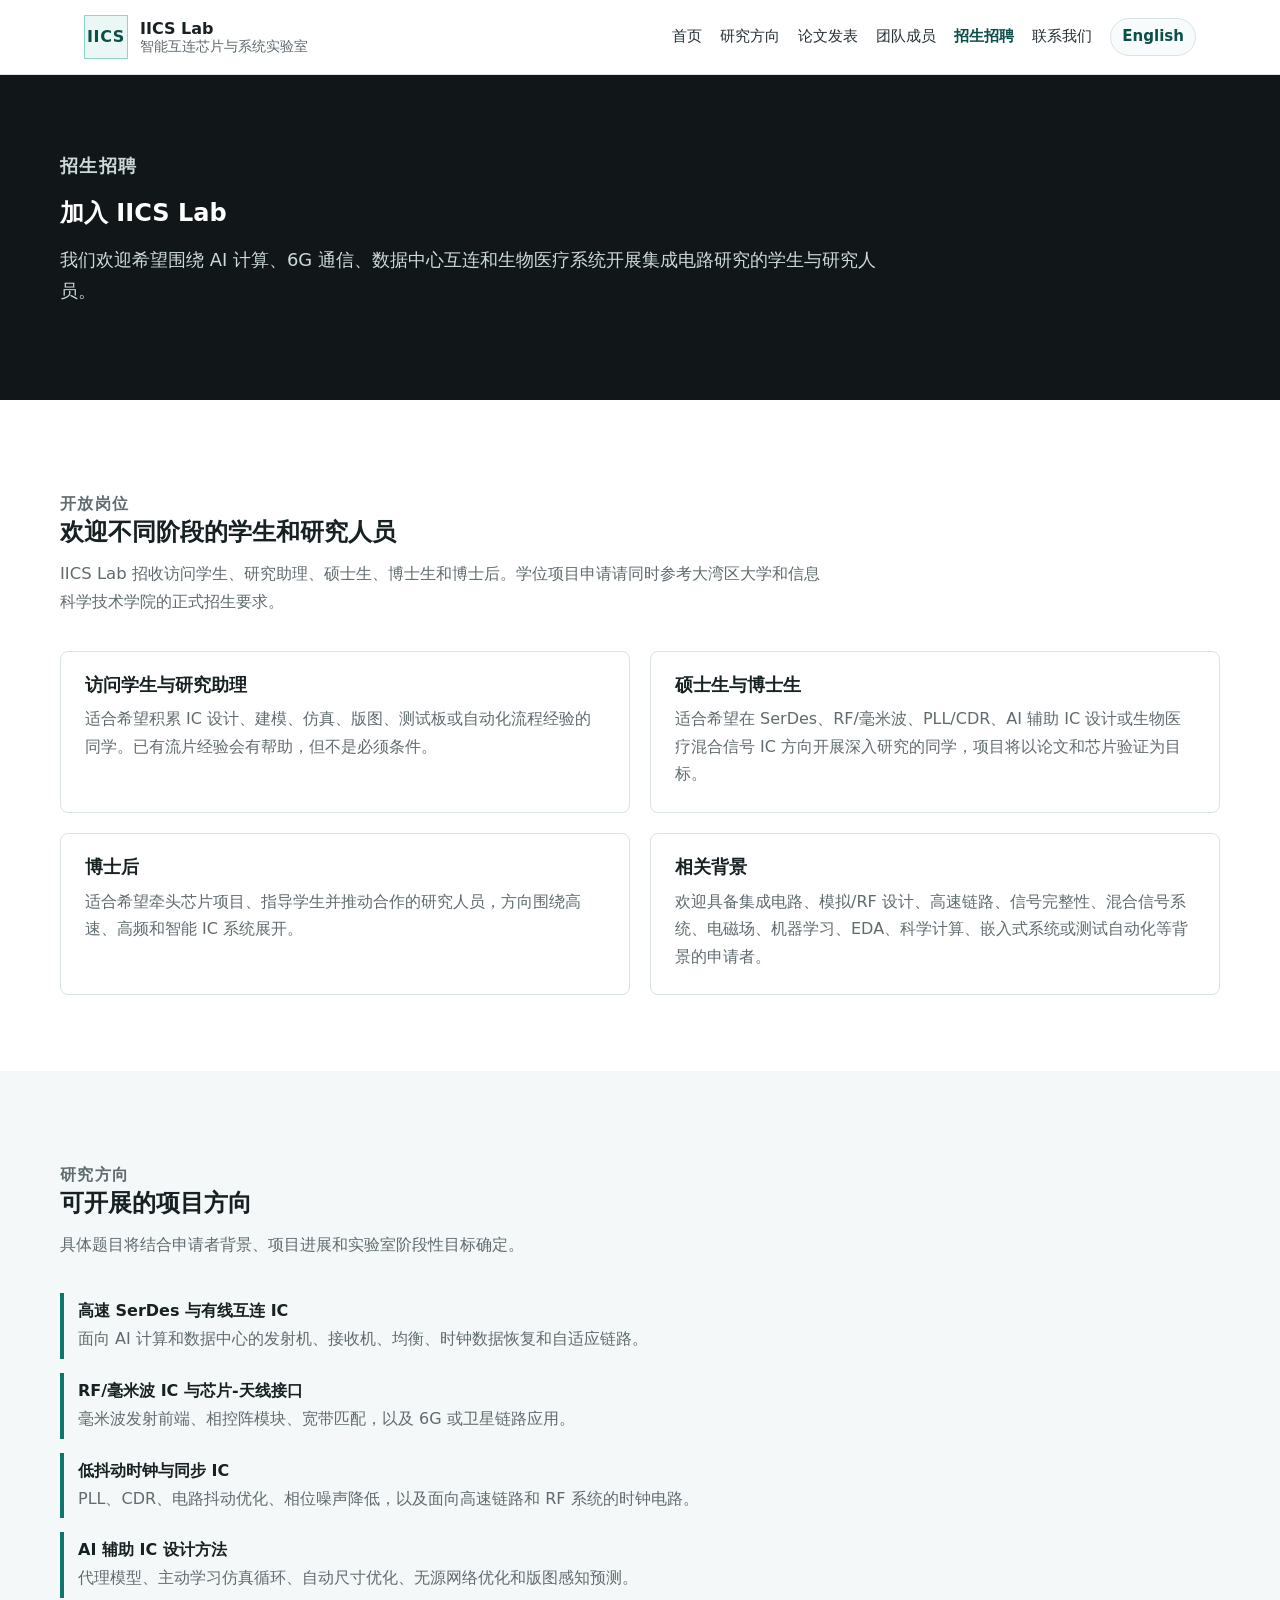
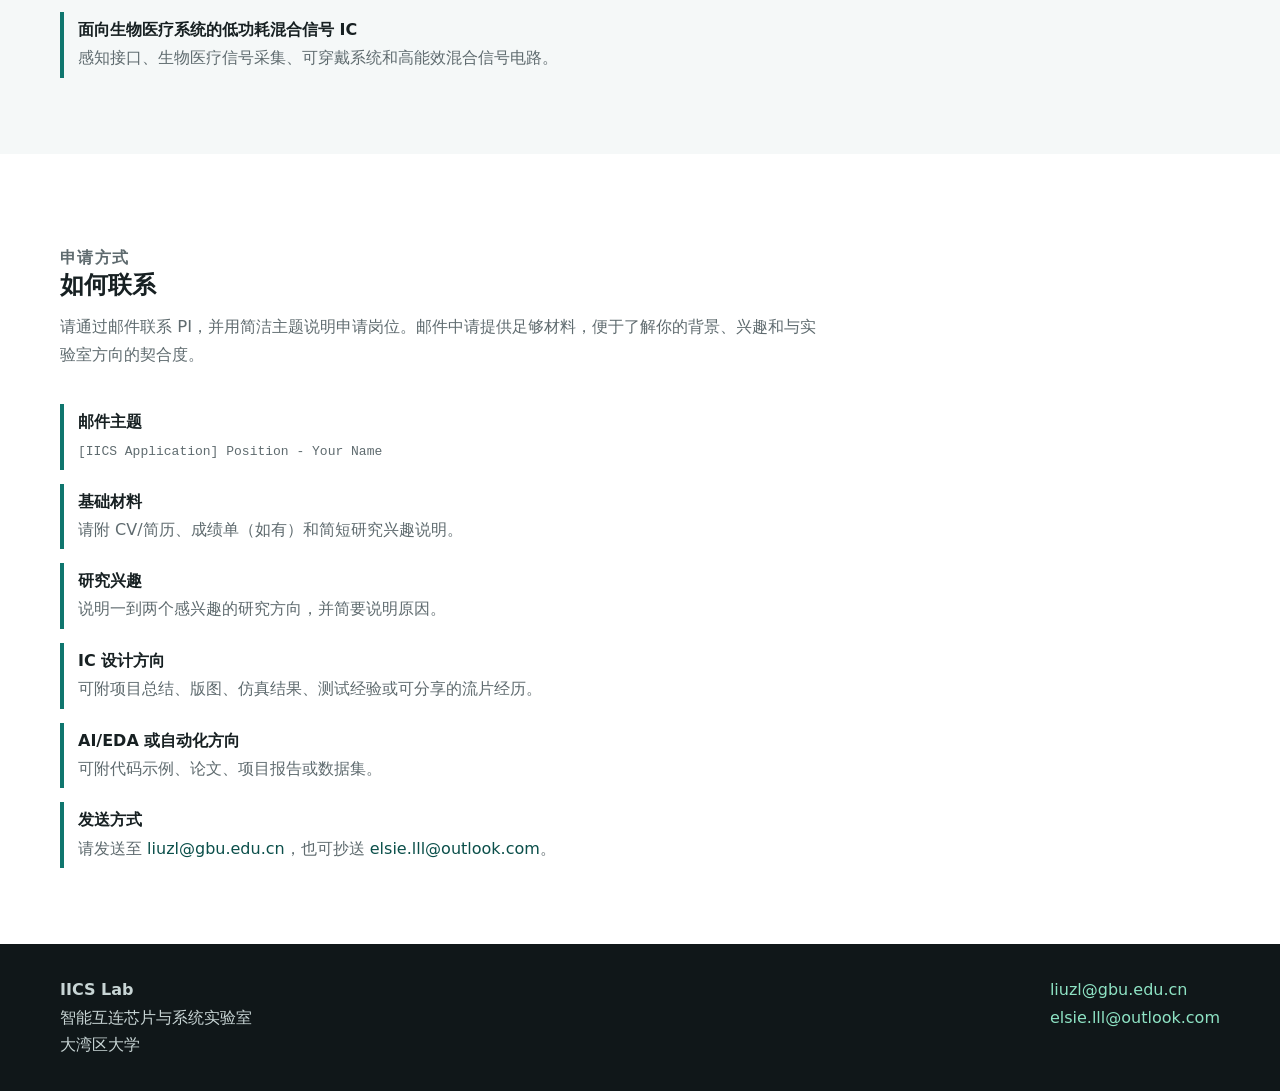
<file: zh/openings.html>
<!doctype html>
<html lang="zh-CN">
<head>
  <meta charset="utf-8">
  <meta name="viewport" content="width=device-width, initial-scale=1">
  <meta name="description" content="IICS Lab 招收访问学生、研究助理、硕士生、博士生和博士后。">
  <title>招生招聘 | IICS Lab</title>
  <link rel="alternate" hreflang="en" href="../openings.html">
  <link rel="alternate" hreflang="zh-CN" href="openings.html">
  <link rel="stylesheet" href="../assets/css/styles.css">
</head>
<body>
  <header class="site-header">
    <nav class="nav" aria-label="主导航">
      <a class="brand" href="index.html" aria-label="IICS Lab 首页">
        <span class="brand-mark">IICS</span>
        <span class="brand-text">
          <strong>IICS Lab</strong>
          <span>智能互连芯片与系统实验室</span>
        </span>
      </a>
      <div class="nav-links">
        <a href="index.html">首页</a>
    <a href="research.html">研究方向</a>
    <a href="publications.html">论文发表</a>
    <a href="people.html">团队成员</a>
    <a href="openings.html" aria-current="page">招生招聘</a>
    <a href="contact.html">联系我们</a>
    <a class="language-link" href="../openings.html" hreflang="en">English</a>
      </div>
    </nav>
  </header>
<main>
  <section class="page-hero">
    <div class="section-inner">
      <p class="eyebrow">招生招聘</p>
      <h1>加入 IICS Lab</h1>
      <p>
        我们欢迎希望围绕 AI 计算、6G 通信、数据中心互连和生物医疗系统开展集成电路研究的学生与研究人员。
      </p>
    </div>
  </section>

  <section class="section">
    <div class="section-inner">
      <div class="section-heading">
        <p class="kicker">开放岗位</p>
        <h2>欢迎不同阶段的学生和研究人员</h2>
        <p>
          IICS Lab 招收访问学生、研究助理、硕士生、博士生和博士后。学位项目申请请同时参考大湾区大学和信息科学技术学院的正式招生要求。
        </p>
      </div>
      <div class="grid two">
        <article class="card">
          <h3>访问学生与研究助理</h3>
          <p>
            适合希望积累 IC 设计、建模、仿真、版图、测试板或自动化流程经验的同学。已有流片经验会有帮助，但不是必须条件。
          </p>
        </article>
        <article class="card">
          <h3>硕士生与博士生</h3>
          <p>
            适合希望在 SerDes、RF/毫米波、PLL/CDR、AI 辅助 IC 设计或生物医疗混合信号 IC 方向开展深入研究的同学，项目将以论文和芯片验证为目标。
          </p>
        </article>
        <article class="card">
          <h3>博士后</h3>
          <p>
            适合希望牵头芯片项目、指导学生并推动合作的研究人员，方向围绕高速、高频和智能 IC 系统展开。
          </p>
        </article>
        <article class="card">
          <h3>相关背景</h3>
          <p>
            欢迎具备集成电路、模拟/RF 设计、高速链路、信号完整性、混合信号系统、电磁场、机器学习、EDA、科学计算、嵌入式系统或测试自动化等背景的申请者。
          </p>
        </article>
      </div>
    </div>
  </section>

  <section class="section alt">
    <div class="section-inner">
      <div class="section-heading">
        <p class="kicker">研究方向</p>
        <h2>可开展的项目方向</h2>
        <p>
          具体题目将结合申请者背景、项目进展和实验室阶段性目标确定。
        </p>
      </div>
      <ul class="feature-list">
        <li><strong>高速 SerDes 与有线互连 IC</strong><span>面向 AI 计算和数据中心的发射机、接收机、均衡、时钟数据恢复和自适应链路。</span></li>
        <li><strong>RF/毫米波 IC 与芯片-天线接口</strong><span>毫米波发射前端、相控阵模块、宽带匹配，以及 6G 或卫星链路应用。</span></li>
        <li><strong>低抖动时钟与同步 IC</strong><span>PLL、CDR、电路抖动优化、相位噪声降低，以及面向高速链路和 RF 系统的时钟电路。</span></li>
        <li><strong>AI 辅助 IC 设计方法</strong><span>代理模型、主动学习仿真循环、自动尺寸优化、无源网络优化和版图感知预测。</span></li>
        <li><strong>面向生物医疗系统的低功耗混合信号 IC</strong><span>感知接口、生物医疗信号采集、可穿戴系统和高能效混合信号电路。</span></li>
      </ul>
    </div>
  </section>

  <section class="section">
    <div class="section-inner">
      <div class="section-heading">
        <p class="kicker">申请方式</p>
        <h2>如何联系</h2>
        <p>
          请通过邮件联系 PI，并用简洁主题说明申请岗位。邮件中请提供足够材料，便于了解你的背景、兴趣和与实验室方向的契合度。
        </p>
      </div>
      <ul class="feature-list">
        <li><strong>邮件主题</strong><span><code class="email-subject">[IICS Application] Position - Your Name</code></span></li>
        <li><strong>基础材料</strong><span>请附 CV/简历、成绩单（如有）和简短研究兴趣说明。</span></li>
        <li><strong>研究兴趣</strong><span>说明一到两个感兴趣的研究方向，并简要说明原因。</span></li>
        <li><strong>IC 设计方向</strong><span>可附项目总结、版图、仿真结果、测试经验或可分享的流片经历。</span></li>
        <li><strong>AI/EDA 或自动化方向</strong><span>可附代码示例、论文、项目报告或数据集。</span></li>
        <li><strong>发送方式</strong><span>请发送至 <a href="mailto:liuzl@gbu.edu.cn">liuzl@gbu.edu.cn</a>，也可抄送 <a href="mailto:elsie.lll@outlook.com">elsie.lll@outlook.com</a>。</span></li>
      </ul>
    </div>
  </section>
</main>
  <footer class="footer">
    <div class="footer-inner">
      <div>
        <strong>IICS Lab</strong><br>
        智能互连芯片与系统实验室<br>
        大湾区大学
      </div>
      <div>
        <a href="mailto:liuzl@gbu.edu.cn">liuzl@gbu.edu.cn</a><br>
        <a href="mailto:elsie.lll@outlook.com">elsie.lll@outlook.com</a>
      </div>
    </div>
  </footer>
</body>
</html>
</file>
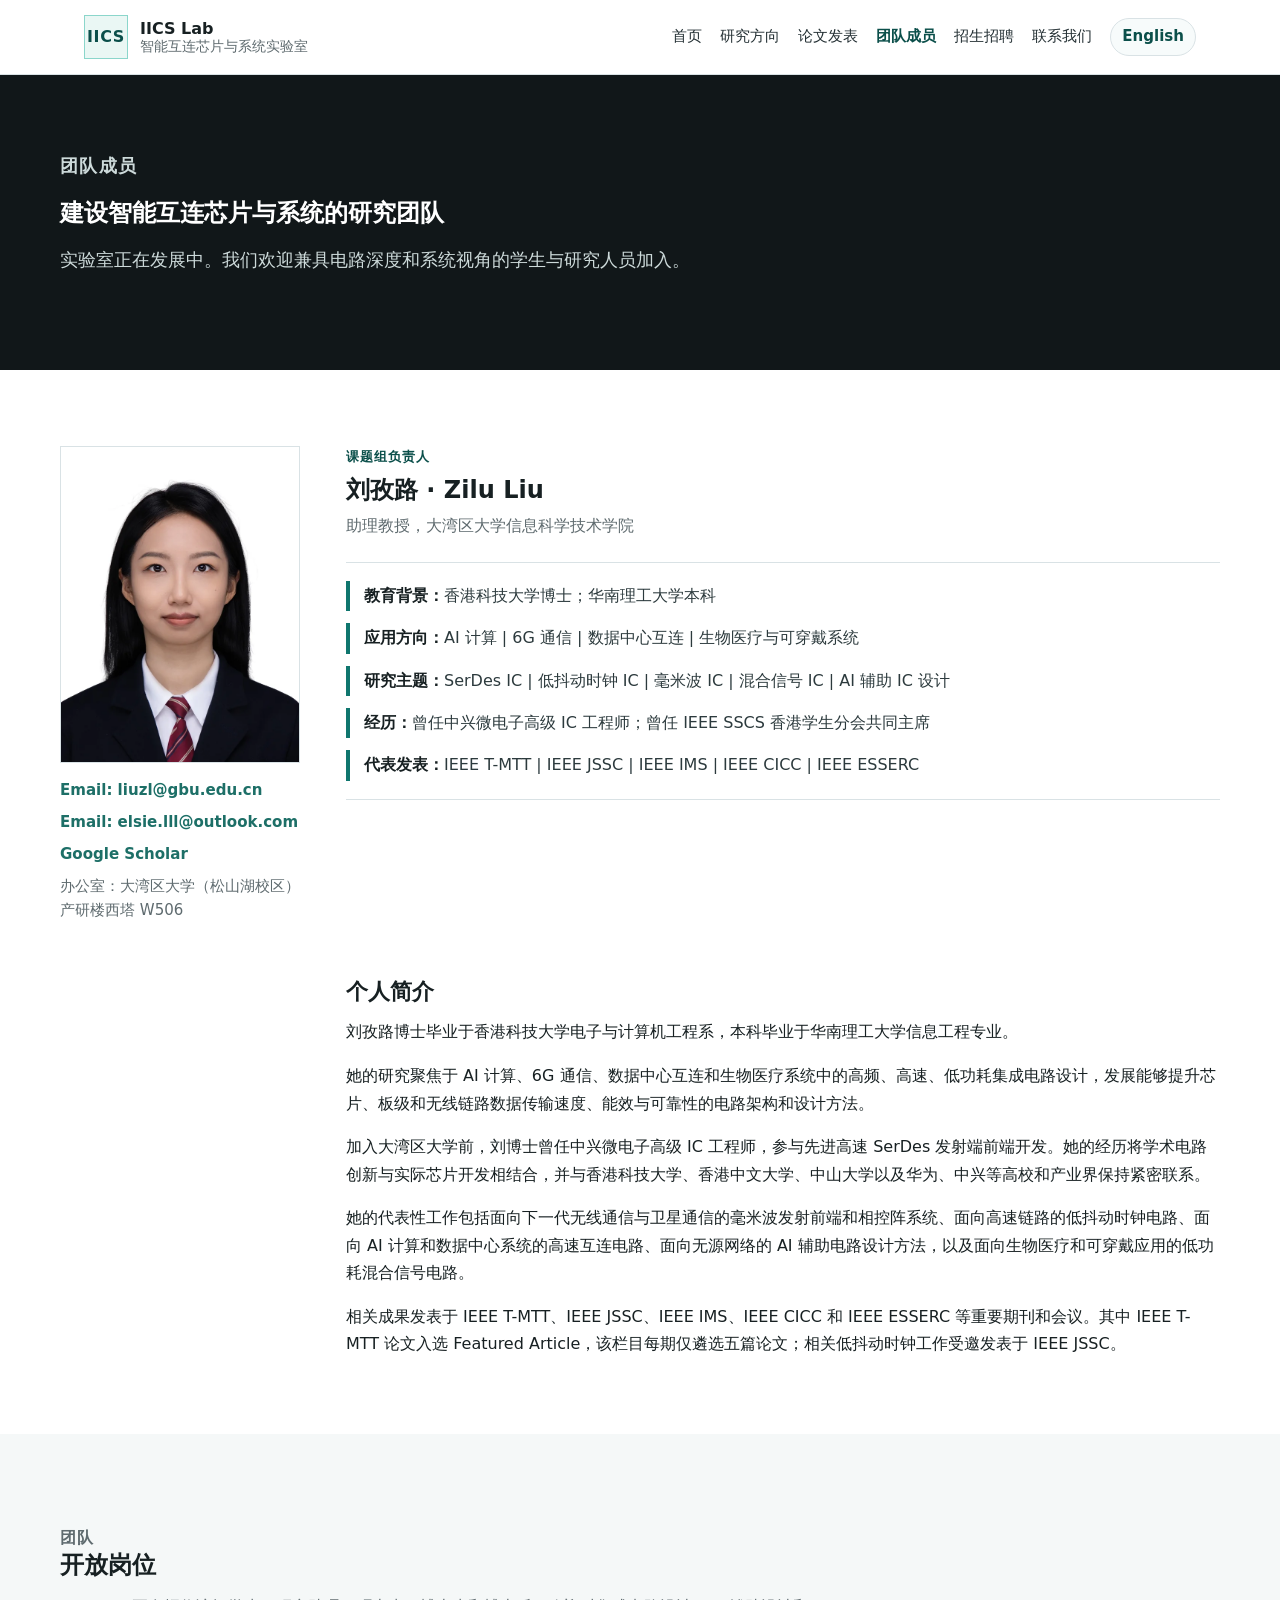
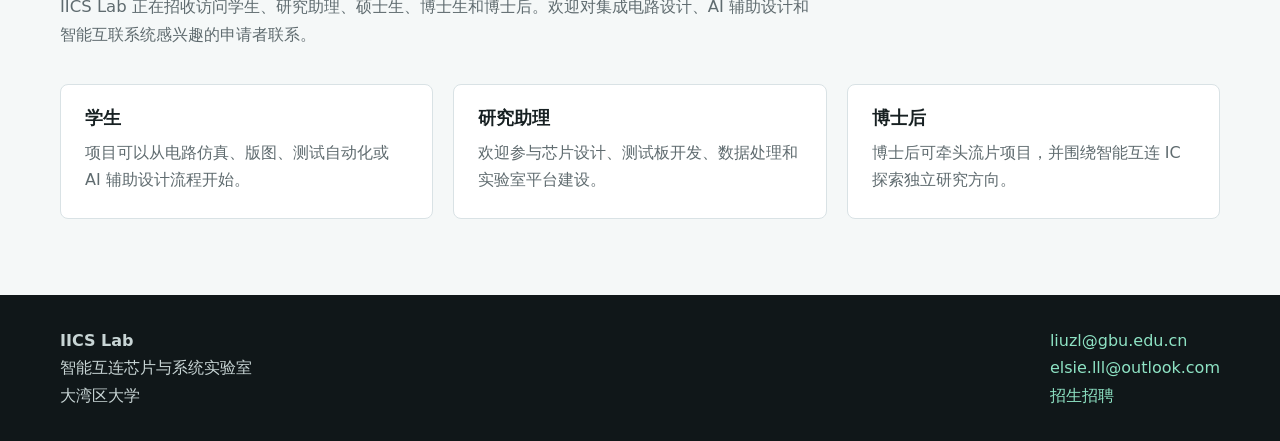
<file: zh/people.html>
<!doctype html>
<html lang="zh-CN">
<head>
  <meta charset="utf-8">
  <meta name="viewport" content="width=device-width, initial-scale=1">
  <meta name="description" content="IICS Lab 团队成员和课题组负责人介绍。">
  <title>团队成员 | IICS Lab</title>
  <link rel="alternate" hreflang="en" href="../people.html">
  <link rel="alternate" hreflang="zh-CN" href="people.html">
  <link rel="stylesheet" href="../assets/css/styles.css">
</head>
<body>
  <header class="site-header">
    <nav class="nav" aria-label="主导航">
      <a class="brand" href="index.html" aria-label="IICS Lab 首页">
        <span class="brand-mark">IICS</span>
        <span class="brand-text">
          <strong>IICS Lab</strong>
          <span>智能互连芯片与系统实验室</span>
        </span>
      </a>
      <div class="nav-links">
        <a href="index.html">首页</a>
    <a href="research.html">研究方向</a>
    <a href="publications.html">论文发表</a>
    <a href="people.html" aria-current="page">团队成员</a>
    <a href="openings.html">招生招聘</a>
    <a href="contact.html">联系我们</a>
    <a class="language-link" href="../people.html" hreflang="en">English</a>
      </div>
    </nav>
  </header>
<main>
  <section class="page-hero">
    <div class="section-inner">
      <p class="eyebrow">团队成员</p>
      <h1>建设智能互连芯片与系统的研究团队</h1>
      <p>实验室正在发展中。我们欢迎兼具电路深度和系统视角的学生与研究人员加入。</p>
    </div>
  </section>

  <section class="section">
    <div class="section-inner profile-layout">
      <aside class="profile-sidebar" aria-label="PI 联系方式">
        <img class="pi-photo profile-photo" src="../assets/img/zilu-liu-headshot.webp" alt="刘孜路照片" loading="lazy" decoding="async">
        <div class="profile-contact">
          <a href="mailto:liuzl@gbu.edu.cn">Email: liuzl@gbu.edu.cn</a>
          <a href="mailto:elsie.lll@outlook.com">Email: elsie.lll@outlook.com</a>
          <a href="https://scholar.google.com/citations?user=8HfOsw4AAAAJ&amp;hl=en&amp;oi=ao">Google Scholar</a>
          <span>办公室：大湾区大学（松山湖校区）产研楼西塔 W506</span>
        </div>
      </aside>

      <div class="profile-summary">
        <p class="kicker">课题组负责人</p>
        <h2>刘孜路 · Zilu Liu</h2>
        <p class="bio-meta">助理教授，大湾区大学信息科学技术学院</p>
        <ul class="profile-points">
          <li><strong>教育背景：</strong>香港科技大学博士；华南理工大学本科</li>
          <li><strong>应用方向：</strong>AI 计算 | 6G 通信 | 数据中心互连 | 生物医疗与可穿戴系统</li>
          <li><strong>研究主题：</strong>SerDes IC | 低抖动时钟 IC | 毫米波 IC | 混合信号 IC | AI 辅助 IC 设计</li>
          <li><strong>经历：</strong>曾任中兴微电子高级 IC 工程师；曾任 IEEE SSCS 香港学生分会共同主席</li>
          <li><strong>代表发表：</strong>IEEE T-MTT | IEEE JSSC | IEEE IMS | IEEE CICC | IEEE ESSERC</li>
        </ul>
      </div>

      <div class="profile-full">
        <h3>个人简介</h3>
        <p>
          刘孜路博士毕业于香港科技大学电子与计算机工程系，本科毕业于华南理工大学信息工程专业。
        </p>
        <p>
          她的研究聚焦于 AI 计算、6G 通信、数据中心互连和生物医疗系统中的高频、高速、低功耗集成电路设计，发展能够提升芯片、板级和无线链路数据传输速度、能效与可靠性的电路架构和设计方法。
        </p>
        <p>
          加入大湾区大学前，刘博士曾任中兴微电子高级 IC 工程师，参与先进高速 SerDes 发射端前端开发。她的经历将学术电路创新与实际芯片开发相结合，并与香港科技大学、香港中文大学、中山大学以及华为、中兴等高校和产业界保持紧密联系。
        </p>
        <p>
          她的代表性工作包括面向下一代无线通信与卫星通信的毫米波发射前端和相控阵系统、面向高速链路的低抖动时钟电路、面向 AI 计算和数据中心系统的高速互连电路、面向无源网络的 AI 辅助电路设计方法，以及面向生物医疗和可穿戴应用的低功耗混合信号电路。
        </p>
        <p>
          相关成果发表于 IEEE T-MTT、IEEE JSSC、IEEE IMS、IEEE CICC 和 IEEE ESSERC 等重要期刊和会议。其中 IEEE T-MTT 论文入选 Featured Article，该栏目每期仅遴选五篇论文；相关低抖动时钟工作受邀发表于 IEEE JSSC。
        </p>
      </div>
    </div>
  </section>

  <section class="section alt">
    <div class="section-inner">
      <div class="section-heading">
        <p class="kicker">团队</p>
        <h2>开放岗位</h2>
        <p>
          IICS Lab 正在招收访问学生、研究助理、硕士生、博士生和博士后。欢迎对集成电路设计、AI 辅助设计和智能互联系统感兴趣的申请者联系。
        </p>
      </div>
      <div class="grid three">
        <article class="card">
          <h3>学生</h3>
          <p>项目可以从电路仿真、版图、测试自动化或 AI 辅助设计流程开始。</p>
        </article>
        <article class="card">
          <h3>研究助理</h3>
          <p>欢迎参与芯片设计、测试板开发、数据处理和实验室平台建设。</p>
        </article>
        <article class="card">
          <h3>博士后</h3>
          <p>博士后可牵头流片项目，并围绕智能互连 IC 探索独立研究方向。</p>
        </article>
      </div>
    </div>
  </section>
</main>
  <footer class="footer">
    <div class="footer-inner">
      <div>
        <strong>IICS Lab</strong><br>
        智能互连芯片与系统实验室<br>
        大湾区大学
      </div>
      <div>
        <a href="mailto:liuzl@gbu.edu.cn">liuzl@gbu.edu.cn</a><br>
        <a href="mailto:elsie.lll@outlook.com">elsie.lll@outlook.com</a><br><a href="openings.html">招生招聘</a>
      </div>
    </div>
  </footer>
</body>
</html>
</file>
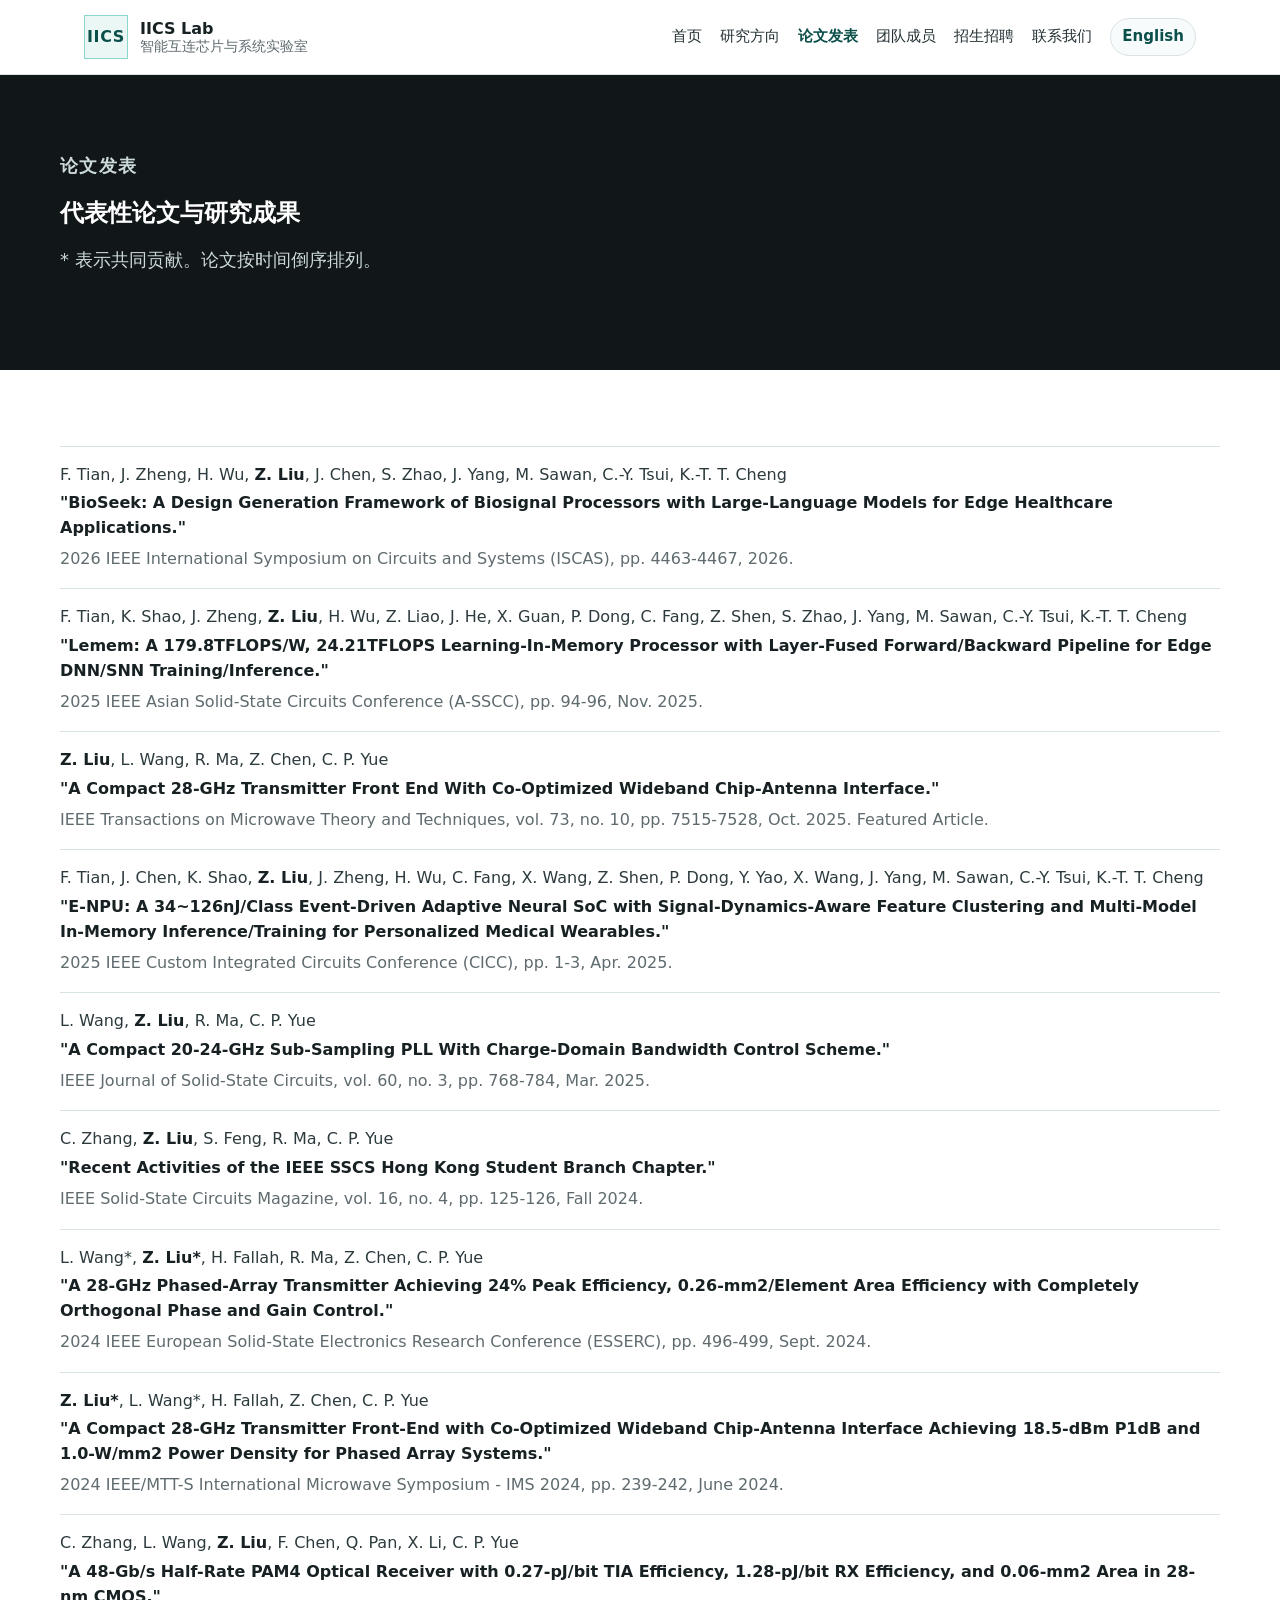
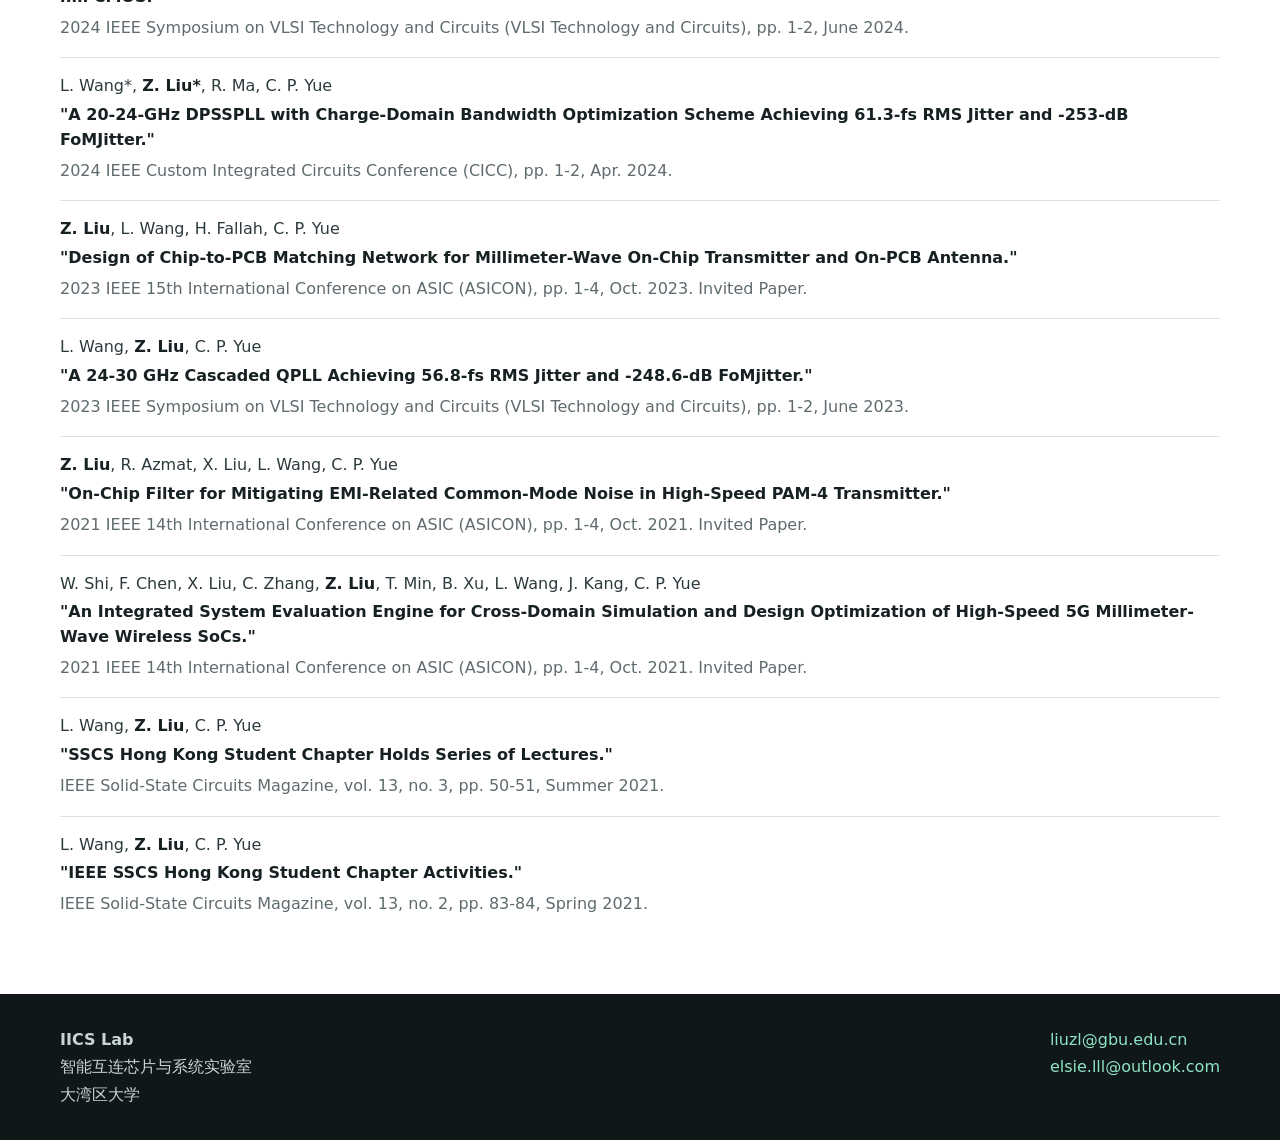
<file: zh/publications.html>
<!doctype html>
<html lang="zh-CN">
<head>
  <meta charset="utf-8">
  <meta name="viewport" content="width=device-width, initial-scale=1">
  <meta name="description" content="IICS Lab 论文发表列表，按时间倒序排列。">
  <title>论文发表 | IICS Lab</title>
  <link rel="alternate" hreflang="en" href="../publications.html">
  <link rel="alternate" hreflang="zh-CN" href="publications.html">
  <link rel="stylesheet" href="../assets/css/styles.css">
</head>
<body>
  <header class="site-header">
    <nav class="nav" aria-label="主导航">
      <a class="brand" href="index.html" aria-label="IICS Lab 首页">
        <span class="brand-mark">IICS</span>
        <span class="brand-text">
          <strong>IICS Lab</strong>
          <span>智能互连芯片与系统实验室</span>
        </span>
      </a>
      <div class="nav-links">
        <a href="index.html">首页</a>
    <a href="research.html">研究方向</a>
    <a href="publications.html" aria-current="page">论文发表</a>
    <a href="people.html">团队成员</a>
    <a href="openings.html">招生招聘</a>
    <a href="contact.html">联系我们</a>
    <a class="language-link" href="../publications.html" hreflang="en">English</a>
      </div>
    </nav>
  </header>
<main>
  <section class="page-hero">
    <div class="section-inner">
      <p class="eyebrow">论文发表</p>
      <h1>代表性论文与研究成果</h1>
      <p>* 表示共同贡献。论文按时间倒序排列。</p>
    </div>
  </section>

  <section class="section">
    <div class="section-inner">
<ol class="pub-list">
          <li class="pub-item">
            <div class="pub-authors">F. Tian, J. Zheng, H. Wu, <strong>Z. Liu</strong>, J. Chen, S. Zhao, J. Yang, M. Sawan, C.-Y. Tsui, K.-T. T. Cheng</div>
            <div class="pub-title">"BioSeek: A Design Generation Framework of Biosignal Processors with Large-Language Models for Edge Healthcare Applications."</div>
            <div class="pub-meta">2026 IEEE International Symposium on Circuits and Systems (ISCAS), pp. 4463-4467, 2026.</div>
          </li>
          <li class="pub-item">
            <div class="pub-authors">F. Tian, K. Shao, J. Zheng, <strong>Z. Liu</strong>, H. Wu, Z. Liao, J. He, X. Guan, P. Dong, C. Fang, Z. Shen, S. Zhao, J. Yang, M. Sawan, C.-Y. Tsui, K.-T. T. Cheng</div>
            <div class="pub-title">"Lemem: A 179.8TFLOPS/W, 24.21TFLOPS Learning-In-Memory Processor with Layer-Fused Forward/Backward Pipeline for Edge DNN/SNN Training/Inference."</div>
            <div class="pub-meta">2025 IEEE Asian Solid-State Circuits Conference (A-SSCC), pp. 94-96, Nov. 2025.</div>
          </li>
          <li class="pub-item">
            <div class="pub-authors"><strong>Z. Liu</strong>, L. Wang, R. Ma, Z. Chen, C. P. Yue</div>
            <div class="pub-title">"A Compact 28-GHz Transmitter Front End With Co-Optimized Wideband Chip-Antenna Interface."</div>
            <div class="pub-meta">IEEE Transactions on Microwave Theory and Techniques, vol. 73, no. 10, pp. 7515-7528, Oct. 2025. Featured Article.</div>
          </li>
          <li class="pub-item">
            <div class="pub-authors">F. Tian, J. Chen, K. Shao, <strong>Z. Liu</strong>, J. Zheng, H. Wu, C. Fang, X. Wang, Z. Shen, P. Dong, Y. Yao, X. Wang, J. Yang, M. Sawan, C.-Y. Tsui, K.-T. T. Cheng</div>
            <div class="pub-title">"E-NPU: A 34~126nJ/Class Event-Driven Adaptive Neural SoC with Signal-Dynamics-Aware Feature Clustering and Multi-Model In-Memory Inference/Training for Personalized Medical Wearables."</div>
            <div class="pub-meta">2025 IEEE Custom Integrated Circuits Conference (CICC), pp. 1-3, Apr. 2025.</div>
          </li>
          <li class="pub-item">
            <div class="pub-authors">L. Wang, <strong>Z. Liu</strong>, R. Ma, C. P. Yue</div>
            <div class="pub-title">"A Compact 20-24-GHz Sub-Sampling PLL With Charge-Domain Bandwidth Control Scheme."</div>
            <div class="pub-meta">IEEE Journal of Solid-State Circuits, vol. 60, no. 3, pp. 768-784, Mar. 2025.</div>
          </li>
          <li class="pub-item">
            <div class="pub-authors">C. Zhang, <strong>Z. Liu</strong>, S. Feng, R. Ma, C. P. Yue</div>
            <div class="pub-title">"Recent Activities of the IEEE SSCS Hong Kong Student Branch Chapter."</div>
            <div class="pub-meta">IEEE Solid-State Circuits Magazine, vol. 16, no. 4, pp. 125-126, Fall 2024.</div>
          </li>
          <li class="pub-item">
            <div class="pub-authors">L. Wang*, <strong>Z. Liu*</strong>, H. Fallah, R. Ma, Z. Chen, C. P. Yue</div>
            <div class="pub-title">"A 28-GHz Phased-Array Transmitter Achieving 24% Peak Efficiency, 0.26-mm2/Element Area Efficiency with Completely Orthogonal Phase and Gain Control."</div>
            <div class="pub-meta">2024 IEEE European Solid-State Electronics Research Conference (ESSERC), pp. 496-499, Sept. 2024.</div>
          </li>
          <li class="pub-item">
            <div class="pub-authors"><strong>Z. Liu*</strong>, L. Wang*, H. Fallah, Z. Chen, C. P. Yue</div>
            <div class="pub-title">"A Compact 28-GHz Transmitter Front-End with Co-Optimized Wideband Chip-Antenna Interface Achieving 18.5-dBm P1dB and 1.0-W/mm2 Power Density for Phased Array Systems."</div>
            <div class="pub-meta">2024 IEEE/MTT-S International Microwave Symposium - IMS 2024, pp. 239-242, June 2024.</div>
          </li>
          <li class="pub-item">
            <div class="pub-authors">C. Zhang, L. Wang, <strong>Z. Liu</strong>, F. Chen, Q. Pan, X. Li, C. P. Yue</div>
            <div class="pub-title">"A 48-Gb/s Half-Rate PAM4 Optical Receiver with 0.27-pJ/bit TIA Efficiency, 1.28-pJ/bit RX Efficiency, and 0.06-mm2 Area in 28-nm CMOS."</div>
            <div class="pub-meta">2024 IEEE Symposium on VLSI Technology and Circuits (VLSI Technology and Circuits), pp. 1-2, June 2024.</div>
          </li>
          <li class="pub-item">
            <div class="pub-authors">L. Wang*, <strong>Z. Liu*</strong>, R. Ma, C. P. Yue</div>
            <div class="pub-title">"A 20-24-GHz DPSSPLL with Charge-Domain Bandwidth Optimization Scheme Achieving 61.3-fs RMS Jitter and -253-dB FoMJitter."</div>
            <div class="pub-meta">2024 IEEE Custom Integrated Circuits Conference (CICC), pp. 1-2, Apr. 2024.</div>
          </li>
          <li class="pub-item">
            <div class="pub-authors"><strong>Z. Liu</strong>, L. Wang, H. Fallah, C. P. Yue</div>
            <div class="pub-title">"Design of Chip-to-PCB Matching Network for Millimeter-Wave On-Chip Transmitter and On-PCB Antenna."</div>
            <div class="pub-meta">2023 IEEE 15th International Conference on ASIC (ASICON), pp. 1-4, Oct. 2023. Invited Paper.</div>
          </li>
          <li class="pub-item">
            <div class="pub-authors">L. Wang, <strong>Z. Liu</strong>, C. P. Yue</div>
            <div class="pub-title">"A 24-30 GHz Cascaded QPLL Achieving 56.8-fs RMS Jitter and -248.6-dB FoMjitter."</div>
            <div class="pub-meta">2023 IEEE Symposium on VLSI Technology and Circuits (VLSI Technology and Circuits), pp. 1-2, June 2023.</div>
          </li>
          <li class="pub-item">
            <div class="pub-authors"><strong>Z. Liu</strong>, R. Azmat, X. Liu, L. Wang, C. P. Yue</div>
            <div class="pub-title">"On-Chip Filter for Mitigating EMI-Related Common-Mode Noise in High-Speed PAM-4 Transmitter."</div>
            <div class="pub-meta">2021 IEEE 14th International Conference on ASIC (ASICON), pp. 1-4, Oct. 2021. Invited Paper.</div>
          </li>
          <li class="pub-item">
            <div class="pub-authors">W. Shi, F. Chen, X. Liu, C. Zhang, <strong>Z. Liu</strong>, T. Min, B. Xu, L. Wang, J. Kang, C. P. Yue</div>
            <div class="pub-title">"An Integrated System Evaluation Engine for Cross-Domain Simulation and Design Optimization of High-Speed 5G Millimeter-Wave Wireless SoCs."</div>
            <div class="pub-meta">2021 IEEE 14th International Conference on ASIC (ASICON), pp. 1-4, Oct. 2021. Invited Paper.</div>
          </li>
          <li class="pub-item">
            <div class="pub-authors">L. Wang, <strong>Z. Liu</strong>, C. P. Yue</div>
            <div class="pub-title">"SSCS Hong Kong Student Chapter Holds Series of Lectures."</div>
            <div class="pub-meta">IEEE Solid-State Circuits Magazine, vol. 13, no. 3, pp. 50-51, Summer 2021.</div>
          </li>
          <li class="pub-item">
            <div class="pub-authors">L. Wang, <strong>Z. Liu</strong>, C. P. Yue</div>
            <div class="pub-title">"IEEE SSCS Hong Kong Student Chapter Activities."</div>
            <div class="pub-meta">IEEE Solid-State Circuits Magazine, vol. 13, no. 2, pp. 83-84, Spring 2021.</div>
          </li>
        </ol>    </div>
  </section>
</main>
  <footer class="footer">
    <div class="footer-inner">
      <div>
        <strong>IICS Lab</strong><br>
        智能互连芯片与系统实验室<br>
        大湾区大学
      </div>
      <div>
        <a href="mailto:liuzl@gbu.edu.cn">liuzl@gbu.edu.cn</a><br>
        <a href="mailto:elsie.lll@outlook.com">elsie.lll@outlook.com</a>
      </div>
    </div>
  </footer>
</body>
</html>
</file>
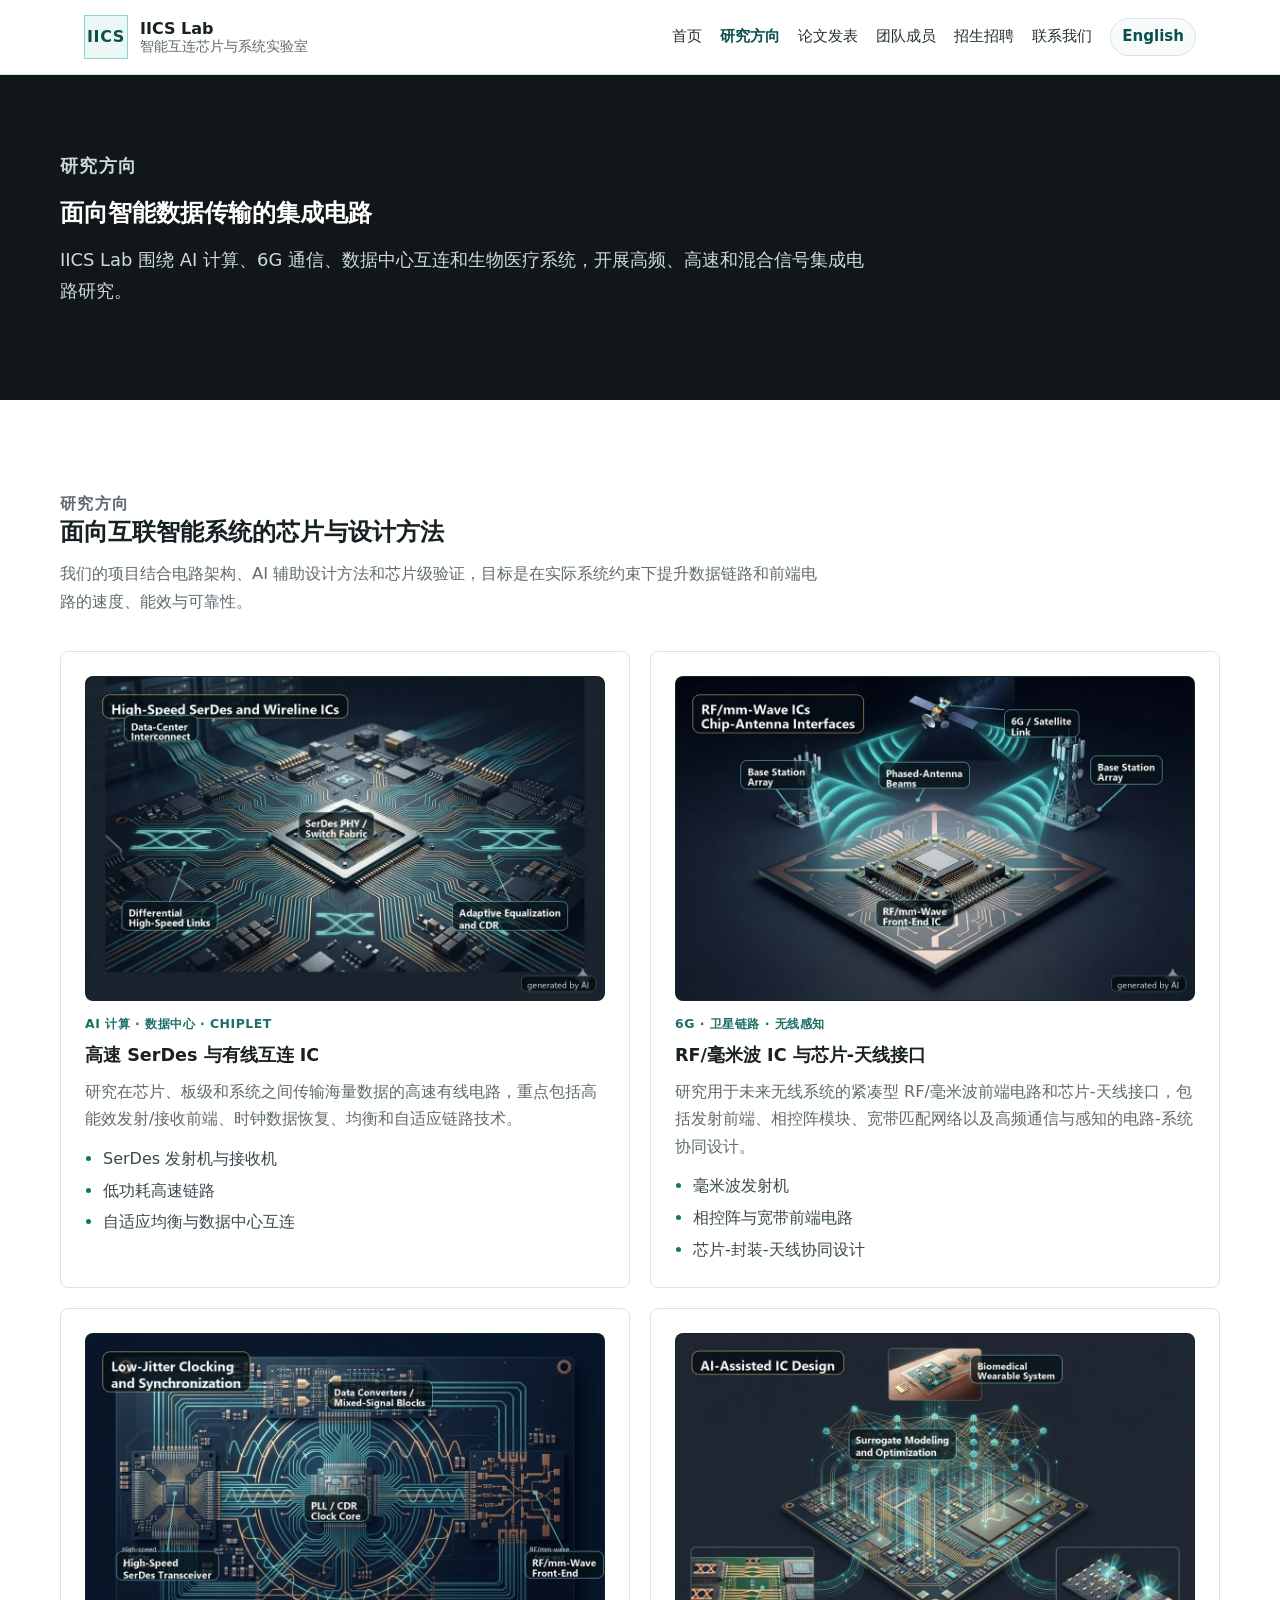
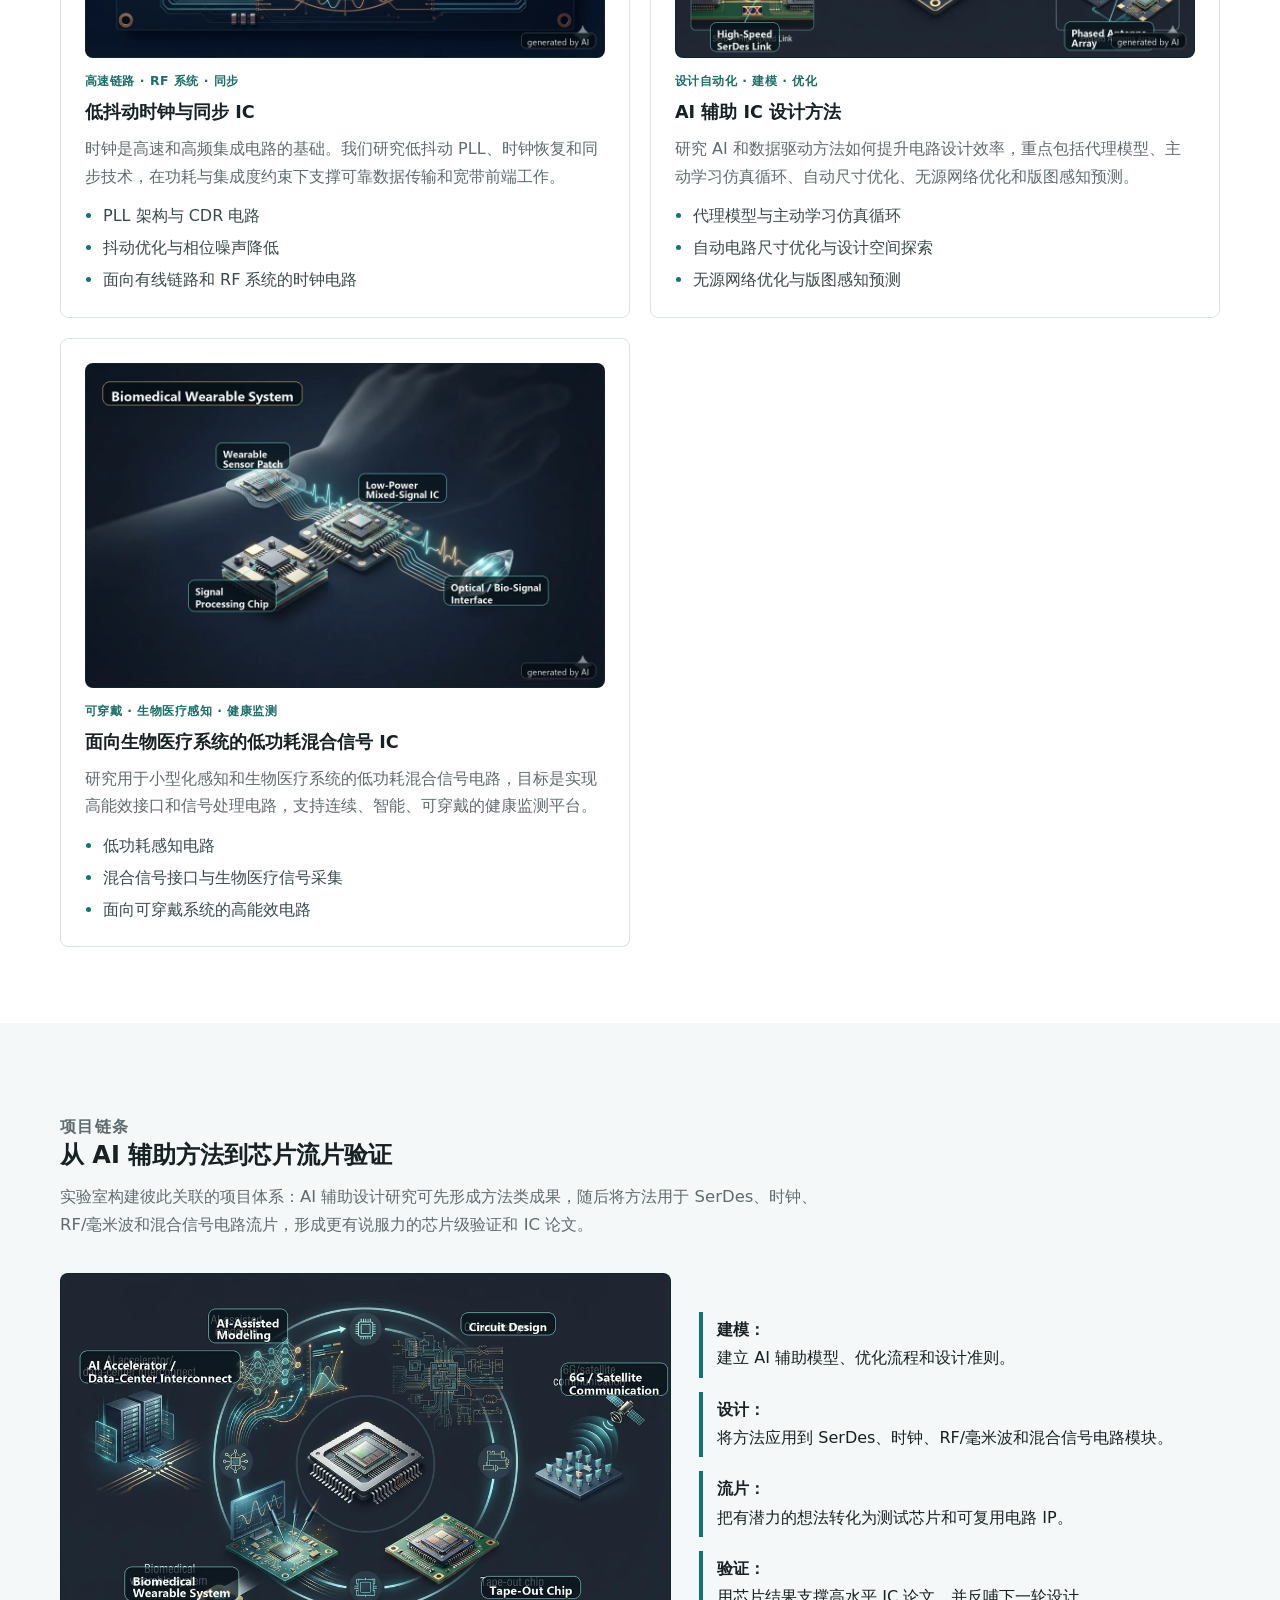
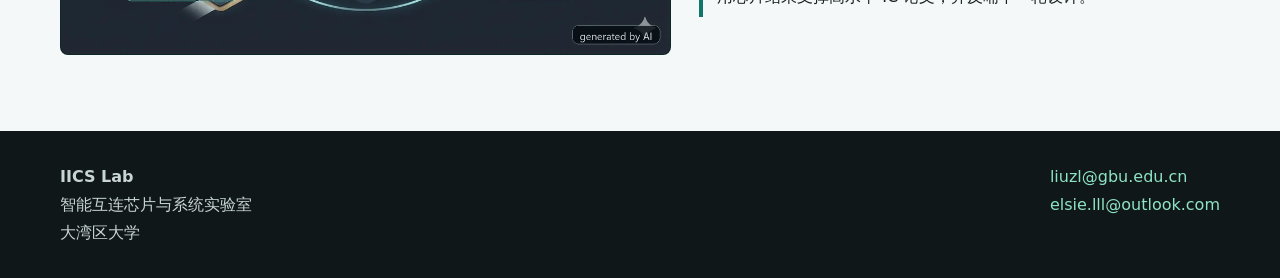
<file: zh/research.html>
<!doctype html>
<html lang="zh-CN">
<head>
  <meta charset="utf-8">
  <meta name="viewport" content="width=device-width, initial-scale=1">
  <meta name="description" content="IICS Lab 研究高速 SerDes、RF/毫米波 IC、低抖动时钟、AI 辅助 IC 设计和生物医疗混合信号 IC。">
  <title>研究方向 | IICS Lab</title>
  <link rel="alternate" hreflang="en" href="../research.html">
  <link rel="alternate" hreflang="zh-CN" href="research.html">
  <link rel="stylesheet" href="../assets/css/styles.css">
</head>
<body>
  <header class="site-header">
    <nav class="nav" aria-label="主导航">
      <a class="brand" href="index.html" aria-label="IICS Lab 首页">
        <span class="brand-mark">IICS</span>
        <span class="brand-text">
          <strong>IICS Lab</strong>
          <span>智能互连芯片与系统实验室</span>
        </span>
      </a>
      <div class="nav-links">
        <a href="index.html">首页</a>
    <a href="research.html" aria-current="page">研究方向</a>
    <a href="publications.html">论文发表</a>
    <a href="people.html">团队成员</a>
    <a href="openings.html">招生招聘</a>
    <a href="contact.html">联系我们</a>
    <a class="language-link" href="../research.html" hreflang="en">English</a>
      </div>
    </nav>
  </header>
<main>
  <section class="page-hero">
    <div class="section-inner">
      <p class="eyebrow">研究方向</p>
      <h1>面向智能数据传输的集成电路</h1>
      <p>
        IICS Lab 围绕 AI 计算、6G 通信、数据中心互连和生物医疗系统，开展高频、高速和混合信号集成电路研究。
      </p>
    </div>
  </section>

  <section class="section">
    <div class="section-inner">
      <div class="section-heading">
        <p class="kicker">研究方向</p>
        <h2>面向互联智能系统的芯片与设计方法</h2>
        <p>
          我们的项目结合电路架构、AI 辅助设计方法和芯片级验证，目标是在实际系统约束下提升数据链路和前端电路的速度、能效与可靠性。
        </p>
      </div>
      <div class="grid two research-grid">
        <article class="card research-card">
          <img class="research-visual" src="../assets/img/research-serdes.webp" alt="高速 SerDes IC 连接 AI 计算和数据中心系统" loading="lazy" decoding="async">
          <p class="card-kicker">AI 计算 &middot; 数据中心 &middot; Chiplet</p>
          <h3>高速 SerDes 与有线互连 IC</h3>
          <p>
            研究在芯片、板级和系统之间传输海量数据的高速有线电路，重点包括高能效发射/接收前端、时钟数据恢复、均衡和自适应链路技术。
          </p>
          <ul class="topic-list">
            <li>SerDes 发射机与接收机</li>
            <li>低功耗高速链路</li>
            <li>自适应均衡与数据中心互连</li>
          </ul>
        </article>
        <article class="card research-card">
          <img class="research-visual" src="../assets/img/research-rf-mmwave.webp" alt="RF 毫米波 IC 连接天线阵列、6G 系统和卫星链路" loading="lazy" decoding="async">
          <p class="card-kicker">6G &middot; 卫星链路 &middot; 无线感知</p>
          <h3>RF/毫米波 IC 与芯片-天线接口</h3>
          <p>
            研究用于未来无线系统的紧凑型 RF/毫米波前端电路和芯片-天线接口，包括发射前端、相控阵模块、宽带匹配网络以及高频通信与感知的电路-系统协同设计。
          </p>
          <ul class="topic-list">
            <li>毫米波发射机</li>
            <li>相控阵与宽带前端电路</li>
            <li>芯片-封装-天线协同设计</li>
          </ul>
        </article>
        <article class="card research-card">
          <img class="research-visual" src="../assets/img/research-clocking.webp" alt="低抖动时钟 IC 分发同步时序信号" loading="lazy" decoding="async">
          <p class="card-kicker">高速链路 &middot; RF 系统 &middot; 同步</p>
          <h3>低抖动时钟与同步 IC</h3>
          <p>
            时钟是高速和高频集成电路的基础。我们研究低抖动 PLL、时钟恢复和同步技术，在功耗与集成度约束下支撑可靠数据传输和宽带前端工作。
          </p>
          <ul class="topic-list">
            <li>PLL 架构与 CDR 电路</li>
            <li>抖动优化与相位噪声降低</li>
            <li>面向有线链路和 RF 系统的时钟电路</li>
          </ul>
        </article>
        <article class="card research-card">
          <img class="research-visual" src="../assets/img/research-ai-design.webp" alt="AI 辅助 IC 设计流程连接模型、仿真和版图预测" loading="lazy" decoding="async">
          <p class="card-kicker">设计自动化 &middot; 建模 &middot; 优化</p>
          <h3>AI 辅助 IC 设计方法</h3>
          <p>
            研究 AI 和数据驱动方法如何提升电路设计效率，重点包括代理模型、主动学习仿真循环、自动尺寸优化、无源网络优化和版图感知预测。
          </p>
          <ul class="topic-list">
            <li>代理模型与主动学习仿真循环</li>
            <li>自动电路尺寸优化与设计空间探索</li>
            <li>无源网络优化与版图感知预测</li>
          </ul>
        </article>
        <article class="card research-card">
          <img class="research-visual" src="../assets/img/research-biomedical.webp" alt="低功耗生物医疗混合信号 IC 连接可穿戴传感贴片" loading="lazy" decoding="async">
          <p class="card-kicker">可穿戴 &middot; 生物医疗感知 &middot; 健康监测</p>
          <h3>面向生物医疗系统的低功耗混合信号 IC</h3>
          <p>
            研究用于小型化感知和生物医疗系统的低功耗混合信号电路，目标是实现高能效接口和信号处理电路，支持连续、智能、可穿戴的健康监测平台。
          </p>
          <ul class="topic-list">
            <li>低功耗感知电路</li>
            <li>混合信号接口与生物医疗信号采集</li>
            <li>面向可穿戴系统的高能效电路</li>
          </ul>
        </article>
      </div>
    </div>
  </section>

  <section class="section alt">
    <div class="section-inner">
      <div class="section-heading">
        <p class="kicker">项目链条</p>
        <h2>从 AI 辅助方法到芯片流片验证</h2>
        <p>
          实验室构建彼此关联的项目体系：AI 辅助设计研究可先形成方法类成果，随后将方法用于 SerDes、时钟、RF/毫米波和混合信号电路流片，形成更有说服力的芯片级验证和 IC 论文。
        </p>
      </div>
      <div class="project-flow-layout">
        <img class="project-flow-visual" src="../assets/img/research-flow.webp" alt="AI 建模、电路设计、流片和芯片验证形成闭环" loading="lazy" decoding="async">
        <ul class="feature-list flow-list">
          <li><strong>建模：</strong>建立 AI 辅助模型、优化流程和设计准则。</li>
          <li><strong>设计：</strong>将方法应用到 SerDes、时钟、RF/毫米波和混合信号电路模块。</li>
          <li><strong>流片：</strong>把有潜力的想法转化为测试芯片和可复用电路 IP。</li>
          <li><strong>验证：</strong>用芯片结果支撑高水平 IC 论文，并反哺下一轮设计。</li>
        </ul>
      </div>
    </div>
  </section>
</main>
  <footer class="footer">
    <div class="footer-inner">
      <div>
        <strong>IICS Lab</strong><br>
        智能互连芯片与系统实验室<br>
        大湾区大学
      </div>
      <div>
        <a href="mailto:liuzl@gbu.edu.cn">liuzl@gbu.edu.cn</a><br>
        <a href="mailto:elsie.lll@outlook.com">elsie.lll@outlook.com</a>
      </div>
    </div>
  </footer>
</body>
</html>
</file>
<file: assets/css/styles.css>
:root {
  --ink: #172022;
  --muted: #5f6b6f;
  --line: #d9e2e5;
  --paper: #ffffff;
  --wash: #f5f8f8;
  --teal: #0f766e;
  --teal-dark: #0b4f4a;
  --cyan: #4bb7d8;
  --gold: #c58a1a;
  --coral: #b84a43;
  --graphite: #111719;
  --max: 1160px;
}

* {
  box-sizing: border-box;
}

html {
  scroll-behavior: smooth;
}

body {
  margin: 0;
  color: var(--ink);
  background: var(--paper);
  font-family: Inter, ui-sans-serif, system-ui, -apple-system, BlinkMacSystemFont, "Segoe UI", Arial, sans-serif;
  line-height: 1.6;
}

html[lang="zh-CN"] body {
  font-family: "Noto Sans SC", "Microsoft YaHei", "PingFang SC", Inter, ui-sans-serif, system-ui, sans-serif;
  line-height: 1.72;
}

html[lang="zh-CN"] .kicker,
html[lang="zh-CN"] .eyebrow {
  letter-spacing: 0.08em;
}

html[lang="zh-CN"] .feature-list li {
  display: grid;
  gap: 3px;
  padding-top: 6px;
  padding-bottom: 6px;
}

html[lang="zh-CN"] .feature-list li strong {
  display: block;
  line-height: 1.45;
}

html[lang="zh-CN"] .feature-list li span {
  display: block;
  color: var(--muted);
}

.email-subject {
  display: inline-block;
  max-width: 100%;
  overflow-wrap: anywhere;
  white-space: normal;
}

a {
  color: var(--teal-dark);
  text-decoration: none;
}

a:hover {
  color: var(--coral);
}

img {
  max-width: 100%;
  display: block;
}

.site-header {
  position: sticky;
  top: 0;
  z-index: 20;
  background: rgba(255, 255, 255, 0.94);
  border-bottom: 1px solid var(--line);
  backdrop-filter: blur(12px);
}

.nav {
  max-width: var(--max);
  margin: 0 auto;
  min-height: 74px;
  display: flex;
  align-items: center;
  justify-content: space-between;
  gap: 24px;
  padding: 0 24px;
}

.brand {
  display: flex;
  align-items: center;
  gap: 12px;
  color: var(--ink);
  min-width: 240px;
}

.brand-mark {
  width: 44px;
  height: 44px;
  display: grid;
  place-items: center;
  border: 1px solid #8bd6cb;
  background: #eaf7f4;
  color: var(--teal-dark);
  font-weight: 800;
  letter-spacing: 0.04em;
}

.brand-text strong,
.brand-text span {
  display: block;
  line-height: 1.2;
}

.brand-text span {
  color: var(--muted);
  font-size: 0.88rem;
}

.nav-links {
  display: flex;
  align-items: center;
  gap: 18px;
  flex-wrap: wrap;
  justify-content: flex-end;
  font-size: 0.94rem;
}

.nav-links a {
  color: #243034;
}

.nav-links a[aria-current="page"] {
  color: var(--teal-dark);
  font-weight: 700;
}

.nav-links .language-link {
  border: 1px solid var(--line);
  border-radius: 999px;
  background: #f7fbfb;
  color: var(--teal-dark);
  font-weight: 800;
  padding: 5px 11px;
}

.nav-links .language-link:hover {
  border-color: #8bd6cb;
  background: #eaf7f4;
  color: var(--teal-dark);
}

.hero {
  min-height: 68vh;
  display: grid;
  align-items: end;
  color: #f5fffd;
  background:
    linear-gradient(90deg, rgba(8, 13, 14, 0.86), rgba(8, 13, 14, 0.56) 56%, rgba(8, 13, 14, 0.38)),
    url("../img/interconnect-hero.webp") center / cover no-repeat;
}

.hero-inner {
  width: min(var(--max), 100%);
  margin: 0 auto;
  padding: 100px 24px 88px;
}

.eyebrow {
  margin: 0 0 18px;
  color: #8ee3c4;
  font-size: 0.88rem;
  font-weight: 700;
  letter-spacing: 0.12em;
  text-transform: uppercase;
}

h1,
h2,
h3 {
  margin: 0;
  line-height: 1.13;
}

.hero h1 {
  max-width: 860px;
  font-size: clamp(2.3rem, 5vw, 5.25rem);
  letter-spacing: 0;
}

.hero .cn-name {
  margin-top: 14px;
  font-size: clamp(1.28rem, 2.4vw, 2.1rem);
  color: #dff9f4;
  font-weight: 600;
}

.hero-lede {
  max-width: 760px;
  margin: 28px 0 0;
  font-size: clamp(1.03rem, 1.5vw, 1.28rem);
  color: #d8e8e8;
}

.hero-actions {
  display: flex;
  flex-wrap: wrap;
  gap: 12px;
  margin-top: 34px;
}

.button {
  display: inline-flex;
  align-items: center;
  justify-content: center;
  min-height: 44px;
  padding: 0 18px;
  border: 1px solid transparent;
  background: var(--teal);
  color: white;
  font-weight: 700;
}

.button:hover {
  color: white;
  background: var(--teal-dark);
}

.button.secondary {
  background: rgba(255, 255, 255, 0.08);
  border-color: rgba(255, 255, 255, 0.48);
}

.button.secondary:hover {
  background: rgba(255, 255, 255, 0.16);
}

.section {
  padding: 76px 24px;
}

.section.alt {
  background: var(--wash);
}

.section-inner {
  max-width: var(--max);
  margin: 0 auto;
}

.section-heading {
  max-width: 760px;
  margin-bottom: 34px;
}

.section-heading p {
  margin: 14px 0 0;
  color: var(--muted);
  font-size: 1.03rem;
}

.kicker {
  margin: 0 0 9px;
  color: var(--teal-dark);
  font-size: 0.82rem;
  font-weight: 800;
  letter-spacing: 0.12em;
  text-transform: uppercase;
}

.grid {
  display: grid;
  gap: 20px;
}

.grid.two {
  grid-template-columns: repeat(2, minmax(0, 1fr));
}

.grid.three {
  grid-template-columns: repeat(3, minmax(0, 1fr));
}

.card {
  border: 1px solid var(--line);
  background: var(--paper);
  padding: 24px;
  border-radius: 8px;
}

.card h3 {
  font-size: 1.1rem;
  margin-bottom: 10px;
}

.card p {
  margin: 0;
  color: var(--muted);
}

.card .card-kicker {
  margin: 0;
  color: #1d6f67;
  font-size: 0.78rem;
  font-weight: 800;
  letter-spacing: 0.04em;
  text-transform: uppercase;
}

.research-card {
  display: grid;
  align-content: start;
  gap: 12px;
}

.research-visual,
.project-flow-visual {
  width: 100%;
  display: block;
  aspect-ratio: 16 / 10;
  object-fit: cover;
  border: 1px solid rgba(29, 111, 103, 0.22);
  border-radius: 8px;
  background: #071314;
}

.project-flow-layout {
  display: grid;
  grid-template-columns: minmax(0, 1.08fr) minmax(280px, 0.92fr);
  gap: 28px;
  align-items: center;
}

.research-card h3 {
  margin-bottom: 0;
}

.research-card p:not(.card-kicker) {
  margin: 0;
}

.topic-list {
  display: grid;
  gap: 7px;
  margin: 2px 0 0;
  padding-left: 18px;
  color: #39494c;
  line-height: 1.55;
}

.topic-list li::marker {
  color: var(--teal);
}

.flow-list li {
  display: block;
}
.feature-list {
  display: grid;
  gap: 14px;
  margin: 0;
  padding: 0;
  list-style: none;
}

.feature-list li {
  border-left: 4px solid var(--teal);
  padding: 2px 0 2px 14px;
}

.split {
  display: grid;
  grid-template-columns: minmax(0, 0.9fr) minmax(0, 1.1fr);
  gap: 34px;
  align-items: start;
}

.home-pi-section {
  grid-template-columns: minmax(0, 215px) minmax(0, 1fr);
  gap: 24px;
}

.pi-photo {
  width: min(300px, 100%);
  border: 1px solid var(--line);
  background: #edf4f3;
}

.home-pi-media {
  display: grid;
  gap: 14px;
  justify-items: start;
  align-self: start;
}

.home-pi-photo {
  width: min(200px, 100%);
}

.home-contact {
  max-width: 215px;
}

.bio-block h2 {
  margin-bottom: 8px;
}

.bio-meta {
  color: var(--muted);
  margin: 0 0 18px;
}


.profile-layout {
  display: grid;
  grid-template-columns: minmax(190px, 250px) minmax(0, 1fr);
  gap: 36px;
  align-items: start;
}

.profile-sidebar {
  display: grid;
  gap: 16px;
}

.profile-photo {
  width: min(240px, 100%);
}

.profile-contact {
  display: grid;
  gap: 9px;
  color: var(--muted);
  font-size: 0.94rem;
  line-height: 1.55;
}

.profile-contact a {
  color: #1d6f67;
  font-weight: 700;
  overflow-wrap: anywhere;
}

.profile-contact span {
  display: block;
}

.profile-summary h2 {
  margin-bottom: 8px;
}

.profile-points {
  display: grid;
  gap: 12px;
  margin: 22px 0 0;
  padding: 18px 0;
  border-top: 1px solid var(--line);
  border-bottom: 1px solid var(--line);
  list-style: none;
}

.profile-points li {
  border-left: 4px solid var(--teal);
  padding: 2px 0 2px 14px;
  color: #2c3a3d;
  line-height: 1.65;
}

.profile-points strong {
  color: var(--ink);
}

.profile-full {
  grid-column: 2;
  max-width: none;
  margin-top: 22px;
}

.profile-full h3 {
  font-size: 1.35rem;
  margin-bottom: 14px;
}

.profile-full p {
  margin: 0;
}

.profile-full p + p {
  margin-top: 16px;
}

.bio-links {
  display: flex;
  flex-wrap: wrap;
  gap: 10px;
  margin-top: 20px;
}

.tag {
  display: inline-flex;
  align-items: center;
  min-height: 32px;
  padding: 0 10px;
  border: 1px solid var(--line);
  background: #f7fbfb;
  color: #2c3a3d;
  font-size: 0.9rem;
}

.news-list,
.pub-list {
  display: grid;
  gap: 16px;
  margin: 0;
  padding: 0;
  list-style: none;
}

.news-item,
.pub-item {
  border-top: 1px solid var(--line);
  padding-top: 16px;
}

.news-date {
  color: var(--gold);
  font-weight: 800;
  font-size: 0.88rem;
}

.pub-item strong {
  color: var(--ink);
}

.pub-authors {
  color: #2c3a3d;
  line-height: 1.55;
}

.pub-authors strong {
  color: var(--ink);
  font-weight: 800;
}

.pub-title {
  color: var(--ink);
  font-weight: 700;
  line-height: 1.55;
  margin-top: 4px;
}

.pub-meta {
  color: var(--muted);
  margin-top: 4px;
}

.page-hero {
  background: var(--graphite);
  color: white;
  padding: 76px 24px;
}

.page-hero .section-inner {
  max-width: var(--max);
}

.page-hero p {
  max-width: 820px;
  color: #cddada;
  font-size: 1.12rem;
}

.contact-panel {
  border: 1px solid var(--line);
  background: #f7fbfb;
  padding: 28px;
  border-radius: 8px;
}

.footer {
  background: #101719;
  color: #c8d5d5;
  padding: 32px 24px;
}

.footer-inner {
  max-width: var(--max);
  margin: 0 auto;
  display: flex;
  justify-content: space-between;
  gap: 24px;
  flex-wrap: wrap;
}

.footer a {
  color: #8ee3c4;
}

@media (max-width: 900px) {
  .nav {
    align-items: flex-start;
    flex-direction: column;
    padding: 16px 20px;
    gap: 14px;
  }

  .nav-links {
    justify-content: flex-start;
    gap: 13px;
  }

  .grid.two,
  .grid.three,
  .split,
  .profile-layout {
    grid-template-columns: 1fr;
  }

  .profile-full {
    grid-column: 1;
  }

  .project-flow-layout {
    grid-template-columns: 1fr;
  }

  .hero {
    min-height: 72vh;
  }

  .hero-inner {
    padding: 84px 20px 64px;
  }

  .section {
    padding: 58px 20px;
  }
}

@media (max-width: 560px) {
  .brand {
    min-width: 0;
  }

  .brand-mark {
    width: 38px;
    height: 38px;
    font-size: 0.78rem;
  }

  .nav-links {
    font-size: 0.88rem;
  }

  .hero-actions {
    flex-direction: column;
  }

  .button {
    width: 100%;
  }
}
</file>
